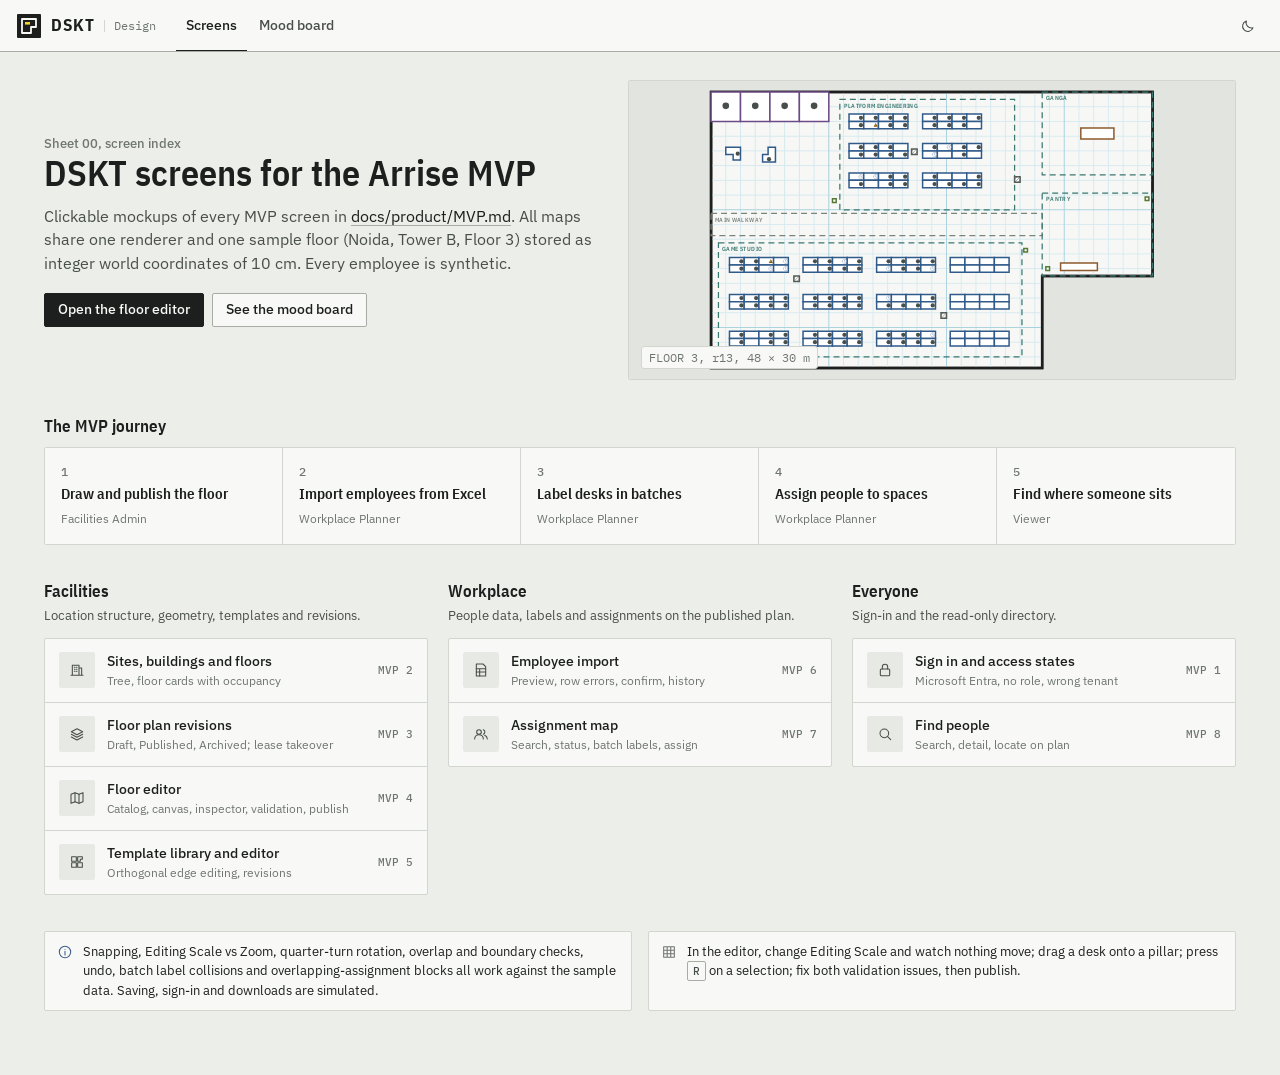
<file: design/index.html>
<!doctype html>
<html lang="en">
<head>
<meta charset="utf-8">
<meta name="viewport" content="width=device-width, initial-scale=1, viewport-fit=cover">
<title>DSKT Screen Atlas</title>
<link rel="stylesheet" href="assets/dskt.css">
<style>
  .hero { display: grid; grid-template-columns: minmax(0, 1fr) minmax(0, 1.1fr); gap: 32px; align-items: center; margin-bottom: 36px; }
  @media (max-width: 900px) { .hero { grid-template-columns: minmax(0, 1fr); } }
  .hero h1 { font-size: 36px; line-height: 1.08; }
  .hero .lede { font-size: 15.5px; color: var(--ink-2); max-width: 56ch; margin-top: 12px; }
  .hero-map { height: 300px; border: 1px solid var(--line); border-radius: var(--r-2); background: var(--canvas); overflow: hidden; position: relative; }
  .hero-map svg { width: 100%; height: 100%; display: block; }
  .hero-map .cap { position: absolute; left: 12px; bottom: 10px; font: 400 11.5px var(--f-mono); color: var(--ink-3); background: var(--surface); padding: 3px 7px; border-radius: 3px; border: 1px solid var(--line); }
  .journey { display: grid; grid-template-columns: repeat(5, minmax(0, 1fr)); gap: 0; border: 1px solid var(--line); border-radius: var(--r-2); background: var(--surface); overflow: hidden; }
  @media (max-width: 900px) { .journey { grid-template-columns: minmax(0, 1fr); } }
  .journey a { padding: 16px; border-right: 1px solid var(--line); text-decoration: none; color: var(--ink); display: flex; flex-direction: column; gap: 6px; }
  .journey a:last-child { border-right: 0; }
  .journey a:hover { background: var(--surface-2); }
  @media (max-width: 900px) { .journey a { border-right: 0; border-bottom: 1px solid var(--line); } .journey a:last-child { border-bottom: 0; } }
  .journey .step { font: 500 12px var(--f-mono); color: var(--ink-3); }
  .journey .who { font-size: 12px; color: var(--ink-3); }
  .journey b { font: 600 15px/1.25 var(--f-cond); }
  .groups { display: grid; grid-template-columns: repeat(3, minmax(0, 1fr)); gap: 20px; margin-top: 36px; }
  @media (max-width: 1000px) { .groups { grid-template-columns: minmax(0, 1fr); } }
  .group h2 { font-size: 17px; display: flex; gap: 8px; align-items: center; margin-bottom: 4px; }
  .group > p { color: var(--ink-2); font-size: 13px; margin-bottom: 12px; }
  .screen { display: grid; grid-template-columns: 36px minmax(0, 1fr) auto; gap: 12px; align-items: center; padding: 12px 14px; border-bottom: 1px solid var(--line); text-decoration: none; color: var(--ink); }
  .screen:last-child { border-bottom: 0; }
  .screen:hover { background: var(--surface-2); }
  .screen .ib { width: 36px; height: 36px; border-radius: var(--r-1); background: var(--surface-2); display: grid; place-items: center; color: var(--ink-2); }
  .screen b { display: block; font-weight: 500; }
  .screen small { display: block; color: var(--ink-3); font-size: 12px; }
  .screen .mvp { font: 500 11px var(--f-mono); color: var(--ink-3); }
  .foot { margin-top: 36px; display: grid; grid-template-columns: repeat(auto-fit, minmax(280px, 1fr)); gap: 16px; }
</style>
</head>
<body>
  <header class="topbar">
    <a class="brand" href="index.html" aria-label="DSKT home">
      <svg class="brand-mark" viewBox="0 0 26 26" aria-hidden="true"><rect class="bm-bg" x="1" y="1" width="24" height="24" rx="1"/><path class="bm-line" d="M6 6h14v8h-5v6H6z"/><rect class="bm-desk" x="9" y="9" width="5" height="2.6"/></svg>
      <span class="brand-name">DSKT</span><span class="brand-org">Design</span>
    </a>
    <nav class="nav" aria-label="Design pages"><div class="nav-group"><a href="index.html" aria-current="page">Screens</a><a href="moodboard.html">Mood board</a></div></nav>
    <div class="topbar-end"><button class="btn btn-ghost btn-icon" data-theme-toggle aria-label="Switch light or dark theme"><svg class="ico"><use href="#i-moon"/></svg></button></div>
  </header>

  <main class="page">
    <div class="hero">
      <div>
        <span class="eyebrow">Sheet 00, screen index</span>
        <h1>DSKT screens for the Arrise MVP</h1>
        <p class="lede">Clickable mockups of every MVP screen in <a href="../docs/product/MVP.md">docs/product/MVP.md</a>. All maps share one renderer and one sample floor (Noida, Tower B, Floor 3) stored as integer world coordinates of 10 cm. Every employee is synthetic.</p>
        <div class="row" style="margin-top:18px"><a class="btn btn-primary" href="editor.html">Open the floor editor</a><a class="btn" href="moodboard.html">See the mood board</a></div>
      </div>
      <div class="hero-map"><svg id="hero" aria-label="Floor 3 published plan" role="img"></svg><span class="cap">FLOOR 3, r13, 48 × 30 m</span></div>
    </div>

    <h2 style="font-size:17px;margin-bottom:10px">The MVP journey</h2>
    <div class="journey">
      <a href="editor.html"><span class="step">1</span><b>Draw and publish the floor</b><span class="who">Facilities Admin</span></a>
      <a href="import.html"><span class="step">2</span><b>Import employees from Excel</b><span class="who">Workplace Planner</span></a>
      <a href="assign.html"><span class="step">3</span><b>Label desks in batches</b><span class="who">Workplace Planner</span></a>
      <a href="assign.html"><span class="step">4</span><b>Assign people to spaces</b><span class="who">Workplace Planner</span></a>
      <a href="people.html"><span class="step">5</span><b>Find where someone sits</b><span class="who">Viewer</span></a>
    </div>

    <div class="groups">
      <section class="group">
        <h2>Facilities</h2><p>Location structure, geometry, templates and revisions.</p>
        <div class="panel">
          <a class="screen" href="locations.html"><span class="ib"><svg class="ico"><use href="#i-building"/></svg></span><span><b>Sites, buildings and floors</b><small>Tree, floor cards with occupancy</small></span><span class="mvp">MVP 2</span></a>
          <a class="screen" href="revisions.html"><span class="ib"><svg class="ico"><use href="#i-layers"/></svg></span><span><b>Floor plan revisions</b><small>Draft, Published, Archived; lease takeover</small></span><span class="mvp">MVP 3</span></a>
          <a class="screen" href="editor.html"><span class="ib"><svg class="ico"><use href="#i-map"/></svg></span><span><b>Floor editor</b><small>Catalog, canvas, inspector, validation, publish</small></span><span class="mvp">MVP 4</span></a>
          <a class="screen" href="templates.html"><span class="ib"><svg class="ico"><use href="#i-template"/></svg></span><span><b>Template library and editor</b><small>Orthogonal edge editing, revisions</small></span><span class="mvp">MVP 5</span></a>
        </div>
      </section>
      <section class="group">
        <h2>Workplace</h2><p>People data, labels and assignments on the published plan.</p>
        <div class="panel">
          <a class="screen" href="import.html"><span class="ib"><svg class="ico"><use href="#i-sheet"/></svg></span><span><b>Employee import</b><small>Preview, row errors, confirm, history</small></span><span class="mvp">MVP 6</span></a>
          <a class="screen" href="assign.html"><span class="ib"><svg class="ico"><use href="#i-users"/></svg></span><span><b>Assignment map</b><small>Search, status, batch labels, assign</small></span><span class="mvp">MVP 7</span></a>
        </div>
      </section>
      <section class="group">
        <h2>Everyone</h2><p>Sign-in and the read-only directory.</p>
        <div class="panel">
          <a class="screen" href="signin.html"><span class="ib"><svg class="ico"><use href="#i-lock"/></svg></span><span><b>Sign in and access states</b><small>Microsoft Entra, no role, wrong tenant</small></span><span class="mvp">MVP 1</span></a>
          <a class="screen" href="people.html"><span class="ib"><svg class="ico"><use href="#i-search"/></svg></span><span><b>Find people</b><small>Search, detail, locate on plan</small></span><span class="mvp">MVP 8</span></a>
        </div>
      </section>
    </div>

    <div class="foot">
      <div class="callout info"><svg class="ico"><use href="#i-info"/></svg><div>Snapping, Editing Scale vs Zoom, quarter-turn rotation, overlap and boundary checks, undo, batch label collisions and overlapping-assignment blocks all work against the sample data. Saving, sign-in and downloads are simulated.</div></div>
      <div class="callout"><svg class="ico"><use href="#i-grid"/></svg><div>In the editor, change Editing Scale and watch nothing move; drag a desk onto a pillar; press <kbd>R</kbd> on a selection; fix both validation issues, then publish.</div></div>
    </div>
  </main>

<script src="assets/dskt.js"></script>
<script>
  const svg = DSKT.setupMap(document.getElementById("hero"));
  const view = DSKT.MapView(svg, { panGate: () => true });
  DSKT.renderFloor(svg, { mode: "workplace", placements: DSKT.PLACEMENTS, status: (p) => DSKT.spaceStatus(p) });
  requestAnimationFrame(() => { view.fit(undefined, 12); DSKT.renderGrid(svg, view, 16); });
</script>
</body>
</html>
</file>
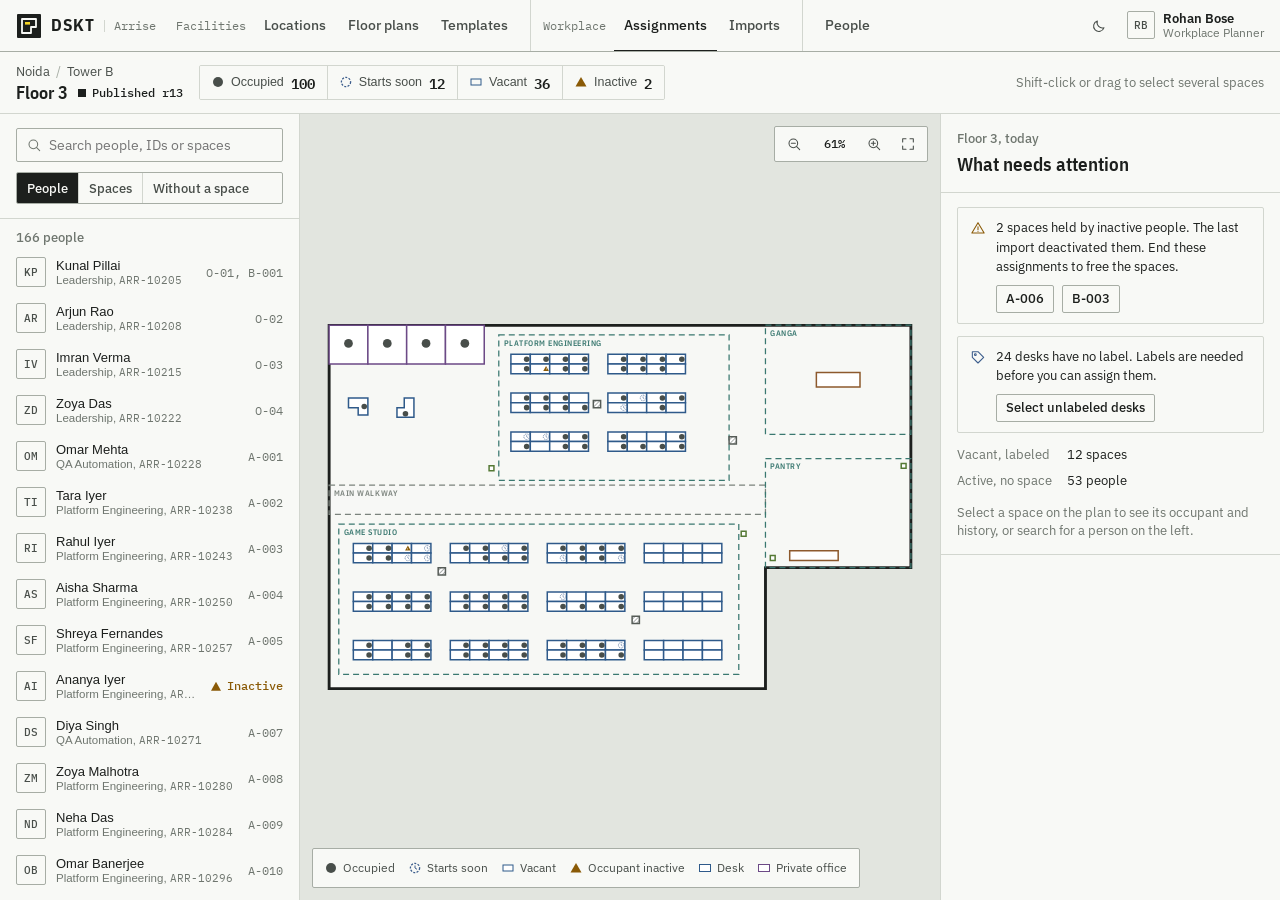
<file: design/assign.html>
<!doctype html>
<html lang="en">
<head>
<meta charset="utf-8">
<meta name="viewport" content="width=device-width, initial-scale=1, viewport-fit=cover">
<title>Floor 3 Assignments</title>
<link rel="stylesheet" href="assets/dskt.css">
<style>
  .floor-bar { display: flex; align-items: center; gap: 16px; flex-wrap: wrap; padding: 10px 16px; background: var(--surface); border-bottom: 1px solid var(--line); }
  .floor-bar h1 { font-size: 18px; display: flex; align-items: center; gap: 10px; }
  .floor-pick { display: flex; align-items: center; gap: 6px; }
  .floor-pick select { height: 30px; }
  .stats { display: flex; gap: 0; border: 1px solid var(--line); border-radius: var(--r-2); overflow: hidden; }
  .stat { display: flex; align-items: center; gap: 7px; padding: 5px 12px; border: 0; border-right: 1px solid var(--line); font-size: 12.5px; color: var(--ink-2); background: var(--surface); cursor: pointer; }
  .stat:last-child { border-right: 0; }
  .stat b { font: 600 14px var(--f-mono); color: var(--ink); }
  .stat[aria-pressed="true"] { background: var(--accent-soft); color: var(--accent); }
  .stat[aria-pressed="true"] b { color: var(--accent); }
  .glyph { width: 12px; height: 12px; flex: none; }

  .workspace { grid-template-columns: 300px minmax(0, 1fr) 340px; }
  .res { display: grid; grid-template-columns: 30px minmax(0, 1fr) auto; gap: 10px; align-items: center; padding: 8px 16px; width: 100%; border: 0; background: none; text-align: left; cursor: pointer; color: var(--ink); }
  .res:hover, .res[aria-selected="true"] { background: var(--surface-2); }
  .res b { display: block; font-weight: 500; font-size: 13px; white-space: nowrap; overflow: hidden; text-overflow: ellipsis; }
  .res small { display: block; font-size: 11.5px; color: var(--ink-3); white-space: nowrap; overflow: hidden; text-overflow: ellipsis; }
  .res .avatar { width: 30px; height: 30px; }
  .space-ico { width: 30px; height: 30px; border-radius: var(--r-1); display: grid; place-items: center; border: 1.5px solid var(--cat-desk); font: 600 9px var(--f-mono); color: var(--ink-2); }
  .res-group { padding: 10px 16px 4px; }

  .drawer-head { padding: 16px; border-bottom: 1px solid var(--line); display: flex; flex-direction: column; gap: 6px; }
  .drawer-head h2 { font: 500 22px var(--f-mono); }
  .occupant { display: grid; grid-template-columns: 40px minmax(0, 1fr); gap: 12px; align-items: center; }
  .occupant .avatar { width: 40px; height: 40px; font-size: 13px; }
  .timeline { list-style: none; margin: 0; padding: 0; display: flex; flex-direction: column; }
  .timeline li { display: grid; grid-template-columns: 14px minmax(0, 1fr); gap: 10px; padding-bottom: 12px; position: relative; font-size: 13px; }
  .timeline li::before { content: ""; position: absolute; left: 6px; top: 14px; bottom: 0; width: 1px; background: var(--line); }
  .timeline li:last-child::before { display: none; }
  .timeline .dot { width: 13px; height: 13px; border-radius: 50%; border: 2px solid var(--ink-3); background: var(--surface); margin-top: 3px; }
  .timeline .dot.now { border-color: var(--ok); background: var(--ok); }
  .timeline .dot.next { border-color: var(--info); border-style: dashed; }
  .combo-list { border: 1px solid var(--line); border-radius: var(--r-1); max-height: 180px; overflow: auto; }
  .combo-list button { display: flex; width: 100%; gap: 8px; align-items: center; padding: 7px 10px; border: 0; border-bottom: 1px solid var(--line); background: var(--surface); text-align: left; cursor: pointer; color: var(--ink); font-size: 13px; }
  .combo-list button:last-child { border-bottom: 0; }
  .combo-list button:hover, .combo-list button[aria-selected="true"] { background: var(--accent-soft); }
  .two { display: grid; grid-template-columns: 1fr 1fr; gap: 10px; }
  .label-preview { max-height: 260px; overflow: auto; border: 1px solid var(--line); border-radius: var(--r-1); }
  .label-preview table.data td, .label-preview table.data th { padding: 6px 10px; }
  .legend-card { left: 12px; bottom: 12px; padding: 10px 12px; }
  .zoom-card { right: 12px; top: 12px; display: flex; padding: 3px; gap: 2px; align-items: center; }
  .zoom-card output { font: 500 12px var(--f-mono); min-width: 44px; text-align: center; }
  .sel-bar { top: 12px; left: 50%; transform: translateX(-50%); padding: 6px 6px 6px 14px; display: flex; gap: 12px; align-items: center; font-size: 13px; white-space: nowrap; }
</style>
</head>
<body>
<div class="app">
  <header class="topbar">
    <a class="brand" href="index.html" aria-label="DSKT home">
      <svg class="brand-mark" viewBox="0 0 26 26" aria-hidden="true"><rect class="bm-bg" x="1" y="1" width="24" height="24" rx="1"/><path class="bm-line" d="M6 6h14v8h-5v6H6z"/><rect class="bm-desk" x="9" y="9" width="5" height="2.6"/></svg>
      <span class="brand-name">DSKT</span><span class="brand-org">Arrise</span>
    </a>
    <nav class="nav" aria-label="Primary">
      <div class="nav-group"><span class="nav-group-label">Facilities</span><a href="locations.html">Locations</a><a href="revisions.html">Floor plans</a><a href="templates.html">Templates</a></div>
      <div class="nav-group"><span class="nav-group-label">Workplace</span><a href="assign.html" aria-current="page">Assignments</a><a href="import.html">Imports</a></div>
      <div class="nav-group"><a href="people.html">People</a></div>
    </nav>
    <div class="topbar-end">
      <button class="btn btn-ghost btn-icon" data-theme-toggle aria-label="Switch light or dark theme"><svg class="ico"><use href="#i-moon"/></svg></button>
      <div class="user"><span class="avatar">RB</span><div class="user-meta"><b>Rohan Bose</b><span>Workplace Planner</span></div></div>
    </div>
  </header>

  <div class="floor-bar desktop-only">
    <div>
      <div class="crumbs" style="margin:0 0 2px"><a href="locations.html">Noida</a><span class="sep">/</span><a href="locations.html">Tower B</a></div>
      <h1>Floor 3 <span class="badge published">Published r13</span></h1>
    </div>
    <div class="stats" role="group" aria-label="Filter spaces by status" id="stats"></div>
    <div class="spacer"></div>
    <span class="subtle" style="font-size:12.5px">Shift-click or drag to select several spaces</span>
  </div>

  <div class="workspace desktop-only">
    <aside class="side" aria-label="Search people and spaces">
      <div class="side-section stack" style="gap:10px">
        <div class="search"><svg class="ico"><use href="#i-search"/></svg><input class="input" id="q" type="search" placeholder="Search people, IDs or spaces" aria-label="Search people, employee IDs or space labels" autocomplete="off"></div>
        <div class="seg" role="group" aria-label="Result type" id="kind">
          <button data-kind="people" aria-pressed="true">People</button><button data-kind="spaces" aria-pressed="false">Spaces</button><button data-kind="unassigned" aria-pressed="false">Without a space</button>
        </div>
      </div>
      <div class="side-scroll" id="results" role="listbox" aria-label="Results"></div>
    </aside>

    <main class="canvas-wrap" aria-label="Floor 3 assignment map. Space details appear in the panel on the right.">
      <svg class="map" id="map" role="img" aria-label="Floor 3 published plan with assignment status"></svg>
      <div class="floating zoom-card">
        <button class="btn btn-ghost btn-icon btn-sm" id="zoom-out" aria-label="Zoom out"><svg class="ico"><use href="#i-zoomOut"/></svg></button>
        <output id="zoom-val">100%</output>
        <button class="btn btn-ghost btn-icon btn-sm" id="zoom-in" aria-label="Zoom in"><svg class="ico"><use href="#i-zoomIn"/></svg></button>
        <button class="btn btn-ghost btn-icon btn-sm" id="zoom-fit" aria-label="Fit floor"><svg class="ico"><use href="#i-fit"/></svg></button>
      </div>
      <div class="floating sel-bar" id="sel-bar" hidden>
        <span><b id="sel-n">0</b> spaces selected</span>
        <button class="btn btn-sm btn-primary" id="open-label"><svg class="ico"><use href="#i-tag"/></svg> Label spaces</button>
        <button class="btn btn-sm btn-ghost" id="clear-sel">Clear</button>
      </div>
      <div class="floating legend-card">
        <div class="legend">
          <span><svg class="glyph" viewBox="0 0 12 12"><circle cx="6" cy="6" r="5" fill="var(--ink-2)"/></svg>Occupied</span>
          <span><svg class="glyph" viewBox="0 0 12 12"><circle cx="6" cy="6" r="4.6" fill="none" stroke="var(--info)" stroke-dasharray="2 1.4" stroke-width="1.3"/><path d="M6 3.5V6l2 1.3" stroke="var(--info)" fill="none"/></svg>Starts soon</span>
          <span><svg class="glyph" viewBox="0 0 12 12"><rect x="1" y="3" width="10" height="6" fill="var(--el-fill)" stroke="var(--cat-desk)"/></svg>Vacant</span>
          <span><svg class="glyph" viewBox="0 0 12 12"><path d="M6 1 11.5 10.5H.5z" fill="var(--warn)"/></svg>Occupant inactive</span>
          <span><span class="swatch" style="color:var(--cat-desk)"></span>Desk</span>
          <span><span class="swatch" style="color:var(--cat-office)"></span>Private office</span>
        </div>
      </div>
      <div class="tip" id="tip" hidden></div>
    </main>

    <aside class="side right" aria-label="Details" id="drawer"></aside>
  </div>

  <div class="desktop-only-msg">
    <div class="stack" style="max-width:420px;text-align:center;align-items:center">
      <h2>Assignments need a larger screen</h2>
      <p class="muted">Assigning and labeling spaces works on desktop and laptop screens. On this device you can <a href="people.html">look someone up</a>.</p>
    </div>
  </div>
</div>

<div class="scrim" id="label-dialog" hidden>
  <div class="dialog" role="dialog" aria-modal="true" aria-labelledby="lbl-title" style="width:min(620px,100%)">
    <div class="dialog-head"><h2 id="lbl-title">Label <span id="lbl-n">0</span> spaces</h2><p class="muted" style="margin-top:4px">Labels apply together or not at all.</p></div>
    <div class="dialog-body">
      <div class="two">
        <div class="field"><label for="lbl-prefix">Prefix</label><input class="input mono" id="lbl-prefix" value="B-"></div>
        <div class="field"><label for="lbl-start">Starting number</label><input class="input mono" id="lbl-start" type="number" min="0" value="73"><span class="hint">B-001 to B-072 already exist</span></div>
        <div class="field"><label for="lbl-width">Digits</label><input class="input mono" id="lbl-width" type="number" min="1" max="6" value="3"><span class="hint">3 digits → 073</span></div>
        <div class="field"><label for="lbl-order">Order</label>
          <select class="input" id="lbl-order">
            <option value="rows">Rows, left to right</option>
            <option value="snake">Rows, alternating direction</option>
            <option value="cols">Columns, top to bottom</option>
          </select></div>
      </div>
      <div id="lbl-status"></div>
      <div class="label-preview"><table class="data"><thead><tr><th>#</th><th>Current</th><th>New label</th><th>Status</th></tr></thead><tbody id="lbl-rows"></tbody></table></div>
    </div>
    <div class="dialog-foot">
      <button class="btn" id="lbl-cancel">Cancel</button>
      <button class="btn btn-primary" id="lbl-apply">Apply labels</button>
    </div>
  </div>
</div>

<script src="assets/dskt.js"></script>
<script>
(function () {
  const D = DSKT, T = D.TEMPLATES;
  const $ = (id) => document.getElementById(id);
  const svg = D.setupMap($("map"));
  const placements = D.PLACEMENTS.map((p) => ({ ...p }));
  let assignments = D.ASSIGNMENTS.map((a) => ({ ...a }));
  const spaces = () => placements.filter((p) => T[p.tpl].assignable);
  const byId = (id) => placements.find((p) => p.id === id);
  const status = (p) => D.spaceStatus(p, assignments);
  const fmt = (d) => new Date(d + "T00:00:00Z").toLocaleDateString("en-GB", { day: "numeric", month: "short", year: "numeric", timeZone: "UTC" });
  const TODAY = "2026-10-06";

  let selected = new Set(), filter = null, kind = "people", focusEmp = null, highlight = new Set();

  const view = D.MapView(svg, { onChange: () => ($("zoom-val").textContent = view.zoomPercent() + "%"), panGate: (e) => !e.target.closest(".hit") && !e.shiftKey });
  function draw() {
    D.renderFloor(svg, {
      mode: "workplace", placements, selected, highlight, status,
      dim: (p) => filter && T[p.tpl].assignable && status(p).state !== filter,
    });
    $("sel-bar").hidden = selected.size < 2;
    $("sel-n").textContent = selected.size;
  }

  /* ---------- stats / filters ---------- */
  const STATES = [
    ["occupied", "Occupied", '<circle cx="6" cy="6" r="5" fill="var(--ink-2)"/>'],
    ["future", "Starts soon", '<circle cx="6" cy="6" r="4.6" fill="none" stroke="var(--info)" stroke-dasharray="2 1.4" stroke-width="1.3"/>'],
    ["vacant", "Vacant", '<rect x="1" y="3" width="10" height="6" fill="none" stroke="var(--cat-desk)"/>'],
    ["inactive", "Inactive", '<path d="M6 1 11.5 10.5H.5z" fill="var(--warn)"/>'],
  ];
  function renderStats() {
    const c = { occupied: 0, future: 0, vacant: 0, inactive: 0 };
    spaces().forEach((p) => c[status(p).state]++);
    $("stats").innerHTML = STATES.map(([k, l, g]) => `<button class="stat" data-f="${k}" aria-pressed="${filter === k}"><svg class="glyph" viewBox="0 0 12 12">${g}</svg>${l} <b>${c[k]}</b></button>`).join("");
  }
  $("stats").addEventListener("click", (e) => {
    const b = e.target.closest("[data-f]"); if (!b) return;
    filter = filter === b.dataset.f ? null : b.dataset.f;
    renderStats(); draw();
    if (filter) { kind = "spaces"; syncKind(); renderResults(); }
  });

  /* ---------- search results ---------- */
  function syncKind() { document.querySelectorAll("#kind button").forEach((b) => b.setAttribute("aria-pressed", b.dataset.kind === kind)); }
  $("kind").addEventListener("click", (e) => { const b = e.target.closest("[data-kind]"); if (!b) return; kind = b.dataset.kind; syncKind(); renderResults(); });
  $("q").addEventListener("input", renderResults);
  function assignmentsOf(empId) { return assignments.filter((a) => a.emp === empId); }
  function renderResults() {
    const q = $("q").value.trim().toLowerCase();
    let html = "";
    if (kind === "spaces") {
      const list = spaces().filter((p) => (!filter || status(p).state === filter) && (!q || (p.label || "unlabeled").toLowerCase().includes(q) || (status(p).emp && status(p).emp.name.toLowerCase().includes(q))));
      html = `<div class="res-group eyebrow">${list.length} spaces</div>` + list.slice(0, 120).map((p) => {
        const s = status(p);
        const sub = s.state === "vacant" ? "Vacant" : s.state === "future" ? `${s.emp.name}, from ${fmt(s.a.start)}` : s.state === "inactive" ? `${s.emp.name}, inactive` : s.emp.name;
        return `<button class="res" role="option" data-space="${p.id}" aria-selected="${selected.has(p.id)}"><span class="space-ico" style="border-color:var(--cat-${T[p.tpl].color})">${p.tpl === "office" ? "OFF" : "DSK"}</span><span><b class="mono">${p.label || "Unlabeled"}</b><small>${D.esc(sub)}</small></span>${s.state === "inactive" ? '<span class="badge warn">Inactive</span>' : ""}</button>`;
      }).join("");
    } else {
      const people = D.PEOPLE.filter((e) => {
        const has = assignmentsOf(e.id).length > 0;
        if (kind === "unassigned" && (has || e.status === "Inactive")) return false;
        return !q || e.name.toLowerCase().includes(q) || e.id.toLowerCase().includes(q) || e.teamName.toLowerCase().includes(q);
      });
      html = `<div class="res-group eyebrow">${people.length} ${kind === "unassigned" ? "active people without a space" : "people"}</div>` + people.slice(0, 120).map((e) => {
        const as = assignmentsOf(e.id);
        const where = as.map((a) => byId(a.pid).label + (a.state === "future" ? " (soon)" : "")).join(", ");
        return `<button class="res" role="option" data-emp="${e.id}" aria-selected="${focusEmp === e.id}"><span class="avatar">${D.initials(e.name)}</span><span><b>${D.esc(e.name)}</b><small>${e.teamName}, <span class="mono">${e.id}</span></small></span>${e.status === "Inactive" ? '<span class="badge warn">Inactive</span>' : `<span class="mono subtle" style="font-size:12px">${where || "None"}</span>`}</button>`;
      }).join("");
    }
    $("results").innerHTML = html;
  }
  $("results").addEventListener("click", (e) => {
    const s = e.target.closest("[data-space]"), p = e.target.closest("[data-emp]");
    if (s) { selected = new Set([s.dataset.space]); focusEmp = null; highlight = new Set(); zoomTo([s.dataset.space]); showSpace(s.dataset.space); }
    if (p) {
      focusEmp = p.dataset.emp; selected = new Set();
      const ids = assignmentsOf(focusEmp).map((a) => a.pid);
      highlight = new Set(ids);
      if (ids.length) zoomTo(ids);
      showEmployee(focusEmp);
    }
    draw(); renderResults();
  });
  function zoomTo(ids) {
    const b = D.bbox(ids.flatMap((id) => D.worldPoly(byId(id))));
    view.fit({ minX: b.minX - 40, maxX: b.maxX + 40, minY: b.minY - 30, maxY: b.maxY + 30 }, 0);
  }

  /* ---------- map interaction ---------- */
  let marquee = null;
  svg.addEventListener("pointerdown", (e) => {
    const hit = e.target.closest(".hit");
    const w = view.toWorld(e);
    if (hit) {
      const id = hit.dataset.id;
      if (e.shiftKey || e.metaKey) { selected.has(id) ? selected.delete(id) : selected.add(id); }
      else selected = new Set([id]);
      focusEmp = null; highlight = new Set();
      selected.size === 1 ? showSpace([...selected][0]) : showMulti();
      draw();
    } else if (e.shiftKey) {
      marquee = { x0: w.x, y0: w.y, x1: w.x, y1: w.y };
      svg.setPointerCapture(e.pointerId);
    }
  });
  svg.addEventListener("pointermove", (e) => {
    const w = view.toWorld(e);
    if (marquee) {
      marquee.x1 = w.x; marquee.y1 = w.y;
      const r = marquee;
      svg.querySelector(".layer-preview").innerHTML = `<rect class="marquee" x="${Math.min(r.x0, r.x1)}" y="${Math.min(r.y0, r.y1)}" width="${Math.abs(r.x1 - r.x0)}" height="${Math.abs(r.y1 - r.y0)}"/>`;
      return;
    }
    const hit = e.target.closest(".hit");
    const tip = $("tip");
    if (!hit || view.panning) { tip.hidden = true; return; }
    const p = byId(hit.dataset.id), s = status(p), t = T[p.tpl];
    const rect = svg.getBoundingClientRect();
    tip.innerHTML = `<h4>${p.label || "Unlabeled"}</h4><div class="subtle" style="margin-bottom:6px">${t.name}</div>` +
      (s.emp ? `<div><b>${D.esc(s.emp.name)}</b></div><div class="subtle">${s.emp.teamName}</div>` : `<div class="subtle">Vacant</div>`) +
      (s.state === "future" ? `<div style="margin-top:4px;color:var(--info)">Starts ${fmt(s.a.start)}</div>` : "") +
      (s.state === "inactive" ? `<div style="margin-top:4px;color:var(--warn)">Occupant is inactive</div>` : "");
    tip.style.left = Math.min(e.clientX - rect.left + 14, rect.width - 270) + "px";
    tip.style.top = e.clientY - rect.top + 14 + "px";
    tip.hidden = false;
  });
  svg.addEventListener("pointerleave", () => ($("tip").hidden = true));
  svg.addEventListener("pointerup", () => {
    if (!marquee) return;
    const r = marquee; marquee = null;
    svg.querySelector(".layer-preview").innerHTML = "";
    const box = { minX: Math.min(r.x0, r.x1), maxX: Math.max(r.x0, r.x1), minY: Math.min(r.y0, r.y1), maxY: Math.max(r.y0, r.y1) };
    spaces().forEach((p) => { const b = D.bbox(D.worldPoly(p)); if (b.minX >= box.minX && b.maxX <= box.maxX && b.minY >= box.minY && b.maxY <= box.maxY) selected.add(p.id); });
    selected.size === 1 ? showSpace([...selected][0]) : selected.size ? showMulti() : showOverview();
    draw();
  });
  $("zoom-in").onclick = () => view.zoomBy(0.8);
  $("zoom-out").onclick = () => view.zoomBy(1.25);
  $("zoom-fit").onclick = () => view.fit();
  $("clear-sel").onclick = () => { selected = new Set(); draw(); showOverview(); };
  document.addEventListener("keydown", (e) => { if (e.key === "Escape" && $("label-dialog").hidden) { selected = new Set(); draw(); showOverview(); } });

  /* ---------- drawer ---------- */
  const drawer = $("drawer");
  function showOverview() {
    const vacantLabeled = spaces().filter((p) => p.label && status(p).state === "vacant").length;
    const unlabeled = spaces().filter((p) => !p.label).length;
    const without = D.PEOPLE.filter((e) => e.status === "Active" && !assignmentsOf(e.id).length).length;
    const inactive = spaces().filter((p) => status(p).state === "inactive");
    drawer.innerHTML = `
      <div class="drawer-head"><span class="eyebrow">Floor 3, today</span><h2 style="font-family:var(--f-cond);font-weight:600;font-size:19px">What needs attention</h2></div>
      <div class="side-scroll"><div class="side-section stack">
        ${inactive.length ? `<div class="callout warn"><svg class="ico"><use href="#i-alert"/></svg><div>${inactive.length} spaces held by inactive people. The last import deactivated them. End these assignments to free the spaces.<div class="row" style="margin-top:8px">${inactive.map((p) => `<button class="btn btn-sm" data-goto="${p.id}">${p.label}</button>`).join("")}</div></div></div>` : ""}
        ${unlabeled ? `<div class="callout info"><svg class="ico"><use href="#i-tag"/></svg><div>${unlabeled} desks have no label. Labels are needed before you can assign them. <button class="btn btn-sm" style="margin-top:8px" id="pick-unlabeled">Select unlabeled desks</button></div></div>` : ""}
        <dl class="kv">
          <dt>Vacant, labeled</dt><dd class="num">${vacantLabeled} spaces</dd>
          <dt>Active, no space</dt><dd class="num">${without} people</dd>
        </dl>
        <p class="subtle" style="font-size:12.5px">Select a space on the plan to see its occupant and history, or search for a person on the left.</p>
      </div></div>`;
  }
  drawer.addEventListener("click", (e) => {
    const g = e.target.closest("[data-goto]");
    if (g) { selected = new Set([g.dataset.goto]); zoomTo([g.dataset.goto]); showSpace(g.dataset.goto); draw(); return; }
    if (e.target.closest("#pick-unlabeled")) { selected = new Set(spaces().filter((p) => !p.label).map((p) => p.id)); zoomTo([...selected]); showMulti(); draw(); return; }
    const end = e.target.closest("[data-end]");
    if (end) { endAssignment(end.dataset.end); return; }
    if (e.target.closest("#start-assign")) { showAssignForm([...selected][0]); return; }
    if (e.target.closest("#open-label-2")) openLabel();
    const empLink = e.target.closest("[data-emp-link]");
    if (empLink) { focusEmp = empLink.dataset.empLink; highlight = new Set(assignmentsOf(focusEmp).map((a) => a.pid)); selected = new Set(); showEmployee(focusEmp); draw(); }
  });

  function historyFor(p) {
    // Illustrative earlier occupant.
    const s = status(p);
    const items = [];
    if (s.next) items.push(`<li><span class="dot next"></span><span><b>${D.esc(D.PEOPLE_BY_ID[s.next.emp].name)}</b><br><span class="subtle">From ${fmt(s.next.start)}</span></span></li>`);
    if (s.state === "future") items.push(`<li><span class="dot next"></span><span><b>${D.esc(s.emp.name)}</b><br><span class="subtle">From ${fmt(s.a.start)}, no end date</span></span></li>`);
    if (s.a && s.state !== "future") items.push(`<li><span class="dot now"></span><span><b>${D.esc(s.emp.name)}</b> <span class="subtle">now</span><br><span class="subtle">Since ${fmt(s.a.start)}, no end date</span></span></li>`);
    items.push(`<li><span class="dot"></span><span>Ishaan Mehta<br><span class="subtle">12 Feb 2024 to 28 Feb 2025</span></span></li>`);
    return `<ol class="timeline">${items.join("")}</ol>`;
  }

  function showSpace(id) {
    const p = byId(id), t = T[p.tpl], s = status(p);
    let occ = "";
    if (s.emp) {
      occ = `<div class="occupant"><span class="avatar">${D.initials(s.emp.name)}</span><div><b><a href="#" data-emp-link="${s.emp.id}">${D.esc(s.emp.name)}</a></b><div class="subtle" style="font-size:12.5px">${s.emp.title}, ${s.emp.teamName}</div><div class="mono subtle" style="font-size:12px">${s.emp.id}</div></div></div>
        ${s.state === "inactive" ? `<div class="callout warn"><svg class="ico"><use href="#i-alert"/></svg><div>${D.esc(s.emp.name)} was marked inactive by the import on 3 Oct 2026. Their assignment stays until you end it.</div></div>` : ""}
        ${s.state === "future" ? `<div class="callout info"><svg class="ico"><use href="#i-clock"/></svg><div>Moves in on ${fmt(s.a.start)}. The space is vacant until then.</div></div>` : ""}
        <div class="row"><button class="btn btn-sm" data-end="${s.a.id}">${s.state === "future" ? "Cancel upcoming assignment" : "End assignment"}</button><button class="btn btn-sm btn-ghost" id="start-assign">Schedule next occupant</button></div>`;
    } else {
      occ = p.label
        ? `<div class="callout ok"><svg class="ico"><use href="#i-check"/></svg><div>Vacant and ready to assign.</div></div><button class="btn btn-primary" id="start-assign"><svg class="ico"><use href="#i-user"/></svg> Assign someone</button>`
        : `<div class="callout info"><svg class="ico"><use href="#i-tag"/></svg><div>This desk needs a label before anyone can be assigned to it.</div></div><button class="btn" id="open-label-2"><svg class="ico"><use href="#i-tag"/></svg> Label this space</button>`;
    }
    drawer.innerHTML = `
      <div class="drawer-head"><span class="eyebrow">${t.category}</span><h2>${p.label || "Unlabeled"}</h2>
        <div class="row"><span class="tag"><span class="swatch" style="color:var(--cat-${t.color})"></span>${t.name}</span></div></div>
      <div class="side-scroll">
        <div class="side-section stack"><h3 class="eyebrow">Occupant</h3>${occ}</div>
        <div class="side-section stack"><h3 class="eyebrow">History</h3>${historyFor(p)}</div>
        <div class="side-section"><dl class="kv"><dt>Zone</dt><dd>${zoneOf(p)}</dd><dt>Space ID</dt><dd class="mono">${p.id}</dd></dl></div>
      </div>`;
  }
  function zoneOf(p) {
    const b = D.bbox(D.worldPoly(p));
    const z = placements.find((q) => T[q.tpl].cls === "zone" && T[q.tpl].color === "zone" && (() => { const zb = D.bbox(D.worldPoly(q)); return b.minX >= zb.minX && b.maxX <= zb.maxX && b.minY >= zb.minY && b.maxY <= zb.maxY; })());
    return z ? z.label : "None";
  }

  function showMulti() {
    const list = [...selected].map(byId);
    const c = { occupied: 0, future: 0, vacant: 0, inactive: 0 };
    list.forEach((p) => c[status(p).state]++);
    drawer.innerHTML = `
      <div class="drawer-head"><span class="eyebrow">Selection</span><h2 style="font-family:var(--f-cond);font-weight:600;font-size:19px">${list.length} spaces</h2></div>
      <div class="side-scroll"><div class="side-section stack">
        <dl class="kv"><dt>Occupied</dt><dd class="num">${c.occupied}</dd><dt>Starts soon</dt><dd class="num">${c.future}</dd><dt>Vacant</dt><dd class="num">${c.vacant}</dd><dt>Inactive occupant</dt><dd class="num">${c.inactive}</dd><dt>Unlabeled</dt><dd class="num">${list.filter((p) => !p.label).length}</dd></dl>
        <button class="btn btn-primary" id="open-label-2"><svg class="ico"><use href="#i-tag"/></svg> Label ${list.length} spaces</button>
        <p class="subtle" style="font-size:12.5px">Shift-click a space to add or remove it. Shift-drag on empty floor to select an area.</p>
      </div></div>`;
  }

  function showEmployee(empId) {
    const e = D.PEOPLE_BY_ID[empId];
    const as = assignmentsOf(empId);
    const mgr = e.manager ? D.PEOPLE_BY_ID[e.manager] : null;
    drawer.innerHTML = `
      <div class="drawer-head"><span class="eyebrow">Person</span>
        <div class="occupant"><span class="avatar">${D.initials(e.name)}</span><div><h2 style="font-family:var(--f-cond);font-weight:600;font-size:19px">${D.esc(e.name)}</h2><div class="subtle" style="font-size:12.5px">${e.title}</div></div></div>
        ${e.status === "Inactive" ? '<span class="badge warn">Inactive</span>' : '<span class="badge ok">Active</span>'}</div>
      <div class="side-scroll">
        <div class="side-section stack"><h3 class="eyebrow">Spaces, ${as.length}</h3>
          ${as.length ? as.map((a) => { const p = byId(a.pid); return `<div class="row" style="justify-content:space-between"><span><b class="mono">${p.label}</b> <span class="subtle">${T[p.tpl].category}</span><br><span class="subtle" style="font-size:12px">${a.state === "future" ? "From" : "Since"} ${fmt(a.start)}</span></span><button class="btn btn-sm" data-end="${a.id}">End</button></div>`; }).join("<hr class='divider'>") : '<p class="subtle">No space yet. Select a vacant space on the plan, then choose Assign someone.</p>'}
          ${as.length > 1 ? '<p class="hint">People can hold more than one space, for example an office and a studio desk.</p>' : ""}
        </div>
        <div class="side-section"><dl class="kv">
          <dt>Employee ID</dt><dd class="mono">${e.id}</dd><dt>Team</dt><dd>${e.teamName}</dd><dt>Department</dt><dd>${e.dept}</dd>
          <dt>Manager</dt><dd>${mgr ? D.esc(mgr.name) : "None"}</dd><dt>Email</dt><dd>${e.email}</dd><dt>Site</dt><dd>${e.site}</dd></dl></div>
      </div>`;
  }

  /* ---------- assign ---------- */
  function showAssignForm(spaceId) {
    const p = byId(spaceId), s = status(p);
    const minStart = s.emp && s.state !== "future" ? "" : TODAY;
    drawer.innerHTML = `
      <div class="drawer-head"><span class="eyebrow">Assign</span><h2>${p.label}</h2></div>
      <form class="side-scroll" id="assign-form" novalidate><div class="side-section stack">
        <div class="field"><label for="emp-q">Person</label>
          <div class="search"><svg class="ico"><use href="#i-search"/></svg><input class="input" id="emp-q" placeholder="Name or employee ID" autocomplete="off" role="combobox" aria-controls="emp-list" aria-expanded="true"></div>
          <div class="combo-list" id="emp-list" role="listbox"></div></div>
        <div id="emp-ctx"></div>
        <div class="two">
          <div class="field"><label for="a-start">Starts</label><input class="input" type="date" id="a-start" value="${s.emp && s.state !== "future" ? "2026-10-12" : TODAY}"></div>
          <div class="field"><label for="a-end">Ends <span class="subtle">(optional)</span></label><input class="input" type="date" id="a-end"></div>
        </div>
        <div id="a-err" role="alert"></div>
        <div class="row"><button class="btn btn-primary" type="submit" id="a-save" disabled>Save assignment</button><button class="btn btn-ghost" type="button" id="a-cancel">Cancel</button></div>
      </div></form>`;
    let chosen = null;
    const list = $("emp-list");
    function renderList() {
      const q = $("emp-q").value.toLowerCase();
      const ppl = D.PEOPLE.filter((e) => e.status === "Active" && (!q || e.name.toLowerCase().includes(q) || e.id.toLowerCase().includes(q)))
        .sort((a, b) => assignmentsOf(a.id).length - assignmentsOf(b.id).length).slice(0, 8);
      list.innerHTML = ppl.map((e) => `<button type="button" role="option" data-pick="${e.id}" aria-selected="${chosen === e.id}"><span class="avatar" style="width:24px;height:24px;font-size:10px">${D.initials(e.name)}</span><span style="flex:1">${D.esc(e.name)} <span class="subtle mono" style="font-size:11.5px">${e.id}</span></span><span class="subtle" style="font-size:12px">${assignmentsOf(e.id).map((a) => byId(a.pid).label).join(", ") || "No space"}</span></button>`).join("");
    }
    renderList();
    $("emp-q").addEventListener("input", renderList);
    list.addEventListener("click", (e) => {
      const b = e.target.closest("[data-pick]"); if (!b) return;
      chosen = b.dataset.pick; renderList();
      const emp = D.PEOPLE_BY_ID[chosen], as = assignmentsOf(chosen);
      $("emp-ctx").innerHTML = `<div class="callout ${as.length ? "info" : "ok"}"><svg class="ico"><use href="#i-${as.length ? "info" : "check"}"/></svg><div><b>${D.esc(emp.name)}</b>, ${emp.teamName}<br>${as.length ? `Already holds ${as.map((a) => byId(a.pid).label).join(", ")}. This adds another space; it doesn’t move them.` : "Has no space today."}</div></div>`;
      check();
    });
    function check() {
      const start = $("a-start").value, end = $("a-end").value;
      let err = "";
      if (end && end < start) err = "The end date is before the start date.";
      else if (s.emp && s.state !== "future" && start <= TODAY) err = `${p.label} is assigned to ${s.emp.name} with no end date. End that assignment first, or pick a start date after it ends.`;
      $("a-err").innerHTML = err ? `<div class="callout crit"><svg class="ico"><use href="#i-alert"/></svg><div>${err}<br><code>ASSIGNMENT_OVERLAP</code></div></div>` : "";
      $("a-save").disabled = !chosen || !!err;
    }
    $("a-start").addEventListener("change", check); $("a-end").addEventListener("change", check);
    check();
    $("a-cancel").onclick = () => showSpace(spaceId);
    $("assign-form").addEventListener("submit", (e) => {
      e.preventDefault();
      if (!chosen) return;
      const start = $("a-start").value;
      if (s.emp && s.state !== "future") { const cur = assignments.find((a) => a.id === s.a.id); cur.end = new Date(new Date(start) - 864e5).toISOString().slice(0, 10); }
      assignments.push({ id: "as_n" + Date.now(), pid: spaceId, emp: chosen, start, end: $("a-end").value || null, state: start > TODAY ? "future" : "current" });
      D.toast(`Assigned ${D.PEOPLE_BY_ID[chosen].name} to ${p.label}`);
      renderStats(); draw(); renderResults(); showSpace(spaceId);
    });
    $("emp-q").focus();
  }
  function endAssignment(aid) {
    const a = assignments.find((x) => x.id === aid);
    const p = byId(a.pid), emp = D.PEOPLE_BY_ID[a.emp];
    assignments = assignments.filter((x) => x.id !== aid);
    D.toast(`${a.state === "future" ? "Cancelled" : "Ended"} ${emp.name}’s assignment to ${p.label}`);
    renderStats(); draw(); renderResults();
    focusEmp ? showEmployee(focusEmp) : showSpace(p.id);
  }

  /* ---------- batch labels ---------- */
  function orderedSelection() {
    const list = [...selected].map(byId).map((p) => ({ p, b: D.bbox(D.worldPoly(p)) }));
    const order = $("lbl-order").value;
    const rowKey = (x) => Math.round(x.b.minY / 4);
    if (order === "cols") list.sort((a, b) => a.b.minX - b.b.minX || a.b.minY - b.b.minY);
    else {
      list.sort((a, b) => rowKey(a) - rowKey(b) || a.b.minX - b.b.minX);
      if (order === "snake") {
        const rows = [...new Set(list.map(rowKey))];
        const out = [];
        rows.forEach((r, i) => { const row = list.filter((x) => rowKey(x) === r); out.push(...(i % 2 ? row.reverse() : row)); });
        return out.map((x) => x.p);
      }
    }
    return list.map((x) => x.p);
  }
  function previewLabels() {
    const prefix = $("lbl-prefix").value, start = +$("lbl-start").value, width = +$("lbl-width").value;
    const list = orderedSelection();
    const others = new Map(placements.filter((p) => p.label && !selected.has(p.id)).map((p) => [p.label, p]));
    let blocked = 0;
    const rows = list.map((p, i) => {
      const lbl = prefix + String(start + i).padStart(width, "0");
      const clash = others.get(lbl);
      if (clash) blocked++;
      return `<tr><td class="num">${i + 1}</td><td class="mono subtle">${p.label || "None"}</td><td class="mono"><b>${lbl}</b></td><td>${clash ? `<span class="badge crit">Already used</span>` : `<span class="badge ok">OK</span>`}</td></tr>`;
    });
    $("lbl-rows").innerHTML = rows.join("");
    $("lbl-status").innerHTML = blocked
      ? `<div class="callout crit"><svg class="ico"><use href="#i-alert"/></svg><div>${blocked} label${blocked > 1 ? "s are" : " is"} already used on this floor. Change the prefix or starting number. <code>LABEL_COLLISION</code></div></div>`
      : `<div class="callout ok"><svg class="ico"><use href="#i-check"/></svg><div>All ${list.length} labels are unique on Floor 3.</div></div>`;
    $("lbl-apply").disabled = !!blocked;
    $("lbl-apply").textContent = `Apply ${list.length} labels`;
  }
  function openLabel() {
    if (!selected.size) return;
    $("lbl-n").textContent = selected.size;
    $("label-dialog").hidden = false;
    previewLabels();
    $("lbl-prefix").focus();
  }
  ["lbl-prefix", "lbl-start", "lbl-width", "lbl-order"].forEach((id) => $(id).addEventListener("input", previewLabels));
  $("open-label").onclick = openLabel;
  $("lbl-cancel").onclick = () => ($("label-dialog").hidden = true);
  $("lbl-apply").onclick = () => {
    const prefix = $("lbl-prefix").value, start = +$("lbl-start").value, width = +$("lbl-width").value;
    orderedSelection().forEach((p, i) => (p.label = prefix + String(start + i).padStart(width, "0")));
    $("label-dialog").hidden = true;
    D.toast(`Labeled ${selected.size} spaces`);
    draw(); renderResults(); renderStats();
    selected.size === 1 ? showSpace([...selected][0]) : showMulti();
  };

  renderStats(); renderResults(); showOverview(); draw();
  requestAnimationFrame(() => view.fit());
})();
</script>
</body>
</html>
</file>
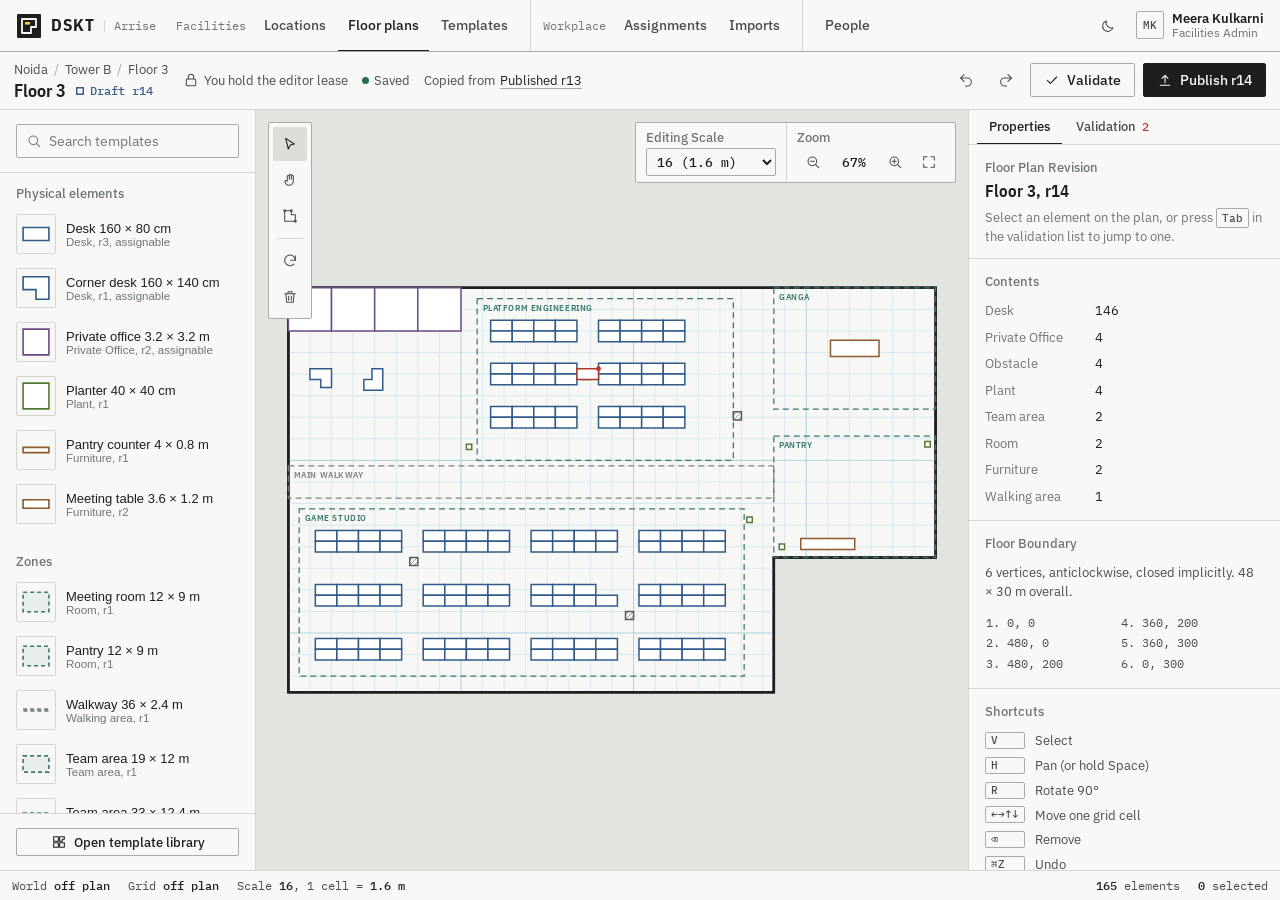
<file: design/editor.html>
<!doctype html>
<html lang="en">
<head>
<meta charset="utf-8">
<meta name="viewport" content="width=device-width, initial-scale=1, viewport-fit=cover">
<title>Floor 3 Editor</title>
<link rel="stylesheet" href="assets/dskt.css">
<style>
  .editor-bar {
    display: flex; align-items: center; gap: 14px; flex-wrap: wrap;
    padding: 8px 14px; background: var(--surface); border-bottom: 1px solid var(--line);
  }
  .editor-bar .title { display: flex; flex-direction: column; gap: 2px; min-width: 0; }
  .editor-bar .title .crumbs { margin: 0; }
  .editor-bar h1 { font-size: 18px; display: flex; align-items: center; gap: 10px; }
  .meta-line { display: flex; gap: 14px; align-items: center; font-size: 12.5px; color: var(--ink-2); flex-wrap: wrap; }
  .meta-line span { display: inline-flex; align-items: center; gap: 5px; }
  .save-dot { width: 7px; height: 7px; border-radius: 50%; background: var(--ok); }
  .save-dot.saving { background: var(--warn); }

  .workspace { grid-template-columns: 256px minmax(0, 1fr) 312px; }

  /* catalog */
  .cat-group { padding: 6px 0 10px; }
  .cat-group h3 { padding: 6px 16px; }
  .cat-item {
    display: grid; grid-template-columns: 40px minmax(0, 1fr); gap: 10px; align-items: center;
    width: 100%; padding: 7px 16px; border: 0; background: none; text-align: left; cursor: pointer; color: var(--ink);
  }
  .cat-item:hover { background: var(--surface-2); }
  .cat-item[aria-pressed="true"] { background: var(--accent-soft); }
  .cat-thumb { width: 40px; height: 40px; display: grid; place-items: center; background: var(--canvas); border: 1px solid var(--line); border-radius: var(--r-1); }
  .cat-item b { display: block; font-weight: 500; font-size: 13px; white-space: nowrap; overflow: hidden; text-overflow: ellipsis; }
  .cat-item small { display: block; font-size: 11.5px; color: var(--ink-3); }

  /* canvas chrome */
  .toolbar { top: 12px; left: 12px; display: flex; flex-direction: column; padding: 4px; gap: 2px; }
  .tool { width: 34px; height: 34px; display: grid; place-items: center; border: 0; background: none; border-radius: var(--r-1); color: var(--ink-2); cursor: pointer; }
  .tool:hover { background: var(--surface-2); color: var(--ink); }
  .tool[aria-pressed="true"] { background: var(--accent-soft); color: var(--accent); }
  .tool-sep { height: 1px; background: var(--line); margin: 3px 4px; }
  .scalebox { top: 12px; right: 12px; display: flex; align-items: center; gap: 0; }
  .scalebox > div { padding: 6px 10px; display: flex; flex-direction: column; gap: 3px; }
  .scalebox > div + div { border-left: 1px solid var(--line); }
  .scalebox select { height: 28px; font: 500 12.5px var(--f-mono); border: 1px solid var(--line-strong); border-radius: var(--r-1); background: var(--surface); color: var(--ink); padding: 0 6px; }
  .zoomctl { display: flex; align-items: center; gap: 2px; }
  .zoomctl output { font: 500 12.5px var(--f-mono); min-width: 46px; text-align: center; }
  .armed-hint { bottom: 14px; left: 50%; transform: translateX(-50%); padding: 8px 12px; font-size: 12.5px; display: flex; gap: 10px; align-items: center; white-space: nowrap; }
  .readonly-banner { top: 12px; left: 50%; transform: translateX(-50%); padding: 8px 12px; display: flex; align-items: center; gap: 10px; font-size: 13px; background: var(--surface-2); border-color: color-mix(in srgb, var(--ok) 30%, transparent); }

  /* inspector */
  .insp-head { padding: 14px 16px 12px; border-bottom: 1px solid var(--line); display: flex; flex-direction: column; gap: 6px; }
  .insp-head h2 { font-family: var(--f-mono); font-weight: 500; font-size: 17px; }
  .coord { display: grid; grid-template-columns: 1fr 1fr; gap: 8px; }
  .coord .box { border: 1px solid var(--line); border-radius: var(--r-1); padding: 7px 9px; }
  .coord .box b { display: block; font: 500 14px var(--f-mono); }
  .coord .box small { font-size: 11px; color: var(--ink-3); font-family: var(--f-mono); }
  .note { font-size: 12px; color: var(--ink-3); display: flex; gap: 6px; }
  .note .ico { width: 14px; height: 14px; margin-top: 2px; }
  .issue {
    display: grid; grid-template-columns: 18px minmax(0, 1fr); gap: 8px; padding: 10px 16px; border-bottom: 1px solid var(--line);
    background: none; border-left: 0; border-right: 0; border-top: 0; width: 100%; text-align: left; cursor: pointer; color: var(--ink); font-size: 13px;
  }
  .issue:hover { background: var(--surface-2); }
  .issue .ico { margin-top: 2px; }
  .issue.crit .ico { color: var(--crit); }
  .issue.warn .ico { color: var(--warn); }
  .issue code { font-size: 11px; color: var(--ink-3); }
  .vert-list { font: 400 12px/1.7 var(--f-mono); color: var(--ink-2); columns: 2; margin: 0; padding-left: 22px; }
  .kshort { display: grid; grid-template-columns: max-content minmax(0, 1fr); gap: 6px 10px; font-size: 12.5px; color: var(--ink-2); align-items: center; }
</style>
</head>
<body>
<div class="app">
  <header class="topbar">
    <a class="brand" href="index.html" aria-label="DSKT home">
      <svg class="brand-mark" viewBox="0 0 26 26" aria-hidden="true"><rect class="bm-bg" x="1" y="1" width="24" height="24" rx="1"/><path class="bm-line" d="M6 6h14v8h-5v6H6z"/><rect class="bm-desk" x="9" y="9" width="5" height="2.6"/></svg>
      <span class="brand-name">DSKT</span><span class="brand-org">Arrise</span>
    </a>
    <nav class="nav" aria-label="Primary">
      <div class="nav-group"><span class="nav-group-label">Facilities</span><a href="locations.html">Locations</a><a href="revisions.html" aria-current="page">Floor plans</a><a href="templates.html">Templates</a></div>
      <div class="nav-group"><span class="nav-group-label">Workplace</span><a href="assign.html">Assignments</a><a href="import.html">Imports</a></div>
      <div class="nav-group"><a href="people.html">People</a></div>
    </nav>
    <div class="topbar-end">
      <button class="btn btn-ghost btn-icon" data-theme-toggle aria-label="Switch light or dark theme"><svg class="ico"><use href="#i-moon"/></svg></button>
      <div class="user"><span class="avatar">MK</span><div class="user-meta"><b>Meera Kulkarni</b><span>Facilities Admin</span></div></div>
    </div>
  </header>

  <div class="editor-bar desktop-only">
    <div class="title">
      <div class="crumbs"><a href="locations.html">Noida</a><span class="sep">/</span><a href="locations.html">Tower B</a><span class="sep">/</span><a href="revisions.html">Floor 3</a></div>
      <h1>Floor 3 <span class="badge draft" id="rev-badge">Draft r14</span></h1>
    </div>
    <div class="meta-line">
      <span title="Only one person can edit a Draft at a time"><svg class="ico"><use href="#i-lock"/></svg> You hold the editor lease</span>
      <span id="save-state" aria-live="polite"><i class="save-dot"></i> Saved</span>
      <span>Copied from <a href="revisions.html">Published r13</a></span>
    </div>
    <div class="spacer"></div>
    <div class="row">
      <button class="btn btn-icon btn-ghost" id="undo" aria-label="Undo (Ctrl+Z)" title="Undo  ⌘Z"><svg class="ico"><use href="#i-undo"/></svg></button>
      <button class="btn btn-icon btn-ghost" id="redo" aria-label="Redo (Shift+Ctrl+Z)" title="Redo  ⇧⌘Z"><svg class="ico"><use href="#i-redo"/></svg></button>
      <button class="btn" id="validate"><svg class="ico"><use href="#i-check"/></svg> Validate</button>
      <button class="btn btn-primary" id="publish"><svg class="ico"><use href="#i-publish"/></svg> Publish r14</button>
    </div>
  </div>

  <div class="workspace desktop-only">
    <!-- Template catalog -->
    <aside class="side" aria-label="Template catalog">
      <div class="side-section">
        <div class="search"><svg class="ico"><use href="#i-search"/></svg><input class="input" id="cat-search" type="search" placeholder="Search templates" aria-label="Search templates"></div>
      </div>
      <div class="side-scroll" id="catalog"></div>
      <div class="side-section" style="border-top:1px solid var(--line);border-bottom:0">
        <a class="btn btn-sm" href="templates.html" style="width:100%"><svg class="ico"><use href="#i-template"/></svg> Open template library</a>
      </div>
    </aside>

    <!-- Canvas -->
    <main class="canvas-wrap" aria-label="Floor plan canvas. Selected elements are described in the inspector panel.">
      <svg class="map" id="map" role="img" aria-label="Floor 3 plan"></svg>

      <div class="floating toolbar" role="toolbar" aria-label="Tools">
        <button class="tool" data-tool="select" aria-pressed="true" title="Select  V" aria-label="Select tool (V)"><svg class="ico"><use href="#i-cursor"/></svg></button>
        <button class="tool" data-tool="pan" aria-pressed="false" title="Pan  H or hold Space" aria-label="Pan tool (H)"><svg class="ico"><use href="#i-hand"/></svg></button>
        <button class="tool" data-tool="boundary" aria-pressed="false" title="Edit Floor Boundary  B" aria-label="Edit Floor Boundary (B)"><svg class="ico"><use href="#i-boundary"/></svg></button>
        <div class="tool-sep"></div>
        <button class="tool" id="rotate" title="Rotate 90°  R" aria-label="Rotate selection 90 degrees (R)"><svg class="ico"><use href="#i-rotate"/></svg></button>
        <button class="tool" id="delete" title="Remove  Delete" aria-label="Remove selection (Delete)"><svg class="ico"><use href="#i-trash"/></svg></button>
      </div>

      <div class="floating scalebox">
        <div>
          <label class="eyebrow" for="scale">Editing Scale</label>
          <select id="scale" title="Grid interval used for snapping. Changing it never moves or resizes anything."></select>
        </div>
        <div>
          <span class="eyebrow">Zoom</span>
          <div class="zoomctl">
            <button class="btn btn-ghost btn-icon btn-sm" id="zoom-out" aria-label="Zoom out (−)"><svg class="ico"><use href="#i-zoomOut"/></svg></button>
            <output id="zoom-val">100%</output>
            <button class="btn btn-ghost btn-icon btn-sm" id="zoom-in" aria-label="Zoom in (+)"><svg class="ico"><use href="#i-zoomIn"/></svg></button>
            <button class="btn btn-ghost btn-icon btn-sm" id="zoom-fit" aria-label="Fit floor (0)"><svg class="ico"><use href="#i-fit"/></svg></button>
          </div>
        </div>
      </div>

      <div class="floating armed-hint" id="armed-hint" hidden>
        <span id="armed-text">Placing</span><span class="subtle">Click to place, <kbd>R</kbd> rotate, <kbd>Esc</kbd> cancel</span>
      </div>
      <div class="floating readonly-banner" id="readonly-banner" hidden>
        <svg class="ico" style="color:var(--ok)"><use href="#i-check"/></svg>
        <span>r14 is Published. It is read-only now. Editing creates Draft r15.</span>
      </div>
    </main>

    <!-- Inspector -->
    <aside class="side right" aria-label="Inspector">
      <div class="tabs" role="tablist" style="padding-inline:8px">
        <button role="tab" id="tab-props" aria-selected="true" aria-controls="panel-props">Properties</button>
        <button role="tab" id="tab-issues" aria-selected="false" aria-controls="panel-issues">Validation <span class="count crit" id="issue-count">0</span></button>
      </div>
      <div class="side-scroll" id="panel-props" role="tabpanel" aria-labelledby="tab-props"></div>
      <div class="side-scroll" id="panel-issues" role="tabpanel" aria-labelledby="tab-issues" hidden></div>
    </aside>
  </div>

  <footer class="statusbar desktop-only" aria-label="Editor status">
    <span>World <b id="st-world">off plan</b></span>
    <span>Grid <b id="st-grid">off plan</b></span>
    <span>Scale <b id="st-scale">16</b>, 1 cell = <b id="st-cell">1.6 m</b></span>
    <span id="st-thin" hidden>grid thinned for this Zoom</span>
    <span class="spacer"></span>
    <span><b id="st-count">0</b> elements</span>
    <span><b id="st-sel">0</b> selected</span>
  </footer>

  <div class="desktop-only-msg">
    <div class="stack" style="max-width:420px;text-align:center;align-items:center">
      <svg class="ico" style="width:28px;height:28px;color:var(--ink-3)"><use href="#i-map"/></svg>
      <h2>Floor editing needs a larger screen</h2>
      <p class="muted">The Facilities editor is built for desktop and large laptop screens. Open Floor 3 on a computer to edit it. You can still <a href="people.html">find people</a> and view published floors here.</p>
    </div>
  </div>
</div>

<div class="scrim" id="publish-dialog" hidden>
  <div class="dialog" role="dialog" aria-modal="true" aria-labelledby="pub-title">
    <div class="dialog-head"><h2 id="pub-title">Publish Floor 3 r14</h2></div>
    <div class="dialog-body" id="pub-body"></div>
    <div class="dialog-foot">
      <button class="btn" id="pub-cancel">Cancel</button>
      <button class="btn btn-primary" id="pub-confirm">Publish</button>
    </div>
  </div>
</div>

<script src="assets/dskt.js"></script>
<script>
(function () {
  const D = DSKT, T = D.TEMPLATES;
  const svg = D.setupMap(document.getElementById("map"));
  const $ = (id) => document.getElementById(id);

  // Draft r14 = published r13 + one new desk that overlaps a pillar, minus B-044 (which is assigned).
  let placements = D.PLACEMENTS.map((p) => ({ ...p })).filter((p) => p.label !== "B-044");
  const removedAssigned = [{ label: "B-044", who: assignedTo("B-044") }];
  placements.push({ id: "pl_new1", tpl: "desk", x: 214, y: 60, rot: 0, label: "" });
  function assignedTo(label) {
    const p = D.PLACEMENTS.find((q) => q.label === label);
    const s = p && D.spaceStatus(p);
    return s && s.emp ? s.emp.name : "an employee";
  }

  let scale = 16, tool = "select", selected = new Set(), armed = null, armedRot = 0, ghost = null;
  let published = false, issues = [], invalid = new Set();
  const undoStack = [], redoStack = [];
  const byId = (id) => placements.find((p) => p.id === id);
  const snap = (v) => Math.round(v / scale) * scale;
  const m = (u) => (u / 10).toLocaleString(undefined, { maximumFractionDigits: 1 }) + " m";

  /* ---------- validation (advisory; the backend repeats it authoritatively) ---------- */
  function validate(list = placements) {
    const found = [], bad = new Set();
    const solid = list.filter((p) => T[p.tpl].cls !== "zone").map((p) => ({ p, b: D.bbox(D.worldPoly(p)) }));
    for (const p of list) {
      const b = D.bbox(D.worldPoly(p));
      if (!D.insideBoundary(b)) { bad.add(p.id); found.push({ sev: "crit", code: "PLACEMENT_OUTSIDE_BOUNDARY", ids: [p.id], msg: `${name(p)} extends outside the Floor Boundary.` }); }
    }
    for (let i = 0; i < solid.length; i++)
      for (let j = i + 1; j < solid.length; j++)
        if (D.overlaps(solid[i].b, solid[j].b)) {
          bad.add(solid[i].p.id); bad.add(solid[j].p.id);
          found.push({ sev: "crit", code: "PLACEMENT_OVERLAP", ids: [solid[i].p.id, solid[j].p.id], msg: `${name(solid[i].p)} overlaps ${name(solid[j].p)}. Touching edges is fine; overlapping is not.` });
        }
    return { found, bad };
  }
  function name(p) { return p.label ? `${p.label} (${T[p.tpl].category})` : T[p.tpl].name; }
  function revalidate() {
    const r = validate();
    invalid = r.bad;
    issues = r.found.concat(removedAssigned.map((x) => ({ sev: "warn", code: "ASSIGNED_PLACEMENT_REMOVED", ids: [], msg: `${x.label} was removed but is assigned to ${x.who}. A Workplace Planner must end or move that assignment before you can publish.`, blocking: true })));
    const blocking = issues.filter((i) => i.sev === "crit" || i.blocking).length;
    $("issue-count").textContent = issues.length;
    $("issue-count").className = "count " + (blocking ? "crit" : "");
  }

  /* ---------- rendering ---------- */
  const view = D.MapView(svg, {
    onChange: () => { drawGrid(); $("zoom-val").textContent = view.zoomPercent() + "%"; },
    panGate: (e) => tool === "pan" || spaceDown,
  });
  function drawGrid() {
    const thin = D.renderGrid(svg, view, scale);
    $("st-thin").hidden = thin === 1;
  }
  function draw() {
    const shown = ghost && ghost.moving ? placements.map((p) => ghost.moving[p.id] ? { ...p, ...ghost.moving[p.id] } : p) : placements;
    const bad = ghost && ghost.moving ? validate(shown).bad : invalid;
    D.renderFloor(svg, { mode: "facilities", placements: shown, selected, invalid: bad });
    const pv = svg.querySelector(".layer-preview");
    pv.innerHTML = "";
    if (ghost && ghost.place) {
      const poly = D.worldPoly(ghost.place);
      pv.innerHTML = `<polygon class="${ghost.ok ? "ghost" : "invalid"}" points="${poly.map((v) => v.join(",")).join(" ")}"/>`;
    }
    if (ghost && ghost.marquee) {
      const q = ghost.marquee;
      pv.innerHTML = `<rect class="marquee" x="${Math.min(q.x0, q.x1)}" y="${Math.min(q.y0, q.y1)}" width="${Math.abs(q.x1 - q.x0)}" height="${Math.abs(q.y1 - q.y0)}"/>`;
    }
    $("st-count").textContent = placements.length;
    $("st-sel").textContent = selected.size;
  }
  function refresh() { revalidate(); draw(); renderInspector(); renderIssues(); }

  /* ---------- history & autosave ---------- */
  function commit(next, label) {
    undoStack.push(placements); redoStack.length = 0;
    placements = next;
    autosave(label);
    refresh();
  }
  function autosave() {
    const el = $("save-state");
    el.innerHTML = '<i class="save-dot saving"></i> Saving…';
    clearTimeout(autosave.t);
    autosave.t = setTimeout(() => (el.innerHTML = '<i class="save-dot"></i> Saved just now'), 700);
  }
  function undo() { if (!undoStack.length || published) return; redoStack.push(placements); placements = undoStack.pop(); selected = new Set([...selected].filter(byId)); autosave(); refresh(); }
  function redo() { if (!redoStack.length || published) return; undoStack.push(placements); placements = redoStack.pop(); autosave(); refresh(); }

  /* ---------- catalog ---------- */
  function renderCatalog(q = "") {
    const groups = { physical: "Physical elements", zone: "Zones", obstacle: "Obstacles" };
    let html = "";
    for (const [cls, title] of Object.entries(groups)) {
      const items = Object.entries(T).filter(([, t]) => t.cls === cls && (t.name + t.category).toLowerCase().includes(q.toLowerCase()));
      if (!items.length) continue;
      html += `<div class="cat-group"><h3 class="eyebrow">${title}</h3>`;
      for (const [k, t] of items)
        html += `<button class="cat-item" data-tpl="${k}" aria-pressed="${armed === k}"><span class="cat-thumb">${D.templateThumb(k, 32)}</span><span><b>${t.name}</b><small>${t.category}, r${t.rev}${t.assignable ? ", assignable" : ""}</small></span></button>`;
      html += `</div>`;
    }
    $("catalog").innerHTML = html || `<p class="subtle" style="padding:16px">No templates match “${D.esc(q)}”.</p>`;
  }
  $("cat-search").addEventListener("input", (e) => renderCatalog(e.target.value));
  $("catalog").addEventListener("click", (e) => {
    const b = e.target.closest(".cat-item"); if (!b || published) return;
    armed = armed === b.dataset.tpl ? null : b.dataset.tpl; armedRot = 0;
    $("armed-hint").hidden = !armed;
    if (armed) $("armed-text").innerHTML = `Placing <b>${T[armed].name}</b>`;
    renderCatalog($("cat-search").value);
  });

  /* ---------- pointer interaction ---------- */
  let drag = null, spaceDown = false;
  svg.addEventListener("pointermove", (e) => {
    const w = view.toWorld(e);
    const wx = Math.round(w.x), wy = Math.round(w.y);
    $("st-world").textContent = `${wx}, ${wy}`;
    const gx = wx / scale, gy = wy / scale;
    $("st-grid").textContent = `${+gx.toFixed(2)}, ${+gy.toFixed(2)}`;
    if (view.panning) return;
    if (armed) {
      const t = D.translationFor(armed, snap(w.x), snap(w.y), armedRot);
      const cand = { id: "ghost", tpl: armed, x: t.x, y: t.y, rot: armedRot };
      ghost = { place: cand, ok: !validate(placements.concat(cand)).bad.has("ghost") };
      draw();
      return;
    }
    if (!drag) return;
    if (drag.kind === "move") {
      const dx = snap(w.x - drag.x0), dy = snap(w.y - drag.y0);
      const moving = {};
      for (const id of selected) { const p = byId(id); moving[id] = { x: p.x + dx, y: p.y + dy }; }
      drag.dx = dx; drag.dy = dy;
      ghost = { moving };
      draw();
    } else if (drag.kind === "marquee") {
      ghost = { marquee: { x0: drag.x0, y0: drag.y0, x1: w.x, y1: w.y } };
      draw();
    }
  });
  svg.addEventListener("pointerdown", (e) => {
    if (e.button !== 0 || tool === "pan" || spaceDown) return;
    const w = view.toWorld(e);
    if (armed) {
      if (ghost && ghost.place && ghost.ok) {
        const np = { ...ghost.place, id: "pl_n" + Date.now().toString(36), label: "" };
        selected = new Set([np.id]);
        commit(placements.concat(np));
        D.toast(`Placed ${T[armed].name}`);
      } else D.toast("That position overlaps another element or leaves the boundary.", "crit");
      armed = null; ghost = null; $("armed-hint").hidden = true; renderCatalog($("cat-search").value); draw();
      return;
    }
    if (published) { const hit = e.target.closest(".hit"); selected = hit ? new Set([hit.dataset.id]) : new Set(); draw(); renderInspector(); return; }
    const hit = e.target.closest(".hit");
    if (hit) {
      const id = hit.dataset.id;
      if (e.shiftKey) { selected.has(id) ? selected.delete(id) : selected.add(id); }
      else if (!selected.has(id)) selected = new Set([id]);
      drag = { kind: "move", x0: w.x, y0: w.y, dx: 0, dy: 0 };
    } else {
      if (!e.shiftKey) selected = new Set();
      drag = { kind: "marquee", x0: w.x, y0: w.y };
    }
    svg.setPointerCapture(e.pointerId);
    draw(); renderInspector();
  });
  svg.addEventListener("pointerup", (e) => {
    if (!drag) return;
    if (drag.kind === "move" && (drag.dx || drag.dy)) {
      const next = placements.map((p) => selected.has(p.id) ? { ...p, x: p.x + drag.dx, y: p.y + drag.dy } : p);
      const bad = validate(next).bad;
      const newlyBad = [...selected].filter((id) => bad.has(id) && !invalid.has(id));
      if (newlyBad.length) D.toast("Not moved: the new position overlaps another element or leaves the boundary.", "crit");
      else commit(next);
    } else if (drag.kind === "marquee" && ghost && ghost.marquee) {
      const q = ghost.marquee;
      const box = { minX: Math.min(q.x0, q.x1), maxX: Math.max(q.x0, q.x1), minY: Math.min(q.y0, q.y1), maxY: Math.max(q.y0, q.y1) };
      if (box.maxX - box.minX > 2)
        placements.forEach((p) => {
          if (T[p.tpl].cls === "zone") return;
          const b = D.bbox(D.worldPoly(p));
          if (b.minX >= box.minX && b.maxX <= box.maxX && b.minY >= box.minY && b.maxY <= box.maxY) selected.add(p.id);
        });
    }
    drag = null; ghost = null;
    draw(); renderInspector();
  });

  /* ---------- commands ---------- */
  function rotateSelection(to) {
    if (published || !selected.size) return;
    const next = placements.map((p) => {
      if (!selected.has(p.id)) return p;
      const rot = to != null ? to : (p.rot + 90) % 360;
      const b = D.bbox(D.worldPoly(p));
      const nb = D.bbox(T[p.tpl].poly.map((v) => D.rotatePoint(v, rot)));
      const t = D.translationFor(p.tpl, Math.round(b.cx - nb.w / 2), Math.round(b.cy - nb.h / 2), rot);
      return { ...p, rot, x: t.x, y: t.y };
    });
    const bad = validate(next).bad;
    if ([...selected].some((id) => bad.has(id) && !invalid.has(id))) return D.toast("Not rotated: the turned element would overlap another element.", "crit");
    commit(next);
  }
  function deleteSelection() {
    if (published || !selected.size) return;
    const gone = placements.filter((p) => selected.has(p.id));
    for (const p of gone) {
      const orig = D.PLACEMENTS.find((q) => q.id === p.id);
      const s = orig && T[p.tpl].assignable ? D.spaceStatus(orig) : null;
      if (s && s.emp) removedAssigned.push({ label: p.label, who: s.emp.name });
    }
    selected = new Set();
    commit(placements.filter((p) => !gone.includes(p)));
    D.toast(`Removed ${gone.length} element${gone.length > 1 ? "s" : ""}`);
  }
  function nudge(dx, dy) {
    if (published || !selected.size) return;
    const next = placements.map((p) => selected.has(p.id) ? { ...p, x: p.x + dx, y: p.y + dy } : p);
    const bad = validate(next).bad;
    if ([...selected].some((id) => bad.has(id) && !invalid.has(id))) return D.toast("Blocked: that would overlap or leave the boundary.", "crit");
    commit(next);
  }
  $("rotate").onclick = () => rotateSelection();
  $("delete").onclick = deleteSelection;
  $("undo").onclick = undo; $("redo").onclick = redo;

  /* ---------- tools, scale, zoom ---------- */
  function setTool(t) {
    if (t === "boundary") { D.toast("Boundary editing: drag an edge to move it in or out. Not wired in this mockup."); return; }
    tool = t;
    document.querySelectorAll("[data-tool]").forEach((b) => b.setAttribute("aria-pressed", b.dataset.tool === t));
    svg.style.cursor = t === "pan" ? "grab" : "";
  }
  document.querySelectorAll("[data-tool]").forEach((b) => (b.onclick = () => setTool(b.dataset.tool)));
  const sel = $("scale");
  for (let n = 0; n <= 8; n++) {
    const f = 2 ** n;
    sel.insertAdjacentHTML("beforeend", `<option value="${f}" ${f === 16 ? "selected" : ""}>${f} (${m(f)})</option>`);
  }
  sel.onchange = () => {
    scale = +sel.value;
    $("st-scale").textContent = scale; $("st-cell").textContent = m(scale);
    drawGrid(); renderInspector();
    D.toast(`Editing Scale ${scale}: grid is ${m(scale)}. Nothing moved or resized.`);
  };
  $("zoom-in").onclick = () => view.zoomBy(0.8);
  $("zoom-out").onclick = () => view.zoomBy(1.25);
  $("zoom-fit").onclick = () => view.fit();

  document.addEventListener("keydown", (e) => {
    if (e.target.matches("input, select, textarea")) return;
    const mod = e.metaKey || e.ctrlKey;
    if (mod && e.key.toLowerCase() === "z") { e.preventDefault(); e.shiftKey ? redo() : undo(); return; }
    if (e.key === " ") { spaceDown = true; svg.style.cursor = "grab"; e.preventDefault(); return; }
    const step = e.shiftKey ? scale * 8 : scale;
    switch (e.key) {
      case "v": case "V": setTool("select"); break;
      case "h": case "H": setTool("pan"); break;
      case "b": case "B": setTool("boundary"); break;
      case "r": case "R": if (armed) { armedRot = (armedRot + 90) % 360; D.toast(`Rotation ${armedRot}°`); } else rotateSelection(); break;
      case "Delete": case "Backspace": deleteSelection(); break;
      case "Escape": armed = null; ghost = null; $("armed-hint").hidden = true; selected = new Set(); renderCatalog($("cat-search").value); draw(); renderInspector(); break;
      case "ArrowLeft": e.preventDefault(); nudge(-step, 0); break;
      case "ArrowRight": e.preventDefault(); nudge(step, 0); break;
      case "ArrowUp": e.preventDefault(); nudge(0, -step); break;
      case "ArrowDown": e.preventDefault(); nudge(0, step); break;
      case "+": case "=": view.zoomBy(0.8); break;
      case "-": view.zoomBy(1.25); break;
      case "0": view.fit(); break;
    }
  });
  document.addEventListener("keyup", (e) => { if (e.key === " ") { spaceDown = false; svg.style.cursor = tool === "pan" ? "grab" : ""; } });

  /* ---------- inspector ---------- */
  function renderInspector() {
    const el = $("panel-props");
    if (selected.size === 0) { el.innerHTML = summaryPanel(); return; }
    if (selected.size > 1) {
      const counts = {};
      for (const id of selected) { const c = T[byId(id).tpl].category; counts[c] = (counts[c] || 0) + 1; }
      el.innerHTML = `<div class="insp-head"><span class="eyebrow">Selection</span><h2>${selected.size} elements</h2></div>
        <div class="side-section stack">
          <dl class="kv">${Object.entries(counts).map(([k, v]) => `<dt>${k}</dt><dd class="num">${v}</dd>`).join("")}</dl>
          <div class="row"><button class="btn btn-sm" data-act="rotate"><svg class="ico"><use href="#i-rotate"/></svg> Rotate each 90°</button><button class="btn btn-sm btn-danger" data-act="delete"><svg class="ico"><use href="#i-trash"/></svg> Remove</button></div>
          <p class="note"><svg class="ico"><use href="#i-info"/></svg>Arrow keys move the selection by one grid cell (${m(scale)}). Hold Shift for 8 cells.</p>
        </div>`;
      return;
    }
    const p = byId([...selected][0]);
    const t = T[p.tpl];
    const b = D.bbox(D.worldPoly(p));
    const gx = b.minX / scale, gy = b.minY / scale;
    const onGrid = Number.isInteger(gx) && Number.isInteger(gy);
    const orig = D.PLACEMENTS.find((q) => q.id === p.id);
    const st = orig && t.assignable ? D.spaceStatus(orig) : null;
    const pIssues = issues.filter((i) => i.ids.includes(p.id));
    el.innerHTML = `
      <div class="insp-head">
        <span class="eyebrow">${t.cls === "zone" ? "Zone" : t.cls === "obstacle" ? "Obstacle" : "Physical element"}</span>
        <h2>${D.esc(p.label || "Unlabeled")}</h2>
        <div class="row"><span class="tag"><span class="swatch" style="color:var(--cat-${t.color})"></span>${t.category}</span>${t.assignable ? '<span class="tag">Assignable</span>' : ""}${orig ? "" : '<span class="badge draft">New in r14</span>'}</div>
      </div>
      ${pIssues.map((i) => `<div style="padding:12px 16px 0"><div class="callout crit"><svg class="ico"><use href="#i-alert"/></svg><div>${i.msg}<br><code>${i.code}</code></div></div></div>`).join("")}
      <div class="side-section stack">
        <div class="field"><span class="label">Position (bounding box corner)</span>
          <div class="coord">
            <div class="box"><small>X world</small><b>${b.minX}</b><small>${m(b.minX)}, grid ${+gx.toFixed(3)}</small></div>
            <div class="box"><small>Y world</small><b>${b.minY}</b><small>${m(b.minY)}, grid ${+gy.toFixed(3)}</small></div>
          </div>
          ${onGrid ? "" : `<span class="hint">Off the ${scale}-unit grid. Moving it snaps to ${m(scale)} steps; its current position is kept until then.</span>`}
        </div>
        <div class="field"><span class="label">Rotation</span>
          <div class="seg" role="group" aria-label="Rotation">${[0, 90, 180, 270].map((r) => `<button data-rot="${r}" aria-pressed="${p.rot === r}" ${published ? "disabled" : ""}>${r}°</button>`).join("")}</div>
        </div>
        <div class="field"><span class="label">Size</span>
          <div class="mono">${m(b.w)} × ${m(b.h)} <span class="subtle">(${b.w} × ${b.h} units)</span></div>
          <p class="note"><svg class="ico"><use href="#i-lock"/></svg>Placements can’t be resized. Change the template to create a new revision.</p>
        </div>
      </div>
      <div class="side-section">
        <dl class="kv">
          <dt>Template</dt><dd>${t.name}</dd>
          <dt>Revision</dt><dd>r${t.rev} <span class="subtle">· pinned</span></dd>
          <dt>Placement ID</dt><dd class="mono">${p.id}</dd>
          <dt>Label</dt><dd>${p.label ? `<span class="mono">${D.esc(p.label)}</span>` : '<span class="subtle">None</span>'}${t.assignable ? '<br><span class="hint">Set by Workplace Planners</span>' : ""}</dd>
          ${t.assignable ? `<dt>Assignment</dt><dd>${st && st.emp ? `${D.esc(st.emp.name)} <span class="subtle">in r13</span>` : '<span class="subtle">Vacant</span>'}</dd>` : ""}
        </dl>
      </div>
      <div class="side-section"><button class="btn btn-sm btn-danger" data-act="delete" ${published ? "disabled" : ""}><svg class="ico"><use href="#i-trash"/></svg> Remove from draft</button></div>`;
  }
  function summaryPanel() {
    const counts = {};
    placements.forEach((p) => { const c = T[p.tpl].category; counts[c] = (counts[c] || 0) + 1; });
    return `<div class="insp-head"><span class="eyebrow">Floor Plan Revision</span><h2 style="font-family:var(--f-cond);font-weight:600">Floor 3, r14</h2>
        <span class="subtle" style="font-size:12.5px">Select an element on the plan, or press <kbd>Tab</kbd> in the validation list to jump to one.</span></div>
      <div class="side-section stack">
        <h3 class="eyebrow">Contents</h3>
        <dl class="kv">${Object.entries(counts).sort((a, b) => b[1] - a[1]).map(([k, v]) => `<dt>${k}</dt><dd class="num">${v}</dd>`).join("")}</dl>
      </div>
      <div class="side-section stack">
        <h3 class="eyebrow">Floor Boundary</h3>
        <p class="muted" style="font-size:12.5px">6 vertices, anticlockwise, closed implicitly. 48 × 30 m overall.</p>
        <ol class="vert-list">${D.BOUNDARY.map((v) => `<li>${v[0]}, ${v[1]}</li>`).join("")}</ol>
      </div>
      <div class="side-section stack">
        <h3 class="eyebrow">Shortcuts</h3>
        <div class="kshort">
          <kbd>V</kbd><span>Select</span><kbd>H</kbd><span>Pan (or hold Space)</span><kbd>R</kbd><span>Rotate 90°</span>
          <kbd>←→↑↓</kbd><span>Move one grid cell</span><kbd>⌫</kbd><span>Remove</span><kbd>⌘Z</kbd><span>Undo</span><kbd>0</kbd><span>Fit floor</span>
        </div>
      </div>`;
  }
  $("panel-props").addEventListener("click", (e) => {
    const r = e.target.closest("[data-rot]"); if (r) return rotateSelection(+r.dataset.rot);
    const a = e.target.closest("[data-act]"); if (!a) return;
    a.dataset.act === "delete" ? deleteSelection() : rotateSelection();
  });

  function renderIssues() {
    const el = $("panel-issues");
    if (!issues.length) { el.innerHTML = `<div style="padding:16px"><div class="callout ok"><svg class="ico"><use href="#i-check"/></svg>No problems found. This draft can be published.</div></div>`; return; }
    const crit = issues.filter((i) => i.sev === "crit"), warn = issues.filter((i) => i.sev === "warn");
    el.innerHTML = `<div style="padding:12px 16px" class="subtle">${crit.length} error${crit.length === 1 ? "" : "s"}, ${warn.length} blocking warning${warn.length === 1 ? "" : "s"}. Fix all of them to publish.</div>` +
      issues.map((i, n) => `<button class="issue ${i.sev}" data-n="${n}"><svg class="ico"><use href="#i-${i.sev === "crit" ? "alert" : "info"}"/></svg><span>${i.msg}<br><code>${i.code}</code> <span class="subtle">· ${i.ids.length ? "Show on plan" : "Restore placement"}</span></span></button>`).join("");
  }
  $("panel-issues").addEventListener("click", (e) => {
    const b = e.target.closest(".issue"); if (!b) return;
    const i = issues[+b.dataset.n];
    if (!i.ids.length) {
      const label = i.msg.split(" ")[0];
      const orig = D.PLACEMENTS.find((q) => q.label === label);
      const k = removedAssigned.findIndex((x) => x.label === label);
      if (k >= 0) removedAssigned.splice(k, 1);
      if (orig && !byId(orig.id)) { selected = new Set([orig.id]); commit(placements.concat({ ...orig })); }
      else refresh();
      return D.toast(`Restored ${label}. Its assignment stays in place.`);
    }
    selected = new Set(i.ids);
    const bb = D.bbox(i.ids.flatMap((id) => D.worldPoly(byId(id))));
    view.fit(bb, 30);
    draw(); renderInspector();
  });
  function showTab(which) {
    $("tab-props").setAttribute("aria-selected", which === "props");
    $("tab-issues").setAttribute("aria-selected", which === "issues");
    $("panel-props").hidden = which !== "props";
    $("panel-issues").hidden = which !== "issues";
  }
  $("tab-props").onclick = () => showTab("props");
  $("tab-issues").onclick = () => showTab("issues");
  $("validate").onclick = () => { refresh(); showTab("issues"); D.toast(issues.length ? `${issues.length} problems found` : "No problems found"); };

  /* ---------- publish ---------- */
  $("publish").onclick = () => {
    revalidate();
    const blocking = issues.filter((i) => i.sev === "crit" || i.blocking);
    $("pub-body").innerHTML = blocking.length
      ? `<div class="callout crit"><svg class="ico"><use href="#i-alert"/></svg><div>${blocking.length} problem${blocking.length > 1 ? "s" : ""} must be fixed first. Floors are never published with invalid geometry or orphaned assignments.</div></div>
         <ul style="margin:0;padding-left:18px;display:flex;flex-direction:column;gap:6px;font-size:13px">${blocking.map((i) => `<li>${i.msg}</li>`).join("")}</ul>`
      : `<p>Publishing makes r14 the current plan for Floor 3. In one step:</p>
         <ul style="margin:0;padding-left:18px;display:flex;flex-direction:column;gap:6px">
           <li>r13 becomes Archived and read-only.</li>
           <li>Workplace Planners and Viewers see r14 immediately.</li>
           <li>Existing assignments follow their placements into r14.</li>
         </ul>
         <div class="callout info"><svg class="ico"><use href="#i-info"/></svg>This action is recorded in the audit log with your name.</div>`;
    $("pub-confirm").disabled = !!blocking.length;
    $("pub-confirm").textContent = blocking.length ? "Publish" : "Publish r14";
    $("publish-dialog").hidden = false;
    (blocking.length ? $("pub-cancel") : $("pub-confirm")).focus();
  };
  $("pub-cancel").onclick = () => { $("publish-dialog").hidden = true; $("publish").focus(); };
  $("pub-confirm").onclick = () => {
    $("publish-dialog").hidden = true;
    published = true;
    $("rev-badge").className = "badge published"; $("rev-badge").textContent = "Published r14";
    $("readonly-banner").hidden = false;
    document.querySelectorAll("#publish, #validate, #undo, #redo, #rotate, #delete").forEach((b) => (b.disabled = true));
    D.toast("Published r14. r13 is archived.");
    renderInspector();
  };

  renderCatalog();
  refresh();
  requestAnimationFrame(() => view.fit());
})();
</script>
</body>
</html>
</file>
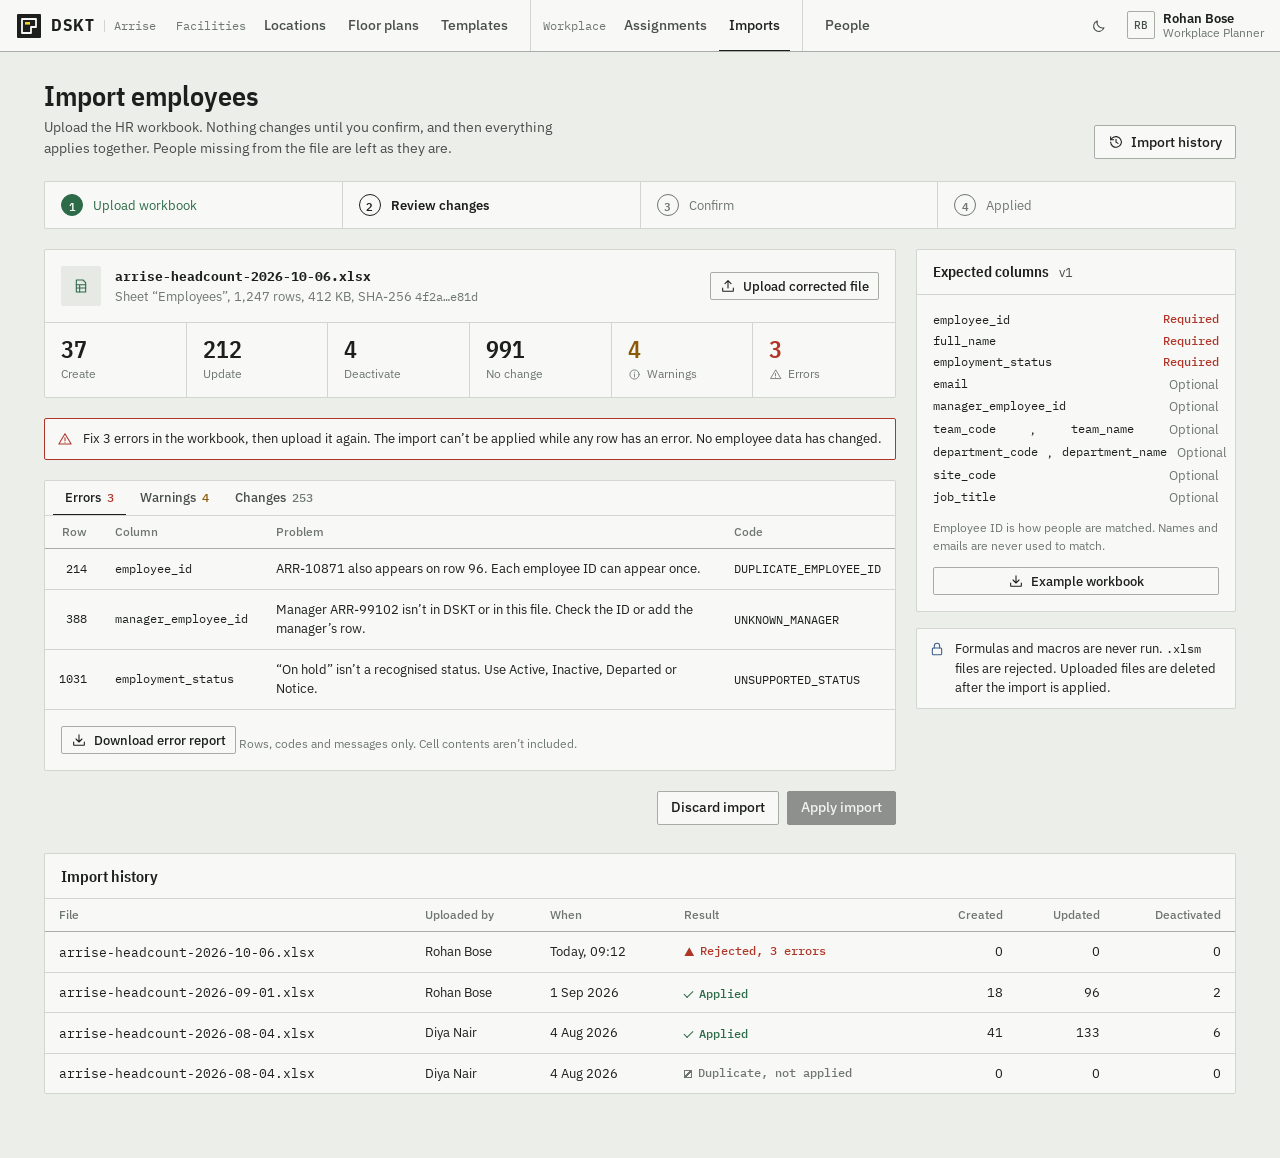
<file: design/import.html>
<!doctype html>
<html lang="en">
<head>
<meta charset="utf-8">
<meta name="viewport" content="width=device-width, initial-scale=1, viewport-fit=cover">
<title>Employee Import</title>
<link rel="stylesheet" href="assets/dskt.css">
<style>
  .steps { display: flex; gap: 0; list-style: none; margin: 0 0 20px; padding: 0; border: 1px solid var(--line); border-radius: var(--r-2); background: var(--surface); overflow-x: auto; }
  .steps li { flex: 1; min-width: 150px; padding: 12px 16px; display: flex; gap: 10px; align-items: center; border-right: 1px solid var(--line); font-size: 13px; color: var(--ink-3); }
  .steps li:last-child { border-right: 0; }
  .steps .n { width: 22px; height: 22px; border-radius: 50%; display: grid; place-items: center; border: 1.5px solid currentColor; font: 600 11px var(--f-mono); flex: none; }
  .steps li.done { color: var(--ok); }
  .steps li.done .n { background: var(--ok); border-color: var(--ok); color: var(--surface); }
  .steps li.now { color: var(--ink); font-weight: 600; }
  .steps li.now .n { border-color: var(--accent); color: var(--accent); }
  .file { display: grid; grid-template-columns: 40px minmax(0, 1fr) auto; gap: 14px; align-items: center; }
  .file .ico-box { width: 40px; height: 40px; border-radius: var(--r-1); background: var(--surface-2); color: var(--ok); display: grid; place-items: center; }
  .tally { display: grid; grid-template-columns: repeat(6, minmax(0, 1fr)); border-top: 1px solid var(--line); }
  @media (max-width: 860px) { .tally { grid-template-columns: repeat(3, minmax(0, 1fr)); } }
  .tally > div { padding: 14px 16px; border-right: 1px solid var(--line); display: flex; flex-direction: column; gap: 4px; }
  .tally > div:last-child { border-right: 0; }
  .tally b { font: 600 24px/1 var(--f-cond); font-variant-numeric: tabular-nums; }
  .tally span { font-size: 12px; color: var(--ink-3); display: flex; gap: 6px; align-items: center; }
  .tally .crit b { color: var(--crit); } .tally .warn b { color: var(--warn); }
  .grid2 { display: grid; grid-template-columns: minmax(0, 1fr) 320px; gap: 20px; align-items: start; }
  @media (max-width: 1000px) { .grid2 { grid-template-columns: minmax(0, 1fr); } }
  .drop { border: 1.5px dashed var(--line-strong); border-radius: var(--r-2); padding: 22px; text-align: center; display: flex; flex-direction: column; align-items: center; gap: 8px; background: var(--surface); }
  .cols { list-style: none; margin: 0; padding: 0; font-size: 12.5px; display: flex; flex-direction: column; gap: 4px; }
  .cols li { display: flex; justify-content: space-between; gap: 10px; }
  .cols code { color: var(--ink); }
  td .diff { font-family: var(--f-mono); font-size: 12px; }
  td .diff del { color: var(--ink-3); }
  td .diff ins { text-decoration: none; color: var(--ok); }
</style>
</head>
<body>
  <header class="topbar">
    <a class="brand" href="index.html" aria-label="DSKT home">
      <svg class="brand-mark" viewBox="0 0 26 26" aria-hidden="true"><rect class="bm-bg" x="1" y="1" width="24" height="24" rx="1"/><path class="bm-line" d="M6 6h14v8h-5v6H6z"/><rect class="bm-desk" x="9" y="9" width="5" height="2.6"/></svg>
      <span class="brand-name">DSKT</span><span class="brand-org">Arrise</span>
    </a>
    <nav class="nav" aria-label="Primary">
      <div class="nav-group"><span class="nav-group-label">Facilities</span><a href="locations.html">Locations</a><a href="revisions.html">Floor plans</a><a href="templates.html">Templates</a></div>
      <div class="nav-group"><span class="nav-group-label">Workplace</span><a href="assign.html">Assignments</a><a href="import.html" aria-current="page">Imports</a></div>
      <div class="nav-group"><a href="people.html">People</a></div>
    </nav>
    <div class="topbar-end">
      <button class="btn btn-ghost btn-icon" data-theme-toggle aria-label="Switch light or dark theme"><svg class="ico"><use href="#i-moon"/></svg></button>
      <div class="user"><span class="avatar">RB</span><div class="user-meta"><b>Rohan Bose</b><span>Workplace Planner</span></div></div>
    </div>
  </header>

  <main class="page">
    <div class="page-head">
      <div>
        <h1>Import employees</h1>
        <p class="lede">Upload the HR workbook. Nothing changes until you confirm, and then everything applies together. People missing from the file are left as they are.</p>
      </div>
      <a class="btn" href="#history"><svg class="ico"><use href="#i-history"/></svg> Import history</a>
    </div>

    <ol class="steps" id="steps">
      <li class="done"><span class="n">1</span>Upload workbook</li>
      <li class="now"><span class="n">2</span>Review changes</li>
      <li><span class="n">3</span>Confirm</li>
      <li><span class="n">4</span>Applied</li>
    </ol>

    <div class="grid2">
      <div class="stack" style="gap:20px" id="main"></div>

      <aside class="stack" style="gap:16px">
        <div class="panel">
          <div class="panel-head"><h3>Expected columns</h3><span class="tag mono">v1</span></div>
          <div class="panel-body stack">
            <ul class="cols">
              <li><code>employee_id</code><span class="badge plain crit">Required</span></li>
              <li><code>full_name</code><span class="badge plain crit">Required</span></li>
              <li><code>employment_status</code><span class="badge plain crit">Required</span></li>
              <li><code>email</code><span class="subtle">Optional</span></li>
              <li><code>manager_employee_id</code><span class="subtle">Optional</span></li>
              <li><code>team_code</code>, <code>team_name</code><span class="subtle">Optional</span></li>
              <li><code>department_code</code>, <code>department_name</code><span class="subtle">Optional</span></li>
              <li><code>site_code</code><span class="subtle">Optional</span></li>
              <li><code>job_title</code><span class="subtle">Optional</span></li>
            </ul>
            <p class="hint">Employee ID is how people are matched. Names and emails are never used to match.</p>
            <button class="btn btn-sm" type="button" onclick="DSKT.toast('The example workbook downloads from the real app.')"><svg class="ico"><use href="#i-download"/></svg> Example workbook</button>
          </div>
        </div>
        <div class="callout info"><svg class="ico"><use href="#i-lock"/></svg><div>Formulas and macros are never run. <code>.xlsm</code> files are rejected. Uploaded files are deleted after the import is applied.</div></div>
      </aside>
    </div>

    <section class="panel" id="history" style="margin-top:28px" aria-labelledby="hist-title">
      <div class="panel-head"><h2 id="hist-title" style="font-size:16px">Import history</h2></div>
      <div class="table-wrap"><table class="data"><thead><tr><th>File</th><th>Uploaded by</th><th>When</th><th>Result</th><th class="num">Created</th><th class="num">Updated</th><th class="num">Deactivated</th></tr></thead>
        <tbody id="hist"></tbody></table></div>
    </section>
  </main>

<script src="assets/dskt.js"></script>
<script>
(function () {
  const D = DSKT;
  const $ = (id) => document.getElementById(id);
  let fixed = false, applied = false, tab = "errors";

  const ERRORS = [
    { row: 214, col: "employee_id", code: "DUPLICATE_EMPLOYEE_ID", msg: "ARR-10871 also appears on row 96. Each employee ID can appear once." },
    { row: 388, col: "manager_employee_id", code: "UNKNOWN_MANAGER", msg: "Manager ARR-99102 isn’t in DSKT or in this file. Check the ID or add the manager’s row." },
    { row: 1031, col: "employment_status", code: "UNSUPPORTED_STATUS", msg: "“On hold” isn’t a recognised status. Use Active, Inactive, Departed or Notice." },
  ];
  // The two people this import deactivates while they still hold spaces (same synthetic data as the Assignments page).
  const held = D.ASSIGNMENTS.filter((a) => D.PEOPLE_BY_ID[a.emp].status === "Inactive").map((a) => ({ e: D.PEOPLE_BY_ID[a.emp], p: D.PLACEMENTS.find((p) => p.id === a.pid) }));
  const WARNINGS = [
    ...held.map((h, i) => ({ row: [52, 618][i] || 700, code: "DEACTIVATES_ASSIGNED_EMPLOYEE", msg: `${h.e.name} (${h.e.id}) will be deactivated but holds ${h.p.label}. The assignment stays until a planner ends it.` })),
    { row: 77, code: "EMAIL_MISSING", msg: "No email for ARR-10988. The import continues without it." },
    { row: 903, code: "TEAM_DEPARTMENT_MISMATCH", msg: "Team QA Automation is listed under Studios here but Engineering elsewhere in the file." },
  ];
  const CHANGES = [
    ["ARR-10422", "Update", "job_title", "Game Developer", "Senior Game Developer"],
    ["ARR-10507", "Update", "team", "Game Studio", "Data & Analytics"],
    ["ARR-11804", "Create", "new record", "", "Tanvi Hegde, QA Engineer"],
    ["ARR-10261", "Deactivate", "employment_status", "Active", "Departed"],
    ["ARR-10338", "Update", "manager", "ARR-10203", "ARR-10217"],
    ["ARR-11805", "Create", "new record", "", "Farhan Sethi, Data Engineer"],
  ];

  function render() {
    const errs = fixed ? [] : ERRORS;
    const steps = $("steps").children;
    [...steps].forEach((li, i) => (li.className = i < (applied ? 4 : 1) ? "done" : i === (applied ? 3 : 1) ? (applied ? "done" : "now") : ""));
    if (applied) {
      $("main").innerHTML = `
        <div class="panel"><div class="panel-body stack">
          <div class="callout ok"><svg class="ico"><use href="#i-check"/></svg><div>Import applied. 37 people created, 212 updated, 4 deactivated. 991 rows had no changes. Recorded in the audit log as IMP-0419.</div></div>
          <p class="muted">2 deactivated people still hold spaces. <a href="assign.html">Review them on Floor 3</a>.</p>
          <div class="row"><button class="btn" id="again"><svg class="ico"><use href="#i-upload"/></svg> Import another workbook</button></div>
        </div></div>`;
      $("again").onclick = () => { applied = false; fixed = false; render(); };
      renderHistory();
      return;
    }
    $("main").innerHTML = `
      <section class="panel" aria-label="Uploaded workbook">
        <div class="panel-body">
          <div class="file">
            <span class="ico-box"><svg class="ico"><use href="#i-sheet"/></svg></span>
            <div style="min-width:0"><b class="mono" style="overflow-wrap:anywhere">${fixed ? "arrise-headcount-2026-10-06-v2.xlsx" : "arrise-headcount-2026-10-06.xlsx"}</b>
              <div class="subtle" style="font-size:12.5px">Sheet “Employees”, 1,247 rows, 412 KB, SHA-256 <span class="mono">${fixed ? "9c1e…a07b" : "4f2a…e81d"}</span></div></div>
            <button class="btn btn-sm" id="replace"><svg class="ico"><use href="#i-upload"/></svg> ${fixed ? "Replace" : "Upload corrected file"}</button>
          </div>
        </div>
        <div class="tally">
          <div><b>37</b><span>Create</span></div>
          <div><b>212</b><span>Update</span></div>
          <div><b>4</b><span>Deactivate</span></div>
          <div><b>991</b><span>No change</span></div>
          <div class="warn"><b>${WARNINGS.length}</b><span><svg class="ico" style="width:13px;height:13px"><use href="#i-info"/></svg>Warnings</span></div>
          <div class="${errs.length ? "crit" : ""}"><b>${errs.length}</b><span><svg class="ico" style="width:13px;height:13px"><use href="#i-alert"/></svg>Errors</span></div>
        </div>
      </section>

      ${errs.length
        ? `<div class="callout crit"><svg class="ico"><use href="#i-alert"/></svg><div>Fix ${errs.length} errors in the workbook, then upload it again. The import can’t be applied while any row has an error. No employee data has changed.</div></div>`
        : `<div class="callout ok"><svg class="ico"><use href="#i-check"/></svg><div>Ready to apply. Review the warnings, then confirm.</div></div>`}

      <section class="panel" aria-label="Rows">
        <div class="tabs" role="tablist" style="padding-inline:8px">
          <button role="tab" data-tab="errors" aria-selected="${tab === "errors"}">Errors <span class="count ${errs.length ? "crit" : ""}">${errs.length}</span></button>
          <button role="tab" data-tab="warnings" aria-selected="${tab === "warnings"}">Warnings <span class="count warn">${WARNINGS.length}</span></button>
          <button role="tab" data-tab="changes" aria-selected="${tab === "changes"}">Changes <span class="count">253</span></button>
        </div>
        <div class="table-wrap">${table(errs)}</div>
        ${tab === "errors" && errs.length ? `<div class="panel-body" style="border-top:1px solid var(--line)"><button class="btn btn-sm" type="button" onclick="DSKT.toast('The error report downloads from the real app.')"><svg class="ico"><use href="#i-download"/></svg> Download error report</button> <span class="hint">Rows, codes and messages only. Cell contents aren’t included.</span></div>` : ""}
      </section>

      <div class="row" style="justify-content:flex-end">
        <button class="btn" id="cancel">Discard import</button>
        <button class="btn btn-primary" id="confirm" ${errs.length ? "disabled" : ""}>Apply import</button>
      </div>`;
    document.querySelectorAll("[data-tab]").forEach((b) => (b.onclick = () => { tab = b.dataset.tab; render(); }));
    $("replace").onclick = () => { fixed = true; tab = "warnings"; D.toast("Corrected workbook checked: 0 errors"); render(); };
    $("cancel").onclick = () => D.toast("Import discarded. Nothing changed.");
    $("confirm").onclick = confirm;
    renderHistory();
  }
  function table(errs) {
    if (tab === "errors") {
      if (!errs.length) return `<div class="panel-body subtle">No errors.</div>`;
      return `<table class="data"><thead><tr><th class="num">Row</th><th>Column</th><th>Problem</th><th>Code</th></tr></thead><tbody>${errs.map((e) => `<tr><td class="num mono">${e.row}</td><td class="mono">${e.col}</td><td>${e.msg}</td><td><code>${e.code}</code></td></tr>`).join("")}</tbody></table>`;
    }
    if (tab === "warnings") return `<table class="data"><thead><tr><th class="num">Row</th><th>Warning</th><th>Code</th></tr></thead><tbody>${WARNINGS.map((e) => `<tr><td class="num mono">${e.row}</td><td>${e.msg}</td><td><code>${e.code}</code></td></tr>`).join("")}</tbody></table>`;
    return `<table class="data"><thead><tr><th>Employee ID</th><th>Change</th><th>Field</th><th>Before → after</th></tr></thead><tbody>${CHANGES.map(([id, k, f, a, b]) => `<tr><td class="mono">${id}</td><td><span class="badge ${k === "Create" ? "ok" : k === "Deactivate" ? "warn" : "draft"}">${k}</span></td><td class="mono">${f}</td><td><span class="diff">${a ? `<del>${a}</del> → ` : ""}<ins>${b}</ins></span></td></tr>`).join("")}<tr><td colspan="4" class="subtle">Showing 6 of 253 changes</td></tr></tbody></table>`;
  }
  function confirm() {
    const s = document.createElement("div");
    s.className = "scrim";
    s.innerHTML = `<div class="dialog" role="dialog" aria-modal="true" aria-labelledby="c-t"><div class="dialog-head"><h2 id="c-t">Apply this import?</h2></div>
      <div class="dialog-body"><p>This updates DSKT’s employee directory in one step:</p>
        <ul style="margin:0;padding-left:18px"><li>Create 37 people</li><li>Update 212 people</li><li>Deactivate 4 people (2 still hold spaces)</li></ul>
        <p class="muted">People not in this workbook stay as they are.</p></div>
      <div class="dialog-foot"><button class="btn" data-x>Cancel</button><button class="btn btn-primary" data-ok>Apply import</button></div></div>`;
    document.body.appendChild(s);
    s.querySelector("[data-ok]").focus();
    s.querySelector("[data-x]").onclick = () => s.remove();
    s.querySelector("[data-ok]").onclick = () => { s.remove(); applied = true; D.toast("Import applied"); render(); };
  }
  function renderHistory() {
    const rows = [
      ...(applied ? [["arrise-headcount-2026-10-06-v2.xlsx", "Rohan Bose", "Today, " + new Date().toTimeString().slice(0, 5), "ok:Applied", 37, 212, 4]] : []),
      ["arrise-headcount-2026-10-06.xlsx", "Rohan Bose", "Today, 09:12", "crit:Rejected, 3 errors", 0, 0, 0],
      ["arrise-headcount-2026-09-01.xlsx", "Rohan Bose", "1 Sep 2026", "ok:Applied", 18, 96, 2],
      ["arrise-headcount-2026-08-04.xlsx", "Diya Nair", "4 Aug 2026", "ok:Applied", 41, 133, 6],
      ["arrise-headcount-2026-08-04.xlsx", "Diya Nair", "4 Aug 2026", "archived:Duplicate, not applied", 0, 0, 0],
    ];
    $("hist").innerHTML = rows.map(([f, who, when, res, c, u, d]) => { const [k, l] = res.split(":"); return `<tr><td class="mono" style="font-size:12.5px">${f}</td><td>${who}</td><td>${when}</td><td><span class="badge ${k}">${l}</span></td><td class="num">${c}</td><td class="num">${u}</td><td class="num">${d}</td></tr>`; }).join("");
  }
  render();
})();
</script>
</body>
</html>
</file>
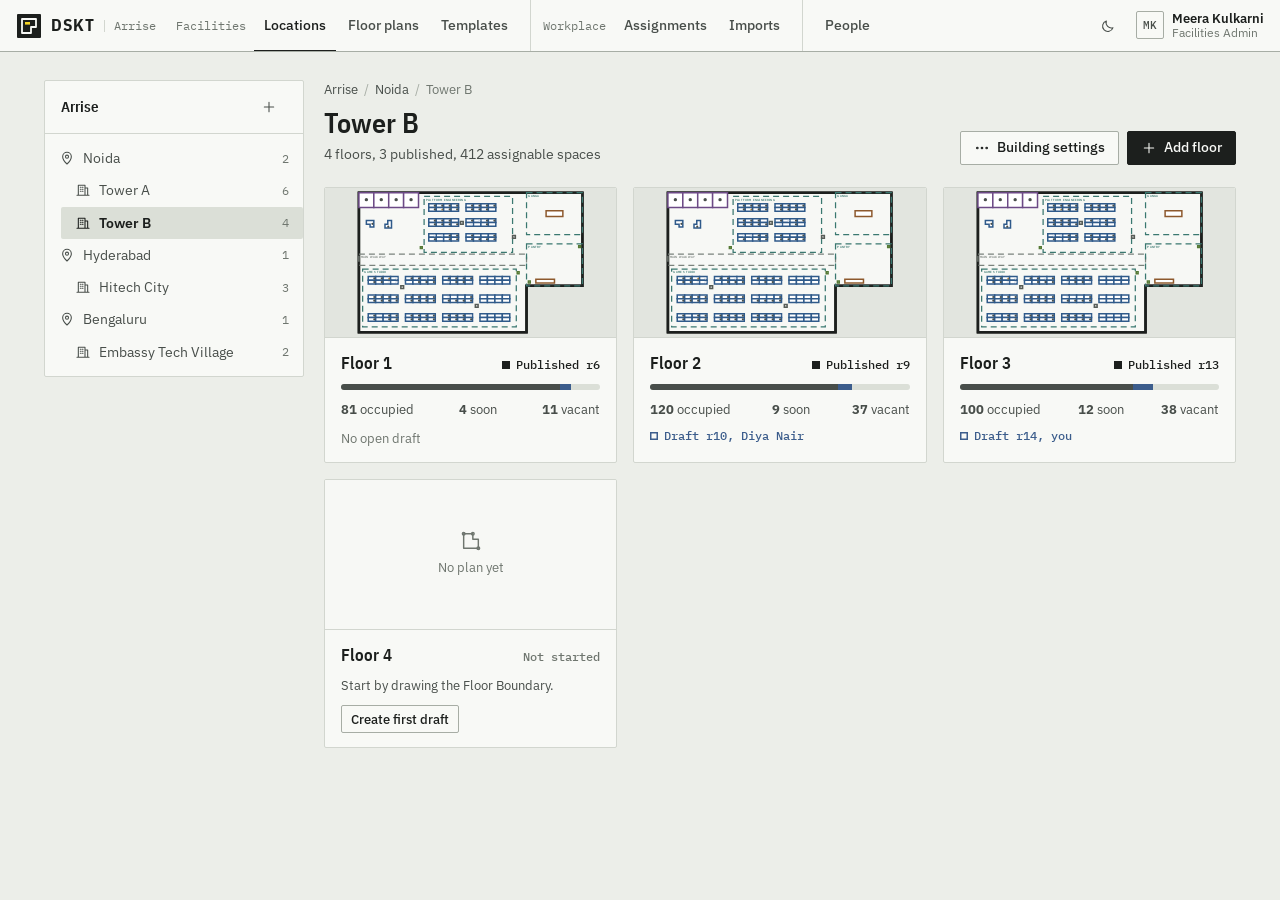
<file: design/locations.html>
<!doctype html>
<html lang="en">
<head>
<meta charset="utf-8">
<meta name="viewport" content="width=device-width, initial-scale=1, viewport-fit=cover">
<title>Arrise Locations</title>
<link rel="stylesheet" href="assets/dskt.css">
<style>
  .loc { display: grid; grid-template-columns: 260px minmax(0, 1fr); gap: 20px; align-items: start; }
  @media (max-width: 860px) { .loc { grid-template-columns: minmax(0, 1fr); } }
  .tree { list-style: none; margin: 0; padding: 8px 0; font-size: 13.5px; }
  .tree ul { list-style: none; margin: 0; padding: 0 0 0 16px; }
  .tree a { display: flex; align-items: center; gap: 8px; padding: 6px 14px; color: var(--ink-2); text-decoration: none; border-radius: var(--r-1); }
  .tree a:hover { background: var(--surface-2); color: var(--ink); }
  .tree a[aria-current="true"] { background: var(--accent-soft); color: var(--accent); font-weight: 600; }
  .tree .n { margin-left: auto; font: 400 11.5px var(--f-mono); color: var(--ink-3); }
  .floors { display: grid; grid-template-columns: repeat(auto-fill, minmax(260px, 1fr)); gap: 16px; }
  .floor { display: flex; flex-direction: column; background: var(--surface); border: 1px solid var(--line); border-radius: var(--r-2); overflow: hidden; color: var(--ink); text-decoration: none; }
  .floor:hover { border-color: var(--line-strong);  }
  .floor .thumb { height: 150px; background: var(--canvas); border-bottom: 1px solid var(--line); }
  .floor .thumb svg { width: 100%; height: 100%; display: block; }
  .floor .body { padding: 14px 16px; display: flex; flex-direction: column; gap: 10px; }
  .floor .title { display: flex; align-items: baseline; justify-content: space-between; gap: 8px; }
  .floor h3 { font-size: 17px; }
  .bar { height: 6px; border-radius: 3px; background: var(--surface-3); overflow: hidden; display: flex; }
  .bar i { display: block; height: 100%; }
  .floor .facts { display: flex; justify-content: space-between; gap: 8px; font-size: 12.5px; color: var(--ink-2); }
  .empty-floor .thumb { display: grid; place-items: center; color: var(--ink-3); font-size: 13px; }
</style>
</head>
<body>
  <header class="topbar">
    <a class="brand" href="index.html" aria-label="DSKT home">
      <svg class="brand-mark" viewBox="0 0 26 26" aria-hidden="true"><rect class="bm-bg" x="1" y="1" width="24" height="24" rx="1"/><path class="bm-line" d="M6 6h14v8h-5v6H6z"/><rect class="bm-desk" x="9" y="9" width="5" height="2.6"/></svg>
      <span class="brand-name">DSKT</span><span class="brand-org">Arrise</span>
    </a>
    <nav class="nav" aria-label="Primary">
      <div class="nav-group"><span class="nav-group-label">Facilities</span><a href="locations.html" aria-current="page">Locations</a><a href="revisions.html">Floor plans</a><a href="templates.html">Templates</a></div>
      <div class="nav-group"><span class="nav-group-label">Workplace</span><a href="assign.html">Assignments</a><a href="import.html">Imports</a></div>
      <div class="nav-group"><a href="people.html">People</a></div>
    </nav>
    <div class="topbar-end">
      <button class="btn btn-ghost btn-icon" data-theme-toggle aria-label="Switch light or dark theme"><svg class="ico"><use href="#i-moon"/></svg></button>
      <div class="user"><span class="avatar">MK</span><div class="user-meta"><b>Meera Kulkarni</b><span>Facilities Admin</span></div></div>
    </div>
  </header>

  <main class="page">
    <div class="loc">
      <nav class="panel" aria-label="Sites and buildings">
        <div class="panel-head"><h3>Arrise</h3><span class="spacer"></span><button class="btn btn-sm btn-ghost" aria-label="Add site"><svg class="ico"><use href="#i-plus"/></svg></button></div>
        <ul class="tree">
          <li><a href="#"><svg class="ico"><use href="#i-pin"/></svg>Noida<span class="n">2</span></a>
            <ul>
              <li><a href="#"><svg class="ico"><use href="#i-building"/></svg>Tower A<span class="n">6</span></a></li>
              <li><a href="#" aria-current="true"><svg class="ico"><use href="#i-building"/></svg>Tower B<span class="n">4</span></a></li>
            </ul></li>
          <li><a href="#"><svg class="ico"><use href="#i-pin"/></svg>Hyderabad<span class="n">1</span></a>
            <ul><li><a href="#"><svg class="ico"><use href="#i-building"/></svg>Hitech City<span class="n">3</span></a></li></ul></li>
          <li><a href="#"><svg class="ico"><use href="#i-pin"/></svg>Bengaluru<span class="n">1</span></a>
            <ul><li><a href="#"><svg class="ico"><use href="#i-building"/></svg>Embassy Tech Village<span class="n">2</span></a></li></ul></li>
        </ul>
      </nav>

      <section>
        <div class="page-head">
          <div>
            <div class="crumbs"><a href="#">Arrise</a><span class="sep">/</span><a href="#">Noida</a><span class="sep">/</span><span>Tower B</span></div>
            <h1>Tower B</h1>
            <p class="lede">4 floors, 3 published, 412 assignable spaces</p>
          </div>
          <div class="row"><button class="btn"><svg class="ico"><use href="#i-dots"/></svg> Building settings</button><button class="btn btn-primary"><svg class="ico"><use href="#i-plus"/></svg> Add floor</button></div>
        </div>
        <div class="floors" id="floors"></div>
      </section>
    </div>
  </main>

<script src="assets/dskt.js"></script>
<script>
(function () {
  const D = DSKT;
  const floors = [
    { n: "Floor 1", pub: "r6", draft: null, spaces: 96, occ: 81, fut: 4, href: "revisions.html" },
    { n: "Floor 2", pub: "r9", draft: "r10, Diya Nair", spaces: 166, occ: 120, fut: 9, href: "revisions.html" },
    { n: "Floor 3", pub: "r13", draft: "r14, you", spaces: 150, occ: 100, fut: 12, href: "revisions.html", live: true },
    { n: "Floor 4", pub: null, draft: null, spaces: 0, occ: 0, fut: 0, href: "editor.html" },
  ];
  document.getElementById("floors").innerHTML = floors.map((f, i) => {
    if (!f.pub) return `<a class="floor empty-floor" href="${f.href}"><div class="thumb"><span class="stack" style="align-items:center;gap:6px"><svg class="ico" style="width:22px;height:22px"><use href="#i-boundary"/></svg>No plan yet</span></div>
      <div class="body"><div class="title"><h3>${f.n}</h3><span class="badge plain archived">Not started</span></div><p class="muted" style="font-size:13px">Start by drawing the Floor Boundary.</p><span class="btn btn-sm" style="align-self:flex-start">Create first draft</span></div></a>`;
    const pct = (x) => (x / f.spaces) * 100;
    return `<a class="floor" href="${f.href}">
      <div class="thumb"><svg data-thumb="${i}" aria-hidden="true"></svg></div>
      <div class="body">
        <div class="title"><h3>${f.n}</h3><span class="badge published">Published ${f.pub}</span></div>
        <div class="bar" role="img" aria-label="${f.occ} occupied, ${f.fut} starting soon, ${f.spaces - f.occ - f.fut} vacant"><i style="width:${pct(f.occ)}%;background:var(--ink-2)"></i><i style="width:${pct(f.fut)}%;background:var(--info)"></i></div>
        <div class="facts"><span><b class="num">${f.occ}</b> occupied</span><span><b class="num">${f.fut}</b> soon</span><span><b class="num">${f.spaces - f.occ - f.fut}</b> vacant</span></div>
        ${f.draft ? `<span class="badge draft" style="align-self:flex-start">Draft ${f.draft}</span>` : `<span class="subtle" style="font-size:12.5px">No open draft</span>`}
      </div></a>`;
  }).join("");
  // Thumbnails use the same renderer as the editor and assignment map.
  document.querySelectorAll("[data-thumb]").forEach((svg) => {
    D.setupMap(svg);
    svg.setAttribute("viewBox", "-10 -10 500 320");
    svg.classList.add("lod-low");
    D.renderFloor(svg, { mode: "workplace", placements: D.PLACEMENTS, status: (p) => D.spaceStatus(p) });
  });
})();
</script>
</body>
</html>
</file>
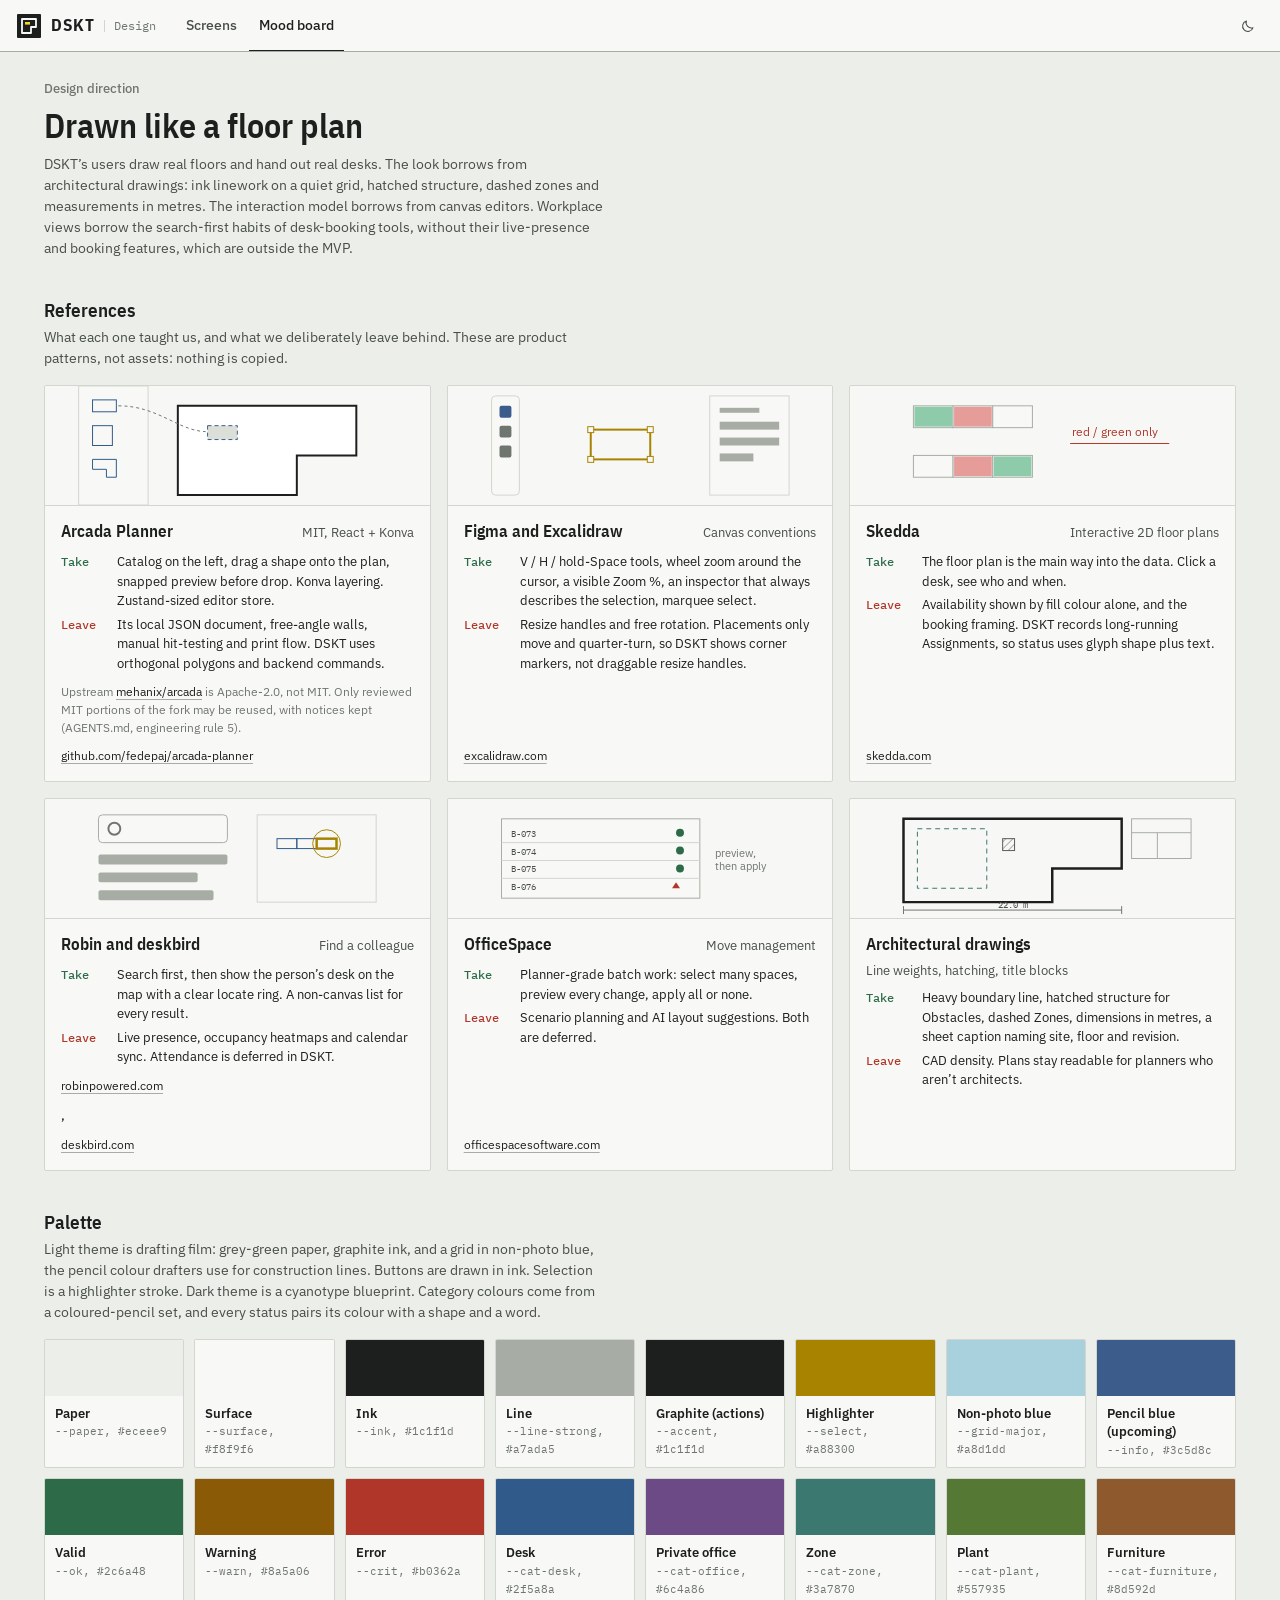
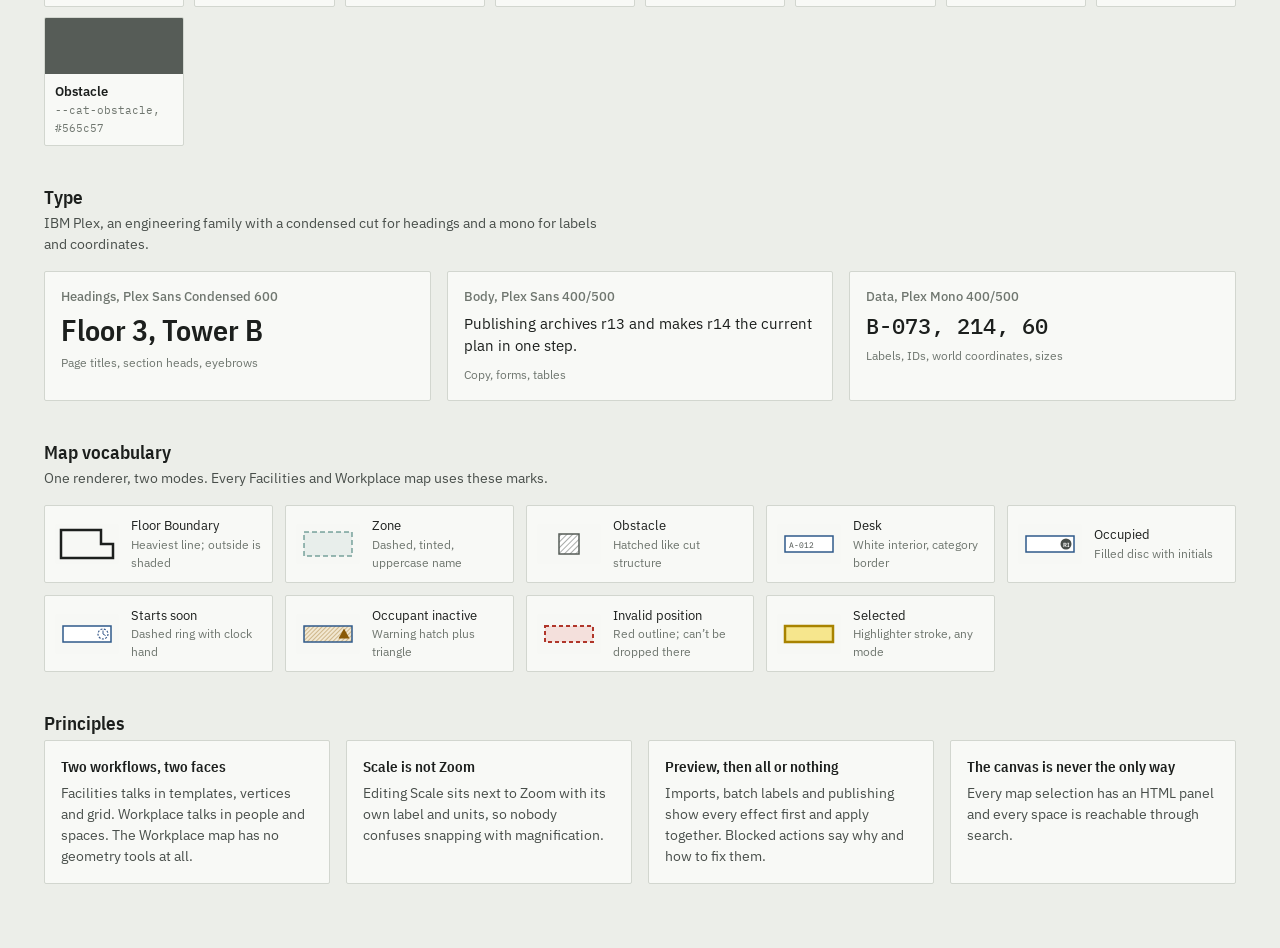
<file: design/moodboard.html>
<!doctype html>
<html lang="en">
<head>
<meta charset="utf-8">
<meta name="viewport" content="width=device-width, initial-scale=1, viewport-fit=cover">
<title>DSKT Mood Board</title>
<link rel="stylesheet" href="assets/dskt.css">
<style>
  .intro { max-width: 70ch; display: flex; flex-direction: column; gap: 10px; margin-bottom: 28px; }
  .intro h1 { font-size: 34px; }
  section.block { margin-top: 40px; }
  section.block > h2 { margin-bottom: 4px; }
  section.block > p { color: var(--ink-2); max-width: 70ch; margin-bottom: 16px; }
  .refs { display: grid; grid-template-columns: repeat(auto-fill, minmax(320px, 1fr)); gap: 16px; }
  .ref { display: flex; flex-direction: column; }
  .ref .sketch { height: 120px; background: var(--canvas); border-bottom: 1px solid var(--line); border-radius: var(--r-2) var(--r-2) 0 0; }
  .ref .sketch svg { width: 100%; height: 100%; display: block; }
  .ref .body { padding: 14px 16px 16px; display: flex; flex-direction: column; gap: 10px; flex: 1; }
  .ref .head { display: flex; justify-content: space-between; align-items: baseline; gap: 8px; flex-wrap: wrap; }
  .ref h3 { font-size: 17px; }
  .tl { display: grid; grid-template-columns: 46px minmax(0, 1fr); gap: 4px 10px; font-size: 13px; margin: 0; }
  .tl dt { font: 500 12px/1.7 var(--f-mono); }
  .tl dt.take { color: var(--ok); } .tl dt.leave { color: var(--crit); }
  .tl dd { margin: 0; }
  .ref .src { margin-top: auto; font-size: 12px; }
  .palette { display: grid; grid-template-columns: repeat(auto-fill, minmax(140px, 1fr)); gap: 10px; }
  .sw { border: 1px solid var(--line); border-radius: var(--r-2); overflow: hidden; background: var(--surface); }
  .sw i { display: block; height: 56px; }
  .sw div { padding: 8px 10px; font-size: 12px; }
  .sw b { display: block; font-weight: 600; font-size: 12.5px; }
  .sw code { color: var(--ink-3); font-size: 11px; }
  .type { display: grid; grid-template-columns: repeat(auto-fit, minmax(260px, 1fr)); gap: 16px; }
  .type .panel-body { display: flex; flex-direction: column; gap: 8px; }
  .vocab { display: grid; grid-template-columns: repeat(auto-fill, minmax(200px, 1fr)); gap: 12px; }
  .vocab .item { display: grid; grid-template-columns: 64px minmax(0, 1fr); gap: 12px; align-items: center; padding: 10px; border: 1px solid var(--line); border-radius: var(--r-2); background: var(--surface); font-size: 13px; }
  .vocab svg { width: 64px; height: 40px; background: var(--canvas); border-radius: var(--r-1); }
  .vocab small { display: block; color: var(--ink-3); font-size: 12px; }
  .principles { display: grid; grid-template-columns: repeat(auto-fit, minmax(260px, 1fr)); gap: 16px; }
  .principles .panel-body { display: flex; flex-direction: column; gap: 6px; }
</style>
</head>
<body>
  <header class="topbar">
    <a class="brand" href="index.html" aria-label="DSKT home">
      <svg class="brand-mark" viewBox="0 0 26 26" aria-hidden="true"><rect class="bm-bg" x="1" y="1" width="24" height="24" rx="1"/><path class="bm-line" d="M6 6h14v8h-5v6H6z"/><rect class="bm-desk" x="9" y="9" width="5" height="2.6"/></svg>
      <span class="brand-name">DSKT</span><span class="brand-org">Design</span>
    </a>
    <nav class="nav" aria-label="Design pages"><div class="nav-group"><a href="index.html">Screens</a><a href="moodboard.html" aria-current="page">Mood board</a></div></nav>
    <div class="topbar-end"><button class="btn btn-ghost btn-icon" data-theme-toggle aria-label="Switch light or dark theme"><svg class="ico"><use href="#i-moon"/></svg></button></div>
  </header>

  <main class="page">
    <div class="intro">
      <span class="eyebrow">Design direction</span>
      <h1>Drawn like a floor plan</h1>
      <p class="muted">DSKT’s users draw real floors and hand out real desks. The look borrows from architectural drawings: ink linework on a quiet grid, hatched structure, dashed zones and measurements in metres. The interaction model borrows from canvas editors. Workplace views borrow the search-first habits of desk-booking tools, without their live-presence and booking features, which are outside the MVP.</p>
    </div>

    <section class="block" aria-labelledby="h-refs">
      <h2 id="h-refs">References</h2>
      <p>What each one taught us, and what we deliberately leave behind. These are product patterns, not assets: nothing is copied.</p>
      <div class="refs">

        <article class="panel ref">
          <div class="sketch"><svg viewBox="0 0 320 120" aria-hidden="true"><rect x="0" y="0" width="70" height="120" fill="var(--surface)" stroke="var(--line)"/><g fill="none" stroke="var(--cat-desk)"><rect x="14" y="14" width="24" height="12"/><rect x="14" y="40" width="20" height="20"/><path d="M14 74h24v18h-10v-8H14z"/></g><path d="M100 20h180v50h-60v40H100z" fill="var(--el-fill)" stroke="var(--boundary)" stroke-width="2"/><rect x="130" y="40" width="30" height="14" fill="var(--accent-soft)" stroke="var(--info)" stroke-dasharray="4 3"/><path d="M40 20 C80 20 100 45 128 46" fill="none" stroke="var(--ink-3)" stroke-dasharray="3 3"/></svg></div>
          <div class="body">
            <div class="head"><h3>Arcada Planner</h3><span class="tag">MIT, React + Konva</span></div>
            <dl class="tl">
              <dt class="take">Take</dt><dd>Catalog on the left, drag a shape onto the plan, snapped preview before drop. Konva layering. Zustand-sized editor store.</dd>
              <dt class="leave">Leave</dt><dd>Its local JSON document, free-angle walls, manual hit-testing and print flow. DSKT uses orthogonal polygons and backend commands.</dd>
            </dl>
            <p class="hint">Upstream <a href="https://github.com/mehanix/arcada">mehanix/arcada</a> is Apache-2.0, not MIT. Only reviewed MIT portions of the fork may be reused, with notices kept (AGENTS.md, engineering rule 5).</p>
            <a class="src" href="https://github.com/fedepaj/arcada-planner">github.com/fedepaj/arcada-planner</a>
          </div>
        </article>

        <article class="panel ref">
          <div class="sketch"><svg viewBox="0 0 320 120" aria-hidden="true"><rect x="10" y="10" width="28" height="100" rx="4" fill="var(--surface)" stroke="var(--line)"/><g fill="var(--ink-3)"><rect x="18" y="20" width="12" height="12" rx="2" fill="var(--info)"/><rect x="18" y="40" width="12" height="12" rx="2"/><rect x="18" y="60" width="12" height="12" rx="2"/></g><rect x="230" y="10" width="80" height="100" fill="var(--surface)" stroke="var(--line)"/><g fill="var(--line-strong)"><rect x="240" y="22" width="40" height="5"/><rect x="240" y="36" width="60" height="8"/><rect x="240" y="52" width="60" height="8"/><rect x="240" y="68" width="34" height="8"/></g><rect x="110" y="44" width="60" height="30" fill="none" stroke="var(--select)" stroke-width="2"/><g fill="var(--surface)" stroke="var(--select)"><rect x="107" y="41" width="6" height="6"/><rect x="167" y="41" width="6" height="6"/><rect x="107" y="71" width="6" height="6"/><rect x="167" y="71" width="6" height="6"/></g></svg></div>
          <div class="body">
            <div class="head"><h3>Figma and Excalidraw</h3><span class="tag">Canvas conventions</span></div>
            <dl class="tl">
              <dt class="take">Take</dt><dd>V / H / hold-Space tools, wheel zoom around the cursor, a visible Zoom %, an inspector that always describes the selection, marquee select.</dd>
              <dt class="leave">Leave</dt><dd>Resize handles and free rotation. Placements only move and quarter-turn, so DSKT shows corner markers, not draggable resize handles.</dd>
            </dl>
            <a class="src" href="https://excalidraw.com">excalidraw.com</a>
          </div>
        </article>

        <article class="panel ref">
          <div class="sketch"><svg viewBox="0 0 320 120" aria-hidden="true"><g stroke="var(--line-strong)" fill="var(--surface)"><rect x="30" y="20" width="40" height="22"/><rect x="70" y="20" width="40" height="22"/><rect x="110" y="20" width="40" height="22"/><rect x="30" y="70" width="40" height="22"/><rect x="70" y="70" width="40" height="22"/><rect x="110" y="70" width="40" height="22"/></g><g><rect x="31" y="21" width="38" height="20" fill="#3aa76d" opacity=".55"/><rect x="71" y="21" width="38" height="20" fill="#d9534f" opacity=".55"/><rect x="111" y="71" width="38" height="20" fill="#3aa76d" opacity=".55"/><rect x="71" y="71" width="38" height="20" fill="#d9534f" opacity=".55"/></g><text x="190" y="50" font-size="12" fill="var(--crit)" font-family="IBM Plex Sans">red / green only</text><path d="M188 58h100" stroke="var(--crit)"/></svg></div>
          <div class="body">
            <div class="head"><h3>Skedda</h3><span class="tag">Interactive 2D floor plans</span></div>
            <dl class="tl">
              <dt class="take">Take</dt><dd>The floor plan is the main way into the data. Click a desk, see who and when.</dd>
              <dt class="leave">Leave</dt><dd>Availability shown by fill colour alone, and the booking framing. DSKT records long-running Assignments, so status uses glyph shape plus text.</dd>
            </dl>
            <a class="src" href="https://www.skedda.com">skedda.com</a>
          </div>
        </article>

        <article class="panel ref">
          <div class="sketch"><svg viewBox="0 0 320 120" aria-hidden="true"><rect x="20" y="16" width="130" height="28" rx="4" fill="var(--surface)" stroke="var(--line-strong)"/><circle cx="36" cy="30" r="6" fill="none" stroke="var(--ink-3)" stroke-width="2"/><g fill="var(--line-strong)"><rect x="20" y="56" width="130" height="10" rx="2"/><rect x="20" y="74" width="100" height="10" rx="2"/><rect x="20" y="92" width="116" height="10" rx="2"/></g><rect x="180" y="16" width="120" height="88" fill="var(--canvas)" stroke="var(--line)"/><g fill="none" stroke="var(--cat-desk)"><rect x="200" y="40" width="20" height="10"/><rect x="220" y="40" width="20" height="10"/><rect x="240" y="40" width="20" height="10" stroke="var(--select)" stroke-width="2.5"/></g><circle cx="250" cy="45" r="14" fill="none" stroke="var(--select)"/></svg></div>
          <div class="body">
            <div class="head"><h3>Robin and deskbird</h3><span class="tag">Find a colleague</span></div>
            <dl class="tl">
              <dt class="take">Take</dt><dd>Search first, then show the person’s desk on the map with a clear locate ring. A non-canvas list for every result.</dd>
              <dt class="leave">Leave</dt><dd>Live presence, occupancy heatmaps and calendar sync. Attendance is deferred in DSKT.</dd>
            </dl>
            <a class="src" href="https://robinpowered.com">robinpowered.com</a>, <a class="src" href="https://www.deskbird.com">deskbird.com</a>
          </div>
        </article>

        <article class="panel ref">
          <div class="sketch"><svg viewBox="0 0 320 120" aria-hidden="true"><g fill="var(--surface)" stroke="var(--line-strong)"><rect x="20" y="20" width="200" height="80"/></g><g font-family="IBM Plex Mono" font-size="9" fill="var(--ink-2)"><text x="30" y="38">B-073</text><text x="30" y="56">B-074</text><text x="30" y="74">B-075</text><text x="30" y="92">B-076</text></g><g stroke="var(--line)"><path d="M20 44h200M20 62h200M20 80h200"/></g><g fill="var(--ok)"><circle cx="200" cy="34" r="4"/><circle cx="200" cy="52" r="4"/><circle cx="200" cy="70" r="4"/></g><path d="M196 84l4 6h-8z" fill="var(--crit)"/><text x="235" y="58" font-size="11" fill="var(--ink-3)" font-family="IBM Plex Sans">preview,</text><text x="235" y="72" font-size="11" fill="var(--ink-3)" font-family="IBM Plex Sans">then apply</text></svg></div>
          <div class="body">
            <div class="head"><h3>OfficeSpace</h3><span class="tag">Move management</span></div>
            <dl class="tl">
              <dt class="take">Take</dt><dd>Planner-grade batch work: select many spaces, preview every change, apply all or none.</dd>
              <dt class="leave">Leave</dt><dd>Scenario planning and AI layout suggestions. Both are deferred.</dd>
            </dl>
            <a class="src" href="https://www.officespacesoftware.com">officespacesoftware.com</a>
          </div>
        </article>

        <article class="panel ref">
          <div class="sketch"><svg viewBox="0 0 320 120" aria-hidden="true"><defs><pattern id="mb-h" width="5" height="5" patternUnits="userSpaceOnUse" patternTransform="rotate(45)"><line x1="0" y1="0" x2="0" y2="5" stroke="var(--cat-obstacle)"/></pattern></defs><path d="M20 20h220v50h-70v34H20z" fill="none" stroke="var(--boundary)" stroke-width="2.5"/><rect x="120" y="40" width="12" height="12" fill="url(#mb-h)" stroke="var(--cat-obstacle)"/><rect x="34" y="30" width="70" height="60" fill="none" stroke="var(--cat-zone)" stroke-dasharray="5 4"/><path d="M20 112h220" stroke="var(--ink-3)"/><path d="M20 108v8M240 108v8" stroke="var(--ink-3)"/><text x="130" y="110" text-anchor="middle" font-size="9" font-family="IBM Plex Mono" fill="var(--ink-2)">22.0 m</text><rect x="250" y="20" width="60" height="40" fill="none" stroke="var(--line-strong)"/><path d="M250 34h60M276 34v26" stroke="var(--line-strong)"/></svg></div>
          <div class="body">
            <div class="head"><h3>Architectural drawings</h3><span class="tag">Line weights, hatching, title blocks</span></div>
            <dl class="tl">
              <dt class="take">Take</dt><dd>Heavy boundary line, hatched structure for Obstacles, dashed Zones, dimensions in metres, a sheet caption naming site, floor and revision.</dd>
              <dt class="leave">Leave</dt><dd>CAD density. Plans stay readable for planners who aren’t architects.</dd>
            </dl>
          </div>
        </article>
      </div>
    </section>

    <section class="block" aria-labelledby="h-pal">
      <h2 id="h-pal">Palette</h2>
      <p>Light theme is drafting film: grey-green paper, graphite ink, and a grid in non-photo blue, the pencil colour drafters use for construction lines. Buttons are drawn in ink. Selection is a highlighter stroke. Dark theme is a cyanotype blueprint. Category colours come from a coloured-pencil set, and every status pairs its colour with a shape and a word.</p>
      <div class="palette" id="palette"></div>
    </section>

    <section class="block" aria-labelledby="h-type">
      <h2 id="h-type">Type</h2>
      <p>IBM Plex, an engineering family with a condensed cut for headings and a mono for labels and coordinates.</p>
      <div class="type">
        <div class="panel"><div class="panel-body"><span class="eyebrow">Headings, Plex Sans Condensed 600</span><span style="font:600 30px/1.1 var(--f-cond)">Floor 3, Tower B</span><span class="hint">Page titles, section heads, eyebrows</span></div></div>
        <div class="panel"><div class="panel-body"><span class="eyebrow">Body, Plex Sans 400/500</span><span style="font:400 15px/1.5 var(--f-sans)">Publishing archives r13 and makes r14 the current plan in one step.</span><span class="hint">Copy, forms, tables</span></div></div>
        <div class="panel"><div class="panel-body"><span class="eyebrow">Data, Plex Mono 400/500</span><span style="font:500 22px/1.2 var(--f-mono)">B-073, 214, 60</span><span class="hint">Labels, IDs, world coordinates, sizes</span></div></div>
      </div>
    </section>

    <section class="block" aria-labelledby="h-voc">
      <h2 id="h-voc">Map vocabulary</h2>
      <p>One renderer, two modes. Every Facilities and Workplace map uses these marks.</p>
      <div class="vocab">
        <div class="item"><svg viewBox="0 0 64 40"><path d="M6 6h40v14h12v14H6z" fill="var(--canvas)" stroke="var(--boundary)" stroke-width="2.5"/></svg><span>Floor Boundary<small>Heaviest line; outside is shaded</small></span></div>
        <div class="item"><svg viewBox="0 0 64 40"><rect x="8" y="8" width="48" height="24" fill="var(--cat-zone)" fill-opacity=".08" stroke="var(--cat-zone)" stroke-dasharray="5 3"/></svg><span>Zone<small>Dashed, tinted, uppercase name</small></span></div>
        <div class="item"><svg viewBox="0 0 64 40"><defs><pattern id="v-h" width="4" height="4" patternUnits="userSpaceOnUse" patternTransform="rotate(45)"><rect width="4" height="4" fill="var(--el-fill)"/><line x1="0" y1="0" x2="0" y2="4" stroke="var(--cat-obstacle)"/></pattern></defs><rect x="22" y="10" width="20" height="20" fill="url(#v-h)" stroke="var(--cat-obstacle)" stroke-width="1.5"/></svg><span>Obstacle<small>Hatched like cut structure</small></span></div>
        <div class="item"><svg viewBox="0 0 64 40"><rect x="8" y="12" width="48" height="16" fill="var(--el-fill)" stroke="var(--cat-desk)" stroke-width="1.5"/><text x="12" y="23.5" font-size="8" font-family="IBM Plex Mono" fill="var(--ink-2)">A-012</text></svg><span>Desk<small>White interior, category border</small></span></div>
        <div class="item"><svg viewBox="0 0 64 40"><rect x="8" y="12" width="48" height="16" fill="var(--el-fill)" stroke="var(--cat-desk)" stroke-width="1.5"/><circle cx="48" cy="20" r="5.5" fill="var(--ink-2)"/><text x="48" y="22.6" font-size="5.5" text-anchor="middle" font-family="IBM Plex Sans" font-weight="600" fill="var(--el-fill)">RI</text></svg><span>Occupied<small>Filled disc with initials</small></span></div>
        <div class="item"><svg viewBox="0 0 64 40"><rect x="8" y="12" width="48" height="16" fill="var(--el-fill)" stroke="var(--cat-desk)" stroke-width="1.5"/><circle cx="48" cy="20" r="5" fill="none" stroke="var(--info)" stroke-dasharray="2 1.4" stroke-width="1.2"/><path d="M48 16.5V20l2.6 1.6" fill="none" stroke="var(--info)"/></svg><span>Starts soon<small>Dashed ring with clock hand</small></span></div>
        <div class="item"><svg viewBox="0 0 64 40"><defs><pattern id="v-w" width="3" height="3" patternUnits="userSpaceOnUse" patternTransform="rotate(45)"><rect width="3" height="3" fill="var(--warn-soft)"/><line x1="0" y1="0" x2="0" y2="3" stroke="var(--warn)" stroke-width=".7"/></pattern></defs><rect x="8" y="12" width="48" height="16" fill="url(#v-w)" stroke="var(--cat-desk)" stroke-width="1.5"/><path d="M48 14.5l5.5 10h-11z" fill="var(--warn)"/></svg><span>Occupant inactive<small>Warning hatch plus triangle</small></span></div>
        <div class="item"><svg viewBox="0 0 64 40"><rect x="8" y="12" width="48" height="16" fill="var(--crit-soft)" stroke="var(--crit)" stroke-width="2" stroke-dasharray="4 3"/></svg><span>Invalid position<small>Red outline; can’t be dropped there</small></span></div>
        <div class="item"><svg viewBox="0 0 64 40"><rect x="8" y="12" width="48" height="16" fill="var(--select-soft)" stroke="var(--select)" stroke-width="2.5"/></svg><span>Selected<small>Highlighter stroke, any mode</small></span></div>
      </div>
    </section>

    <section class="block" aria-labelledby="h-pr">
      <h2 id="h-pr">Principles</h2>
      <div class="principles">
        <div class="panel"><div class="panel-body"><h3>Two workflows, two faces</h3><p class="muted">Facilities talks in templates, vertices and grid. Workplace talks in people and spaces. The Workplace map has no geometry tools at all.</p></div></div>
        <div class="panel"><div class="panel-body"><h3>Scale is not Zoom</h3><p class="muted">Editing Scale sits next to Zoom with its own label and units, so nobody confuses snapping with magnification.</p></div></div>
        <div class="panel"><div class="panel-body"><h3>Preview, then all or nothing</h3><p class="muted">Imports, batch labels and publishing show every effect first and apply together. Blocked actions say why and how to fix them.</p></div></div>
        <div class="panel"><div class="panel-body"><h3>The canvas is never the only way</h3><p class="muted">Every map selection has an HTML panel and every space is reachable through search.</p></div></div>
      </div>
    </section>
  </main>

<script src="assets/dskt.js"></script>
<script>
  const SW = [
    ["Paper", "--paper"], ["Surface", "--surface"], ["Ink", "--ink"], ["Line", "--line-strong"],
    ["Graphite (actions)", "--accent"], ["Highlighter", "--select"], ["Non-photo blue", "--grid-major"], ["Pencil blue (upcoming)", "--info"], ["Valid", "--ok"], ["Warning", "--warn"], ["Error", "--crit"],
    ["Desk", "--cat-desk"], ["Private office", "--cat-office"], ["Zone", "--cat-zone"], ["Plant", "--cat-plant"], ["Furniture", "--cat-furniture"], ["Obstacle", "--cat-obstacle"],
  ];
  function paint() {
    const cs = getComputedStyle(document.documentElement);
    document.getElementById("palette").innerHTML = SW.map(([n, v]) => `<div class="sw"><i style="background:var(${v})"></i><div><b>${n}</b><code>${v}, ${cs.getPropertyValue(v).trim()}</code></div></div>`).join("");
  }
  paint();
  new MutationObserver(paint).observe(document.documentElement, { attributes: true, attributeFilter: ["data-theme"] });
</script>
</body>
</html>
</file>
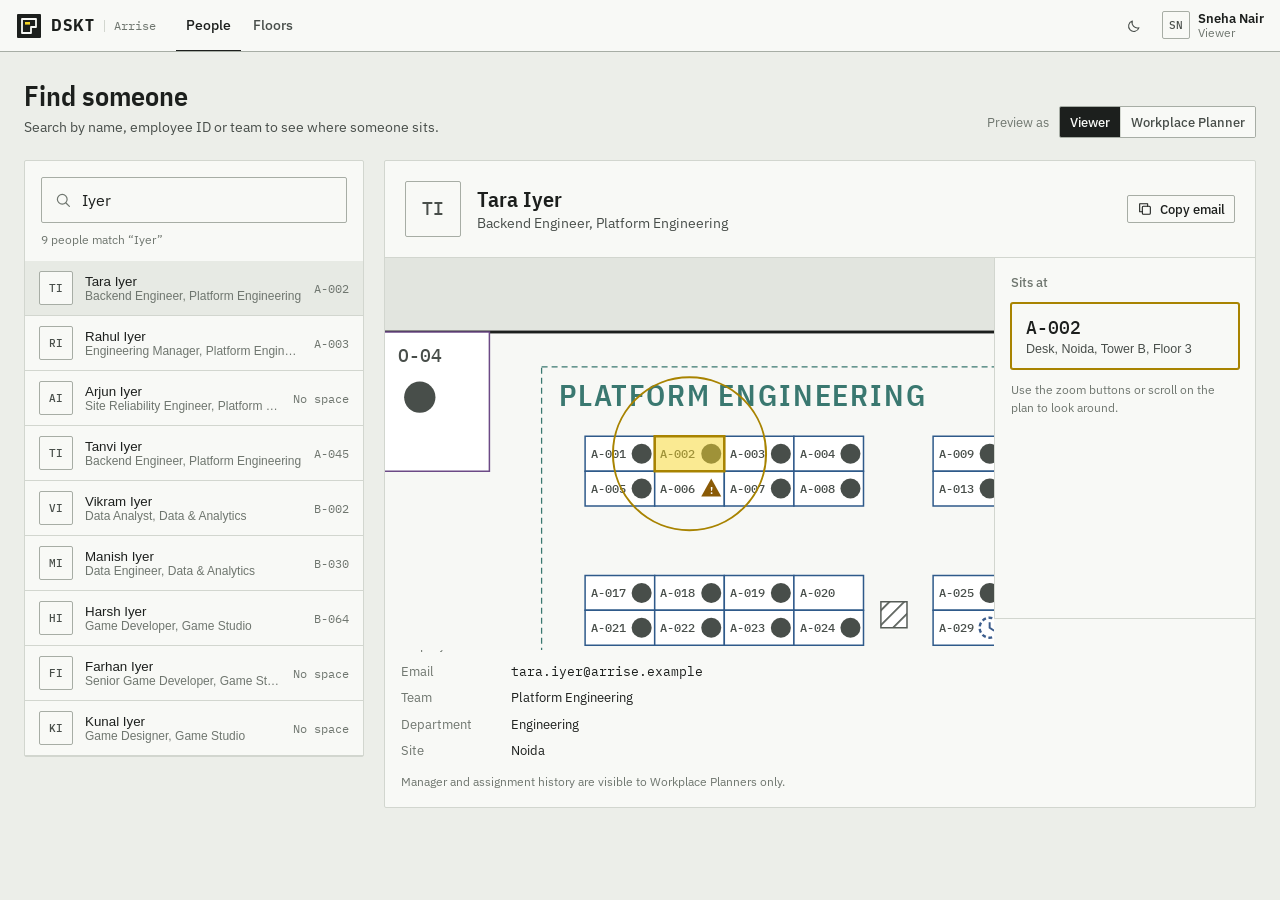
<file: design/people.html>
<!doctype html>
<html lang="en">
<head>
<meta charset="utf-8">
<meta name="viewport" content="width=device-width, initial-scale=1, viewport-fit=cover">
<title>Find People</title>
<link rel="stylesheet" href="assets/dskt.css">
<style>
  .finder { display: grid; grid-template-columns: 340px minmax(0, 1fr); gap: 20px; align-items: start; }
  @media (max-width: 900px) { .finder { grid-template-columns: minmax(0, 1fr); } }
  .big-search .input { height: 46px; font-size: 16px; padding-left: 40px; }
  .big-search .ico { left: 13px; width: 18px; height: 18px; }
  .results { max-height: 640px; overflow: auto; }
  .person { display: grid; grid-template-columns: 34px minmax(0, 1fr) auto; gap: 12px; align-items: center; padding: 10px 14px; width: 100%; border: 0; border-bottom: 1px solid var(--line); background: none; text-align: left; cursor: pointer; color: var(--ink); }
  .person:hover, .person[aria-selected="true"] { background: var(--surface-2); }
  .person[aria-selected="true"] { }
  .person .avatar { width: 34px; height: 34px; }
  .person b { display: block; font-weight: 500; }
  .person small { display: block; color: var(--ink-3); font-size: 12px; white-space: nowrap; overflow: hidden; text-overflow: ellipsis; }
  .detail-head { display: grid; grid-template-columns: 56px minmax(0, 1fr) auto; gap: 16px; align-items: center; padding: 20px; border-bottom: 1px solid var(--line); }
  .detail-head .avatar { width: 56px; height: 56px; font-size: 18px; }
  @media (max-width: 600px) { .detail-head { grid-template-columns: 48px minmax(0, 1fr); } .detail-head .avatar { width: 48px; height: 48px; } .detail-head > :last-child { grid-column: 1 / -1; } }
  .where { display: grid; grid-template-columns: minmax(0, 1fr) 260px; }
  @media (max-width: 1100px) { .where { grid-template-columns: minmax(0, 1fr); } }
  .mini { height: 360px; position: relative; background: var(--canvas); border-right: 1px solid var(--line); }
  @media (max-width: 1100px) { .mini { border-right: 0; border-bottom: 1px solid var(--line); height: 300px; } }
  .space-card { display: flex; flex-direction: column; gap: 3px; padding: 12px 14px; border: 1px solid var(--line); border-radius: var(--r-1); background: var(--surface); cursor: pointer; text-align: left; color: var(--ink); width: 100%; }
  .space-card[aria-pressed="true"] { border-color: var(--select); box-shadow: 0 0 0 1px var(--select); }
  .space-card b { font: 500 18px var(--f-mono); }
  .role-switch { display: flex; align-items: center; gap: 10px; font-size: 12.5px; color: var(--ink-3); }
  .pulse { fill: none; stroke: var(--select); stroke-width: 2; vector-effect: non-scaling-stroke; }
</style>
</head>
<body>
  <header class="topbar">
    <a class="brand" href="index.html" aria-label="DSKT home">
      <svg class="brand-mark" viewBox="0 0 26 26" aria-hidden="true"><rect class="bm-bg" x="1" y="1" width="24" height="24" rx="1"/><path class="bm-line" d="M6 6h14v8h-5v6H6z"/><rect class="bm-desk" x="9" y="9" width="5" height="2.6"/></svg>
      <span class="brand-name">DSKT</span><span class="brand-org">Arrise</span>
    </a>
    <nav class="nav" aria-label="Primary">
      <div class="nav-group"><a href="people.html" aria-current="page">People</a><a href="locations.html">Floors</a></div>
    </nav>
    <div class="topbar-end">
      <button class="btn btn-ghost btn-icon" data-theme-toggle aria-label="Switch light or dark theme"><svg class="ico"><use href="#i-moon"/></svg></button>
      <div class="user"><span class="avatar">SN</span><div class="user-meta"><b>Sneha Nair</b><span id="role-name">Viewer</span></div></div>
    </div>
  </header>

  <main class="page" style="max-width:1320px">
    <div class="page-head">
      <div>
        <h1>Find someone</h1>
        <p class="lede">Search by name, employee ID or team to see where someone sits.</p>
      </div>
      <div class="role-switch"><span>Preview as</span>
        <div class="seg" role="group" aria-label="Preview role" id="role">
          <button data-r="viewer" aria-pressed="true">Viewer</button><button data-r="planner" aria-pressed="false">Workplace Planner</button>
        </div>
      </div>
    </div>

    <div class="finder">
      <section class="panel" aria-label="Search">
        <div class="panel-body" style="padding-bottom:12px">
          <div class="search big-search"><svg class="ico"><use href="#i-search"/></svg><input class="input" id="q" type="search" placeholder="Name, ID or team" aria-label="Search people" autocomplete="off" value="Iyer"></div>
          <p class="hint" id="count" style="margin-top:8px" aria-live="polite"></p>
        </div>
        <div class="results" id="results" role="listbox" aria-label="People"></div>
      </section>

      <section class="panel" id="detail" aria-live="polite"></section>
    </div>
  </main>

<script src="assets/dskt.js"></script>
<script>
(function () {
  const D = DSKT, T = D.TEMPLATES;
  const $ = (id) => document.getElementById(id);
  let role = "viewer", current = null, focusSpace = null, view = null;
  const fmt = (d) => new Date(d + "T00:00:00Z").toLocaleDateString("en-GB", { day: "numeric", month: "short", year: "numeric", timeZone: "UTC" });
  const spacesOf = (id) => D.ASSIGNMENTS.filter((a) => a.emp === id).map((a) => ({ a, p: D.PLACEMENTS.find((p) => p.id === a.pid) }));
  // Viewers see active people only; inactive records need elevated permission.
  const visible = () => D.PEOPLE.filter((e) => role === "planner" || e.status === "Active");

  function renderResults() {
    const q = $("q").value.trim().toLowerCase();
    const list = visible().filter((e) => !q || e.name.toLowerCase().includes(q) || e.id.toLowerCase().includes(q) || e.teamName.toLowerCase().includes(q));
    $("count").textContent = q ? `${list.length} ${list.length === 1 ? "person" : "people"} match “${$("q").value.trim()}”` : `${list.length} people`;
    $("results").innerHTML = list.slice(0, 80).map((e) => {
      const sp = spacesOf(e.id).filter((x) => x.a.state === "current");
      return `<button class="person" role="option" data-id="${e.id}" aria-selected="${current === e.id}"><span class="avatar">${D.initials(e.name)}</span><span style="min-width:0"><b>${D.esc(e.name)}</b><small>${e.title}, ${e.teamName}</small></span><span class="mono subtle" style="font-size:12px">${sp.map((x) => x.p.label).join(", ") || "No space"}</span></button>`;
    }).join("") || `<div class="panel-body"><p class="muted">No one matches “${D.esc($("q").value)}”. Try a surname, an employee ID like <span class="mono">ARR-10241</span>, or a team.</p></div>`;
  }
  $("q").addEventListener("input", renderResults);
  $("results").addEventListener("click", (e) => { const b = e.target.closest(".person"); if (b) { current = b.dataset.id; focusSpace = null; renderResults(); renderDetail(); } });
  $("role").addEventListener("click", (e) => {
    const b = e.target.closest("[data-r]"); if (!b) return;
    role = b.dataset.r;
    document.querySelectorAll("#role button").forEach((x) => x.setAttribute("aria-pressed", x === b));
    $("role-name").textContent = role === "viewer" ? "Viewer" : "Workplace Planner";
    if (role === "viewer" && current && D.PEOPLE_BY_ID[current].status !== "Active") current = null;
    renderResults(); renderDetail();
  });

  function renderDetail() {
    const el = $("detail");
    if (!current) { el.innerHTML = `<div class="panel-body" style="padding:48px 24px;text-align:center"><svg class="ico" style="width:28px;height:28px;color:var(--ink-3)"><use href="#i-user"/></svg><h2 style="margin-top:10px">Pick a person</h2><p class="muted" style="margin-top:6px">Their spaces appear here on the floor plan.</p></div>`; return; }
    const e = D.PEOPLE_BY_ID[current];
    const sp = spacesOf(e.id).filter((x) => role === "planner" || x.a.state === "current");
    if (!focusSpace && sp.length) focusSpace = sp[0].p.id;
    const mgr = e.manager ? D.PEOPLE_BY_ID[e.manager] : null;
    const f = sp.find((x) => x.p.id === focusSpace);
    el.innerHTML = `
      <div class="detail-head">
        <span class="avatar">${D.initials(e.name)}</span>
        <div style="min-width:0"><h2 style="font-size:22px">${D.esc(e.name)}</h2><div class="muted">${e.title}, ${e.teamName}</div></div>
        <div class="row">${e.status === "Active" ? "" : '<span class="badge warn">Inactive</span>'}<button class="btn btn-sm" id="copy-email"><svg class="ico"><use href="#i-copy"/></svg> Copy email</button></div>
      </div>
      ${sp.length ? `<div class="where">
        <div class="mini"><svg class="map" id="mini" role="img" aria-label="${f ? `Floor 3 plan with ${f.p.label} highlighted` : "Floor 3 plan"}"></svg></div>
        <div class="panel-body stack">
          <h3 class="eyebrow">Sits at</h3>
          ${sp.map((x) => `<button class="space-card" data-space="${x.p.id}" aria-pressed="${x.p.id === focusSpace}"><b>${x.p.label}</b><span class="muted" style="font-size:12.5px">${T[x.p.tpl].category}, Noida, Tower B, Floor 3</span>${x.a.state === "future" ? `<span class="badge draft" style="align-self:flex-start">From ${fmt(x.a.start)}</span>` : ""}</button>`).join("")}
          <p class="hint">Use the zoom buttons or scroll on the plan to look around.</p>
        </div></div>`
      : `<div class="panel-body"><div class="callout info"><svg class="ico"><use href="#i-info"/></svg><div>${D.esc(e.name.split(" ")[0])} doesn’t have an assigned space yet.</div></div></div>`}
      <div class="panel-body" style="border-top:1px solid var(--line)">
        <dl class="kv">
          <dt>Employee ID</dt><dd class="mono">${e.id}</dd>
          <dt>Email</dt><dd><span class="mono" id="email" style="font-size:12.5px">${e.email}</span></dd>
          <dt>Team</dt><dd>${e.teamName}</dd>
          <dt>Department</dt><dd>${e.dept}</dd>
          <dt>Site</dt><dd>${e.site}</dd>
          ${role === "planner" ? `<dt>Manager</dt><dd>${mgr ? D.esc(mgr.name) : "None"}</dd><dt>History</dt><dd>${sp.map((x) => `${x.p.label} since ${fmt(x.a.start)}`).join("<br>")}${sp.length ? "<br>" : ""}<span class="subtle">D-112, Floor 2, 4 Jan 2024 to ${sp[0] ? fmt(sp[0].a.start) : "None"}</span></dd>` : ""}
        </dl>
        ${role === "viewer" ? `<p class="hint" style="margin-top:12px">Manager and assignment history are visible to Workplace Planners only.</p>` : ""}
      </div>`;
    $("copy-email").onclick = () => {
      navigator.clipboard.writeText(e.email).then(() => D.toast("Email copied"), () => { const r = document.createRange(); r.selectNodeContents($("email")); getSelection().removeAllRanges(); getSelection().addRange(r); D.toast("Press ⌘C to copy the selected email"); });
    };
    el.querySelectorAll("[data-space]").forEach((b) => (b.onclick = () => { focusSpace = b.dataset.space; renderDetail(); }));
    if (sp.length) drawMini(sp.map((x) => x.p.id));
  }

  function drawMini(ids) {
    const svg = D.setupMap($("mini"));
    view = D.MapView(svg, { panGate: () => true });
    D.renderFloor(svg, { mode: "workplace", placements: D.PLACEMENTS, selected: new Set([focusSpace]), highlight: new Set(ids), status: (p) => D.spaceStatus(p) });
    const p = D.PLACEMENTS.find((q) => q.id === focusSpace);
    const b = D.bbox(D.worldPoly(p));
    svg.querySelector(".layer-preview").innerHTML = `<circle class="pulse" cx="${b.cx}" cy="${b.cy}" r="${Math.max(b.w, b.h) * 1.1}"/>`;
    requestAnimationFrame(() => view.fit({ minX: b.cx - 70, maxX: b.cx + 70, minY: b.cy - 45, maxY: b.cy + 45 }, 0));
  }

  renderResults();
  const first = visible().find((e) => e.name.includes("Iyer") && spacesOf(e.id).length);
  current = first ? first.id : null;
  renderResults(); renderDetail();
})();
</script>
</body>
</html>
</file>
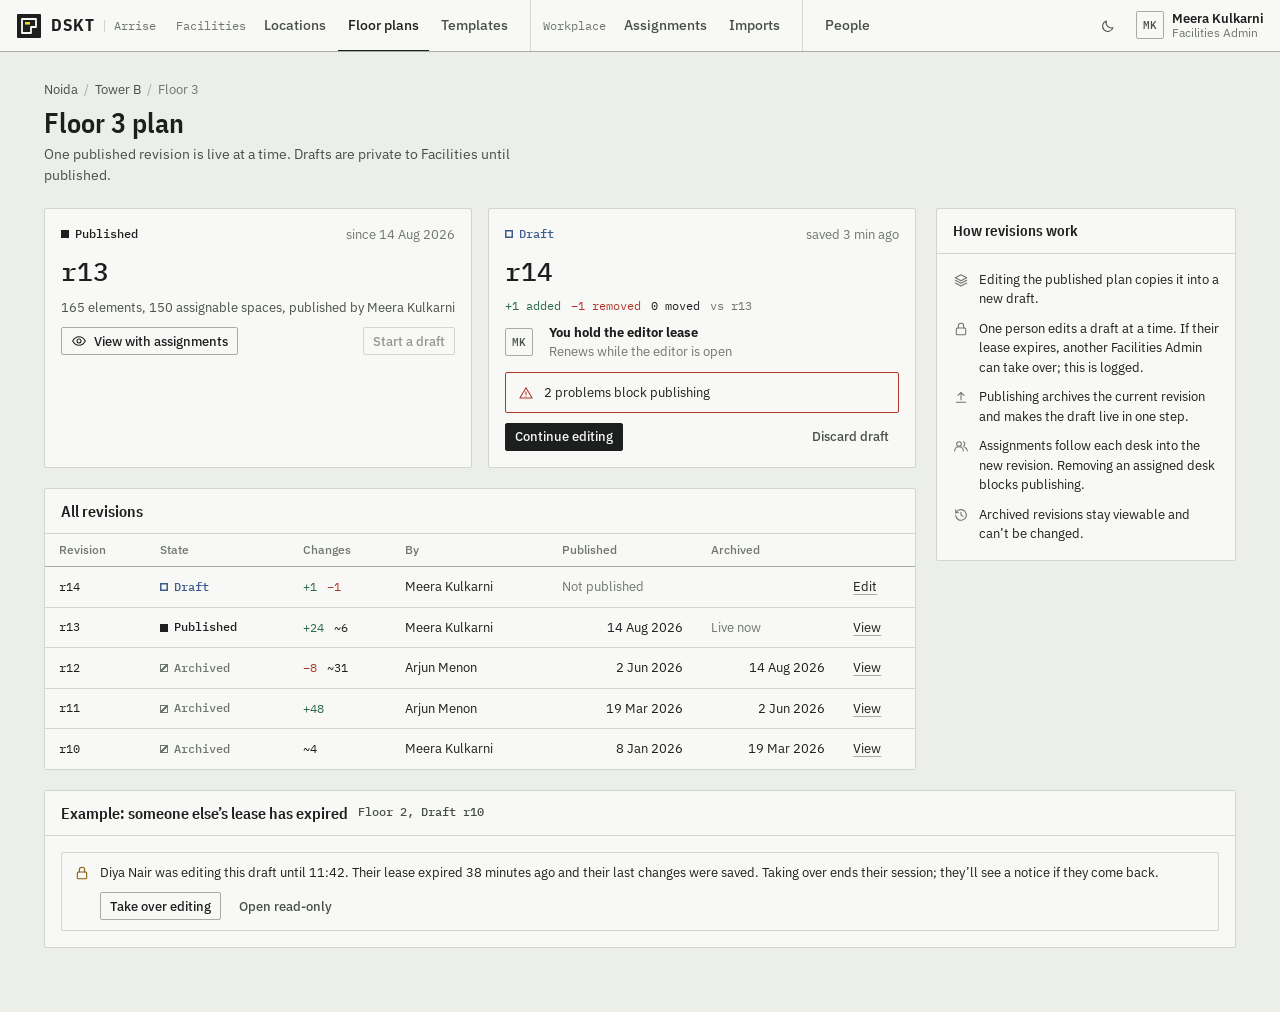
<file: design/revisions.html>
<!doctype html>
<html lang="en">
<head>
<meta charset="utf-8">
<meta name="viewport" content="width=device-width, initial-scale=1, viewport-fit=cover">
<title>Floor 3 Revisions</title>
<link rel="stylesheet" href="assets/dskt.css">
<style>
  .lane { display: grid; grid-template-columns: minmax(0, 1fr) 300px; gap: 20px; align-items: start; }
  @media (max-width: 960px) { .lane { grid-template-columns: minmax(0, 1fr); } }
  .current { display: grid; grid-template-columns: repeat(2, minmax(0, 1fr)); gap: 16px; margin-bottom: 20px; }
  @media (max-width: 700px) { .current { grid-template-columns: minmax(0, 1fr); } }
  .rev-card { padding: 16px; display: flex; flex-direction: column; gap: 10px; }
  .rev-card h2 { font: 500 26px var(--f-mono); }
  .rev-card .row { justify-content: space-between; }
  .lease { display: grid; grid-template-columns: 34px minmax(0, 1fr); gap: 10px; align-items: center; }
  .diff { display: flex; gap: 10px; font: 400 12px var(--f-mono); flex-wrap: wrap; }
  .diff .add { color: var(--ok); } .diff .rem { color: var(--crit); } .diff .mov { color: var(--accent); }
  .rule { list-style: none; margin: 0; padding: 0; display: flex; flex-direction: column; gap: 10px; font-size: 13px; }
  .rule li { display: grid; grid-template-columns: 18px minmax(0, 1fr); gap: 8px; }
  .rule .ico { color: var(--ink-3); margin-top: 2px; }
</style>
</head>
<body>
  <header class="topbar">
    <a class="brand" href="index.html" aria-label="DSKT home">
      <svg class="brand-mark" viewBox="0 0 26 26" aria-hidden="true"><rect class="bm-bg" x="1" y="1" width="24" height="24" rx="1"/><path class="bm-line" d="M6 6h14v8h-5v6H6z"/><rect class="bm-desk" x="9" y="9" width="5" height="2.6"/></svg>
      <span class="brand-name">DSKT</span><span class="brand-org">Arrise</span>
    </a>
    <nav class="nav" aria-label="Primary">
      <div class="nav-group"><span class="nav-group-label">Facilities</span><a href="locations.html">Locations</a><a href="revisions.html" aria-current="page">Floor plans</a><a href="templates.html">Templates</a></div>
      <div class="nav-group"><span class="nav-group-label">Workplace</span><a href="assign.html">Assignments</a><a href="import.html">Imports</a></div>
      <div class="nav-group"><a href="people.html">People</a></div>
    </nav>
    <div class="topbar-end">
      <button class="btn btn-ghost btn-icon" data-theme-toggle aria-label="Switch light or dark theme"><svg class="ico"><use href="#i-moon"/></svg></button>
      <div class="user"><span class="avatar">MK</span><div class="user-meta"><b>Meera Kulkarni</b><span>Facilities Admin</span></div></div>
    </div>
  </header>

  <main class="page">
    <div class="page-head">
      <div>
        <div class="crumbs"><a href="locations.html">Noida</a><span class="sep">/</span><a href="locations.html">Tower B</a><span class="sep">/</span><span>Floor 3</span></div>
        <h1>Floor 3 plan</h1>
        <p class="lede">One published revision is live at a time. Drafts are private to Facilities until published.</p>
      </div>
    </div>

    <div class="lane">
      <div>
        <div class="current">
          <section class="panel rev-card" aria-label="Published revision">
            <div class="row"><span class="badge published">Published</span><span class="subtle" style="font-size:12.5px">since 14 Aug 2026</span></div>
            <h2>r13</h2>
            <p class="muted" style="font-size:13px">165 elements, 150 assignable spaces, published by Meera Kulkarni</p>
            <div class="row"><a class="btn btn-sm" href="assign.html"><svg class="ico"><use href="#i-eye"/></svg> View with assignments</a><button class="btn btn-sm" disabled title="A draft already exists">Start a draft</button></div>
          </section>
          <section class="panel rev-card" aria-label="Draft revision">
            <div class="row"><span class="badge draft">Draft</span><span class="subtle" style="font-size:12.5px">saved 3 min ago</span></div>
            <h2>r14</h2>
            <div class="diff"><span class="add">+1 added</span><span class="rem">−1 removed</span><span class="mov">0 moved</span><span class="subtle">vs r13</span></div>
            <div class="lease"><span class="avatar">MK</span><div style="font-size:13px"><b>You hold the editor lease</b><br><span class="subtle">Renews while the editor is open</span></div></div>
            <div class="callout crit" style="font-size:12.5px"><svg class="ico"><use href="#i-alert"/></svg><div>2 problems block publishing</div></div>
            <div class="row"><a class="btn btn-sm btn-primary" href="editor.html">Continue editing</a><button class="btn btn-sm btn-ghost">Discard draft</button></div>
          </section>
        </div>

        <section class="panel" aria-labelledby="h-all">
          <div class="panel-head"><h2 id="h-all" style="font-size:16px">All revisions</h2></div>
          <div class="table-wrap">
            <table class="data">
              <thead><tr><th>Revision</th><th>State</th><th>Changes</th><th>By</th><th>Published</th><th>Archived</th><th></th></tr></thead>
              <tbody>
                <tr><td class="mono">r14</td><td><span class="badge draft">Draft</span></td><td><span class="diff"><span class="add">+1</span><span class="rem">−1</span></span></td><td>Meera Kulkarni</td><td class="subtle">Not published</td><td></td><td><a href="editor.html">Edit</a></td></tr>
                <tr><td class="mono">r13</td><td><span class="badge published">Published</span></td><td><span class="diff"><span class="add">+24</span><span class="mov">~6</span></span></td><td>Meera Kulkarni</td><td class="num">14 Aug 2026</td><td class="subtle">Live now</td><td><a href="assign.html">View</a></td></tr>
                <tr><td class="mono">r12</td><td><span class="badge archived">Archived</span></td><td><span class="diff"><span class="rem">−8</span><span class="mov">~31</span></span></td><td>Arjun Menon</td><td class="num">2 Jun 2026</td><td class="num">14 Aug 2026</td><td><a href="#">View</a></td></tr>
                <tr><td class="mono">r11</td><td><span class="badge archived">Archived</span></td><td><span class="diff"><span class="add">+48</span></span></td><td>Arjun Menon</td><td class="num">19 Mar 2026</td><td class="num">2 Jun 2026</td><td><a href="#">View</a></td></tr>
                <tr><td class="mono">r10</td><td><span class="badge archived">Archived</span></td><td><span class="diff"><span class="mov">~4</span></span></td><td>Meera Kulkarni</td><td class="num">8 Jan 2026</td><td class="num">19 Mar 2026</td><td><a href="#">View</a></td></tr>
              </tbody>
            </table>
          </div>
        </section>
      </div>

      <aside class="panel" aria-labelledby="h-rules">
        <div class="panel-head"><h3 id="h-rules">How revisions work</h3></div>
        <div class="panel-body">
          <ul class="rule">
            <li><svg class="ico"><use href="#i-layers"/></svg><span>Editing the published plan copies it into a new draft.</span></li>
            <li><svg class="ico"><use href="#i-lock"/></svg><span>One person edits a draft at a time. If their lease expires, another Facilities Admin can take over; this is logged.</span></li>
            <li><svg class="ico"><use href="#i-publish"/></svg><span>Publishing archives the current revision and makes the draft live in one step.</span></li>
            <li><svg class="ico"><use href="#i-users"/></svg><span>Assignments follow each desk into the new revision. Removing an assigned desk blocks publishing.</span></li>
            <li><svg class="ico"><use href="#i-history"/></svg><span>Archived revisions stay viewable and can’t be changed.</span></li>
          </ul>
        </div>
      </aside>
    </div>

    <section class="panel" style="margin-top:20px" aria-labelledby="h-takeover">
      <div class="panel-head"><h2 id="h-takeover" style="font-size:16px">Example: someone else’s lease has expired</h2><span class="badge plain">Floor 2, Draft r10</span></div>
      <div class="panel-body">
        <div class="callout warn"><svg class="ico"><use href="#i-lock"/></svg>
          <div style="flex:1">Diya Nair was editing this draft until 11:42. Their lease expired 38 minutes ago and their last changes were saved. Taking over ends their session; they’ll see a notice if they come back.
            <div class="row" style="margin-top:10px"><button class="btn btn-sm" onclick="DSKT.toast('Took over Draft r10. Recorded in the audit log.')">Take over editing</button><button class="btn btn-sm btn-ghost">Open read-only</button></div></div>
        </div>
      </div>
    </section>
  </main>
<script src="assets/dskt.js"></script>
</body>
</html>
</file>
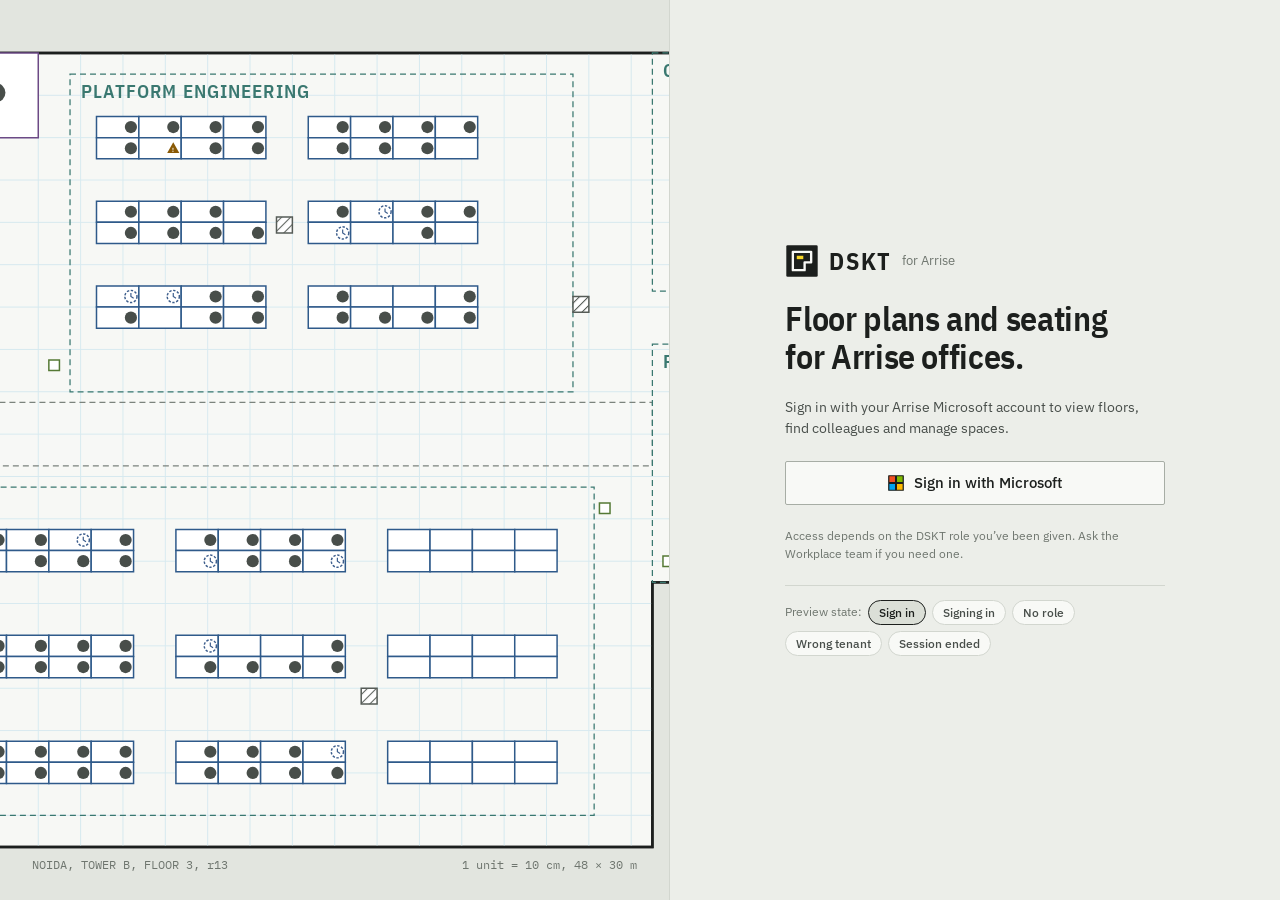
<file: design/signin.html>
<!doctype html>
<html lang="en">
<head>
<meta charset="utf-8">
<meta name="viewport" content="width=device-width, initial-scale=1, viewport-fit=cover">
<title>DSKT Sign In</title>
<link rel="stylesheet" href="assets/dskt.css">
<style>
  body { min-height: 100%; }
  .split { min-height: 100vh; display: grid; grid-template-columns: minmax(0, 1.1fr) minmax(0, 1fr); }
  @media (max-width: 860px) { .split { grid-template-columns: minmax(0, 1fr); } .art { display: none; } }
  .art { position: relative; background: var(--canvas); border-right: 1px solid var(--line); overflow: hidden; }
  .art svg { position: absolute; inset: 0; width: 100%; height: 100%; }
  .art .cap { position: absolute; left: 32px; bottom: 28px; right: 32px; display: flex; justify-content: space-between; gap: 16px; font: 400 12px var(--f-mono); color: var(--ink-3); flex-wrap: wrap; }
  .side-in { display: flex; flex-direction: column; padding: 32px 16px; }
  .side-in .inner { margin: auto; width: min(380px, 100%); display: flex; flex-direction: column; gap: 22px; }
  .wordmark { display: flex; align-items: center; gap: 10px; }
  .wordmark .brand-mark { width: 34px; height: 34px; }
  .wordmark b { font: 700 24px/1 var(--f-cond); letter-spacing: 0.08em; }
  .hero { font: 600 34px/1.1 var(--f-cond); letter-spacing: -0.01em; text-wrap: balance; }
  .ms { height: 44px; font-size: 15px; width: 100%; gap: 10px; }
  .states { display: flex; gap: 6px; flex-wrap: wrap; font-size: 12px; color: var(--ink-3); align-items: center; border-top: 1px solid var(--line); padding-top: 14px; }
  .states button { border: 1px solid var(--line); background: var(--surface); color: var(--ink-2); border-radius: 999px; padding: 4px 10px; font: 500 12px var(--f-sans); cursor: pointer; }
  .states button[aria-pressed="true"] { border-color: var(--accent); color: var(--accent); background: var(--accent-soft); }
  .spinner { width: 16px; height: 16px; border: 2px solid currentColor; border-right-color: transparent; border-radius: 50%; animation: spin 0.8s linear infinite; }
  @keyframes spin { to { transform: rotate(360deg); } }
</style>
</head>
<body>
<div class="split">
  <div class="art" aria-hidden="true">
    <svg id="art"></svg>
    <div class="cap"><span>NOIDA, TOWER B, FLOOR 3, r13</span><span>1 unit = 10 cm, 48 × 30 m</span></div>
  </div>
  <main class="side-in">
    <div class="inner" id="panel"></div>
  </main>
</div>
<script src="assets/dskt.js"></script>
<script>
(function () {
  const D = DSKT;
  const svg = D.setupMap(document.getElementById("art"));
  svg.setAttribute("viewBox", "-20 -20 520 340");
  svg.setAttribute("preserveAspectRatio", "xMidYMid slice");
  svg.classList.add("lod-low");
  D.renderFloor(svg, { mode: "workplace", placements: D.PLACEMENTS, status: (p) => D.spaceStatus(p) });
  let g = ""; for (let x = 0; x <= 480; x += 16) g += `M${x} 0V300`; for (let y = 0; y <= 300; y += 16) g += `M0 ${y}H480`;
  svg.querySelector(".layer-grid").innerHTML = `<path class="grid-minor" d="${g}"/>`;

  const mark = `<svg class="brand-mark" viewBox="0 0 26 26" aria-hidden="true"><rect class="bm-bg" x="1" y="1" width="24" height="24" rx="1"/><path class="bm-line" d="M6 6h14v8h-5v6H6z"/><rect class="bm-desk" x="9" y="9" width="5" height="2.6"/></svg>`;
  const msLogo = `<svg width="18" height="18" viewBox="0 0 21 21" aria-hidden="true"><rect x="1" y="1" width="9" height="9" fill="#f25022"/><rect x="11" y="1" width="9" height="9" fill="#7fba00"/><rect x="1" y="11" width="9" height="9" fill="#00a4ef"/><rect x="11" y="11" width="9" height="9" fill="#ffb900"/></svg>`;
  const STATES = {
    signin: () => `
      <p class="hero">Floor plans and seating for Arrise offices.</p>
      <p class="muted">Sign in with your Arrise Microsoft account to view floors, find colleagues and manage spaces.</p>
      <button class="btn ms" id="go">${msLogo} Sign in with Microsoft</button>
      <p class="hint">Access depends on the DSKT role you’ve been given. Ask the Workplace team if you need one.</p>`,
    loading: () => `
      <p class="hero">Signing you in…</p>
      <button class="btn ms" disabled><span class="spinner"></span> Waiting for Microsoft</button>
      <p class="hint">Finish signing in in the Microsoft window. This page continues by itself.</p>`,
    denied: () => `
      <div class="callout warn"><svg class="ico"><use href="#i-lock"/></svg><div>You’re signed in, but you don’t have a DSKT role yet.</div></div>
      <p class="muted">Signed in as <span class="mono">priya.menon@arrise.example</span>. Roles are granted by the DSKT system administrators, not through Microsoft groups.</p>
      <dl class="kv"><dt>Request access</dt><dd><span class="mono">workplace-help@arrise.example</span></dd><dt>Include</dt><dd>Your name and which role you need: Viewer, Workplace Planner or Facilities Admin</dd></dl>
      <div class="row"><button class="btn" id="back"><svg class="ico"><use href="#i-logout"/></svg> Sign out</button></div>`,
    tenant: () => `
      <div class="callout crit"><svg class="ico"><use href="#i-alert"/></svg><div>This account isn’t part of Arrise.</div></div>
      <p class="muted">DSKT accepts Arrise Microsoft accounts only. You signed in with <span class="mono">priya@outlook.com</span>.</p>
      <div class="row"><button class="btn btn-primary" id="back">${msLogo} Use a different account</button></div>`,
    expired: () => `
      <div class="callout info"><svg class="ico"><use href="#i-clock"/></svg><div>Your session ended. Sign in again to continue. Draft changes were saved before it ended.</div></div>
      <button class="btn ms" id="go">${msLogo} Sign in again</button>`,
  };
  const LABELS = { signin: "Sign in", loading: "Signing in", denied: "No role", tenant: "Wrong tenant", expired: "Session ended" };
  let state = "signin";
  function render() {
    document.getElementById("panel").innerHTML = `<div class="wordmark">${mark}<b>DSKT</b><span class="subtle" style="font-size:13px">for Arrise</span></div>${STATES[state]()}
      <div class="states" role="group" aria-label="Preview screen state"><span>Preview state:</span>${Object.keys(STATES).map((k) => `<button data-s="${k}" aria-pressed="${k === state}">${LABELS[k]}</button>`).join("")}</div>`;
    document.querySelectorAll("[data-s]").forEach((b) => (b.onclick = () => { state = b.dataset.s; render(); }));
    const go = document.getElementById("go"); if (go) go.onclick = () => { state = "loading"; render(); setTimeout(() => { location.href = "locations.html"; }, 1400); };
    const back = document.getElementById("back"); if (back) back.onclick = () => { state = "signin"; render(); };
  }
  render();
})();
</script>
</body>
</html>
</file>
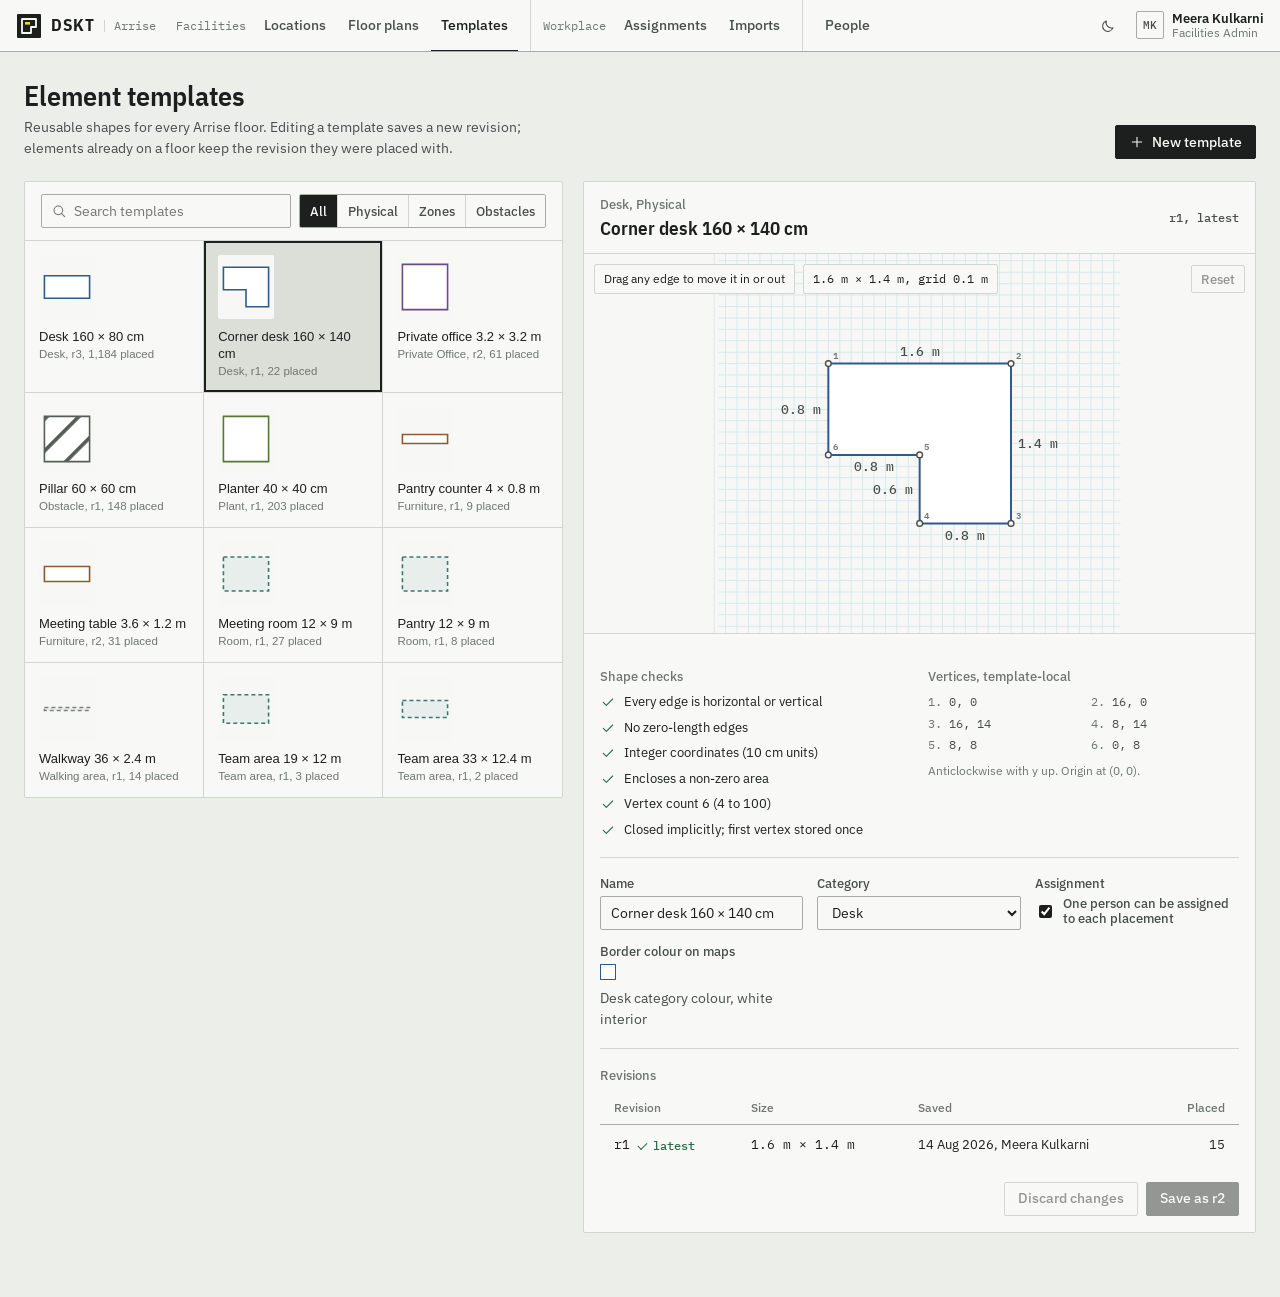
<file: design/templates.html>
<!doctype html>
<html lang="en">
<head>
<meta charset="utf-8">
<meta name="viewport" content="width=device-width, initial-scale=1, viewport-fit=cover">
<title>Template Library</title>
<link rel="stylesheet" href="assets/dskt.css">
<style>
  .lib { display: grid; grid-template-columns: minmax(0, 1fr) minmax(0, 1.25fr); gap: 20px; align-items: start; }
  @media (max-width: 1000px) { .lib { grid-template-columns: minmax(0, 1fr); } }
  .filters { display: flex; gap: 8px; flex-wrap: wrap; padding: 12px 16px; border-bottom: 1px solid var(--line); }
  .tpl-grid { display: grid; grid-template-columns: repeat(auto-fill, minmax(150px, 1fr)); gap: 1px; background: var(--line); }
  .tpl {
    background: var(--surface); padding: 14px; display: flex; flex-direction: column; gap: 10px; border: 0; text-align: left; cursor: pointer; color: var(--ink); min-width: 0;
  }
  .tpl:hover { background: var(--surface-2); }
  .tpl[aria-pressed="true"] { background: var(--accent-soft); box-shadow: inset 0 0 0 2px var(--accent); }
  .tpl .thumb { height: 64px; display: grid; place-items: center; background: var(--canvas); border-radius: var(--r-1); }
  .tpl b { font-weight: 500; font-size: 13px; line-height: 1.3; }
  .tpl small { color: var(--ink-3); font-size: 11.5px; }

  .ed-canvas { position: relative; background: var(--canvas); border-bottom: 1px solid var(--line); height: 380px; }
  .ed-canvas svg { width: 100%; height: 100%; display: block; touch-action: none; }
  .ed-canvas .edge { stroke: transparent; stroke-width: 14; vector-effect: non-scaling-stroke; cursor: grab; }
  .ed-canvas .edge.h { cursor: ns-resize; } .ed-canvas .edge.v { cursor: ew-resize; }
  .ed-canvas .edge:hover + .edge-vis, .ed-canvas .edge-vis.active { stroke: var(--select); stroke-width: 3; }
  .ed-canvas .edge-vis { stroke: var(--cat-desk); stroke-width: 2; vector-effect: non-scaling-stroke; pointer-events: none; }
  .ed-canvas .vtx { fill: var(--surface); stroke: var(--ink-2); stroke-width: 1.4; vector-effect: non-scaling-stroke; }
  .ed-canvas .dim { font: 500 1.6px var(--f-mono); fill: var(--ink-2); }
  .ed-canvas .vnum { font: 600 1.3px var(--f-mono); fill: var(--ink-3); }
  .ed-tools { position: absolute; top: 10px; left: 10px; right: 10px; display: flex; gap: 8px; align-items: center; flex-wrap: wrap; pointer-events: none; }
  .ed-tools > * { pointer-events: auto; }
  .chip { background: var(--surface); border: 1px solid var(--line); border-radius: var(--r-1); padding: 5px 9px; font-size: 12px;  }
  .vtable { font: 400 12px/1.6 var(--f-mono); display: grid; grid-template-columns: repeat(auto-fill, minmax(110px, 1fr)); gap: 2px 14px; margin: 0; padding: 0; list-style: none; counter-reset: v; }
  .vtable li { counter-increment: v; color: var(--ink-2); }
  .vtable li::before { content: counter(v) ". "; color: var(--ink-3); }
  .checks { list-style: none; margin: 0; padding: 0; display: flex; flex-direction: column; gap: 6px; font-size: 13px; }
  .checks li { display: flex; gap: 8px; align-items: center; }
  .checks .ok { color: var(--ok); } .checks .bad { color: var(--crit); }
  .revs td { font-size: 12.5px; }
</style>
</head>
<body>
  <header class="topbar">
    <a class="brand" href="index.html" aria-label="DSKT home">
      <svg class="brand-mark" viewBox="0 0 26 26" aria-hidden="true"><rect class="bm-bg" x="1" y="1" width="24" height="24" rx="1"/><path class="bm-line" d="M6 6h14v8h-5v6H6z"/><rect class="bm-desk" x="9" y="9" width="5" height="2.6"/></svg>
      <span class="brand-name">DSKT</span><span class="brand-org">Arrise</span>
    </a>
    <nav class="nav" aria-label="Primary">
      <div class="nav-group"><span class="nav-group-label">Facilities</span><a href="locations.html">Locations</a><a href="revisions.html">Floor plans</a><a href="templates.html" aria-current="page">Templates</a></div>
      <div class="nav-group"><span class="nav-group-label">Workplace</span><a href="assign.html">Assignments</a><a href="import.html">Imports</a></div>
      <div class="nav-group"><a href="people.html">People</a></div>
    </nav>
    <div class="topbar-end">
      <button class="btn btn-ghost btn-icon" data-theme-toggle aria-label="Switch light or dark theme"><svg class="ico"><use href="#i-moon"/></svg></button>
      <div class="user"><span class="avatar">MK</span><div class="user-meta"><b>Meera Kulkarni</b><span>Facilities Admin</span></div></div>
    </div>
  </header>

  <main class="page" style="max-width:1360px">
    <div class="page-head">
      <div>
        <h1>Element templates</h1>
        <p class="lede">Reusable shapes for every Arrise floor. Editing a template saves a new revision; elements already on a floor keep the revision they were placed with.</p>
      </div>
      <button class="btn btn-primary"><svg class="ico"><use href="#i-plus"/></svg> New template</button>
    </div>

    <div class="lib">
      <section class="panel" aria-label="Template catalog">
        <div class="filters">
          <div class="search" style="flex:1;min-width:180px"><svg class="ico"><use href="#i-search"/></svg><input class="input" id="tq" type="search" placeholder="Search templates" aria-label="Search templates"></div>
          <div class="seg" role="group" aria-label="Spatial class" id="cls">
            <button data-c="" aria-pressed="true">All</button><button data-c="physical" aria-pressed="false">Physical</button><button data-c="zone" aria-pressed="false">Zones</button><button data-c="obstacle" aria-pressed="false">Obstacles</button>
          </div>
        </div>
        <div class="tpl-grid" id="grid"></div>
      </section>

      <section class="panel" aria-label="Template editor" id="editor"></section>
    </div>
  </main>

<script src="assets/dskt.js"></script>
<script>
(function () {
  const D = DSKT, T = D.TEMPLATES;
  const $ = (id) => document.getElementById(id);
  let current = "corner", cls = "", poly = null, dirty = false, label = "";

  function renderGrid() {
    const q = $("tq").value.toLowerCase();
    $("grid").innerHTML = Object.entries(T)
      .filter(([, t]) => (!cls || t.cls === cls) && (t.name + t.category).toLowerCase().includes(q))
      .map(([k, t]) => `<button class="tpl" data-k="${k}" aria-pressed="${k === current}"><span class="thumb">${D.templateThumb(k, 56)}</span><span><b>${t.name}</b><br><small>${t.category}, r${t.rev}, ${D.TEMPLATE_USAGE[k].toLocaleString()} placed</small></span></button>`).join("");
  }
  $("tq").addEventListener("input", renderGrid);
  $("cls").addEventListener("click", (e) => {
    const b = e.target.closest("[data-c]"); if (!b) return;
    cls = b.dataset.c;
    document.querySelectorAll("#cls button").forEach((x) => x.setAttribute("aria-pressed", x === b));
    renderGrid();
  });
  $("grid").addEventListener("click", (e) => {
    const b = e.target.closest(".tpl"); if (!b) return;
    current = b.dataset.k; open(); renderGrid();
  });

  /* ---------- geometry checks for the canonical polygon ---------- */
  function signedArea(p) { let a = 0; for (let i = 0; i < p.length; i++) { const [x1, y1] = p[i], [x2, y2] = p[(i + 1) % p.length]; a += x1 * y2 - x2 * y1; } return a / 2; }
  function checks(p) {
    const n = p.length;
    const orth = p.every((v, i) => { const w = p[(i + 1) % n]; return v[0] === w[0] || v[1] === w[1]; });
    const zero = p.some((v, i) => { const w = p[(i + 1) % n]; return v[0] === w[0] && v[1] === w[1]; });
    const ints = p.every((v) => Number.isInteger(v[0]) && Number.isInteger(v[1]));
    const area = signedArea(p);
    return [
      [orth, "Every edge is horizontal or vertical"],
      [!zero, "No zero-length edges"],
      [ints, "Integer coordinates (10 cm units)"],
      [area !== 0, "Encloses a non-zero area"],
      [n >= 4 && n <= 100, `Vertex count ${n} (4 to 100)`],
      [true, "Closed implicitly; first vertex stored once"],
    ];
  }
  const m = (u) => (u / 10).toLocaleString(undefined, { maximumFractionDigits: 1 }) + " m";

  function open() {
    const t = T[current];
    poly = t.poly.map((v) => v.slice());
    dirty = false;
    label = t.name;
    const used = D.TEMPLATE_USAGE[current];
    $("editor").innerHTML = `
      <div class="panel-head" style="flex-wrap:wrap">
        <div style="flex:1;min-width:200px"><span class="eyebrow">${t.category}, ${t.cls === "zone" ? "Zone" : t.cls === "obstacle" ? "Obstacle" : "Physical"}</span><h2 style="margin-top:2px">${t.name}</h2></div>
        <span class="badge plain" id="rev-state">r${t.rev}, latest</span>
      </div>
      <div class="ed-canvas">
        <svg id="ed" aria-label="Template outline. Drag an edge to move it; the outline stays orthogonal."></svg>
        <div class="ed-tools">
          <span class="chip">Drag any edge to move it in or out</span>
          <span class="chip mono" id="ed-size"></span>
          <span class="spacer"></span>
          <button class="btn btn-sm" id="ed-reset" disabled>Reset</button>
        </div>
      </div>
      <div class="panel-body stack" style="gap:18px">
        <div id="save-note"></div>
        <div style="display:grid;grid-template-columns:repeat(auto-fit,minmax(220px,1fr));gap:18px">
          <div class="stack" style="gap:8px"><h3 class="eyebrow">Shape checks</h3><ul class="checks" id="checks"></ul></div>
          <div class="stack" style="gap:8px"><h3 class="eyebrow">Vertices, template-local</h3><ol class="vtable" id="verts"></ol><span class="hint">Anticlockwise with y up. Origin at (0, 0).</span></div>
        </div>
        <hr class="divider">
        <div style="display:grid;grid-template-columns:repeat(auto-fit,minmax(200px,1fr));gap:14px">
          <div class="field"><label for="t-name">Name</label><input class="input" id="t-name" value="${D.esc(t.name)}"></div>
          <div class="field"><label for="t-cat">Category</label><select class="input" id="t-cat">${["Desk", "Private Office", "Plant", "Furniture", "Room", "Walking area", "Team area", "Obstacle"].map((c) => `<option ${c === t.category ? "selected" : ""}>${c}</option>`).join("")}</select></div>
          <div class="field"><span class="label">Assignment</span><label class="check"><input type="checkbox" id="t-assign" ${t.assignable ? "checked" : ""} ${t.cls !== "physical" ? "disabled" : ""}> One person can be assigned to each placement</label></div>
          <div class="field"><span class="label">Border colour on maps</span><span class="row"><span class="swatch" style="color:var(--cat-${t.color});width:16px;height:16px"></span><span class="muted">${t.color[0].toUpperCase() + t.color.slice(1)} category colour, white interior</span></span></div>
        </div>
        <hr class="divider">
        <div class="stack" style="gap:8px"><h3 class="eyebrow">Revisions</h3>
          <div class="table-wrap"><table class="data revs"><thead><tr><th>Revision</th><th>Size</th><th>Saved</th><th class="num">Placed</th></tr></thead><tbody>
            ${Array.from({ length: t.rev }, (_, i) => t.rev - i).map((r, i) => `<tr><td class="mono">r${r}${i === 0 ? ' <span class="badge ok">latest</span>' : ""}</td><td class="mono">${sizeText(t.poly)}</td><td>${["14 Aug 2026", "2 Mar 2026", "19 Nov 2025"][i] || "2025"}, Meera Kulkarni</td><td class="num">${i === 0 ? Math.round(used * 0.7) : Math.round(used * 0.3 / (t.rev - 1 || 1))}</td></tr>`).join("")}
          </tbody></table></div>
        </div>
        <div class="row" style="justify-content:flex-end"><button class="btn" id="discard" disabled>Discard changes</button><button class="btn btn-primary" id="save" disabled>Save as r${t.rev + 1}</button></div>
      </div>`;
    bindEditor();
    draw();
  }
  function sizeText(p) { const b = D.bbox(p); return `${m(b.w)} × ${m(b.h)}`; }

  /* ---------- edge-drag editor: keeps the outline orthogonal ---------- */
  let svg, drag = null;
  function bindEditor() {
    svg = $("ed");
    svg.addEventListener("pointerdown", (e) => {
      const edge = e.target.closest(".edge"); if (!edge) return;
      drag = { i: +edge.dataset.i, start: toLocal(e), orig: poly.map((v) => v.slice()) };
      svg.setPointerCapture(e.pointerId);
    });
    svg.addEventListener("pointermove", (e) => {
      if (!drag) return;
      const p = toLocal(e);
      const i = drag.i, j = (i + 1) % poly.length;
      const a = drag.orig[i], b = drag.orig[j];
      poly = drag.orig.map((v) => v.slice());
      if (a[1] === b[1]) { const dy = Math.round(p.y - drag.start.y); poly[i][1] = a[1] + dy; poly[j][1] = b[1] + dy; }
      else { const dx = Math.round(p.x - drag.start.x); poly[i][0] = a[0] + dx; poly[j][0] = b[0] + dx; }
      dirty = JSON.stringify(poly) !== JSON.stringify(T[current].poly);
      draw(i);
    });
    svg.addEventListener("pointerup", () => { drag = null; draw(); });
    $("ed-reset").onclick = $("discard").onclick = () => { poly = T[current].poly.map((v) => v.slice()); dirty = false; draw(); };
    $("save").onclick = () => {
      const t = T[current];
      if (checks(poly).some(([ok]) => !ok)) return D.toast("Fix the shape checks before saving.", "crit");
      t.rev += 1; t.poly = poly.map((v) => v.slice());
      D.toast(`Saved ${t.name} r${t.rev}. Existing placements keep r${t.rev - 1}.`);
      open(); renderGrid();
    };
  }
  function toLocal(e) { const pt = svg.createSVGPoint(); pt.x = e.clientX; pt.y = e.clientY; return pt.matrixTransform(svg.getScreenCTM().inverse()); }

  function draw(active) {
    const b = D.bbox(poly.concat(T[current].poly));
    const pad = Math.max(b.w, b.h) * 0.35 + 4;
    svg.setAttribute("viewBox", `${b.minX - pad} ${b.minY - pad} ${b.w + pad * 2} ${b.h + pad * 2}`);
    const t = T[current];
    const unit = Math.max(1, 2 ** Math.floor(Math.log2(Math.max(b.w, b.h) / 16)));
    let grid = "";
    for (let x = Math.floor((b.minX - pad) / unit) * unit; x <= b.maxX + pad; x += unit) grid += `M${x} ${b.minY - pad}V${b.maxY + pad}`;
    for (let y = Math.floor((b.minY - pad) / unit) * unit; y <= b.maxY + pad; y += unit) grid += `M${b.minX - pad} ${y}H${b.maxX + pad}`;
    const pts = poly.map((v) => v.join(",")).join(" ");
    const fs = Math.max(b.w, b.h) / 14;
    let edges = "", dims = "";
    poly.forEach((v, i) => {
      const w = poly[(i + 1) % poly.length];
      const h = v[1] === w[1];
      edges += `<line class="edge ${h ? "h" : "v"}" data-i="${i}" x1="${v[0]}" y1="${v[1]}" x2="${w[0]}" y2="${w[1]}"/><line class="edge-vis ${active === i ? "active" : ""}" x1="${v[0]}" y1="${v[1]}" x2="${w[0]}" y2="${w[1]}" stroke="var(--cat-${t.color})"/>`;
      const len = Math.abs(w[0] - v[0]) + Math.abs(w[1] - v[1]);
      const mx = (v[0] + w[0]) / 2, my = (v[1] + w[1]) / 2;
      const inside = signedArea(poly) > 0 ? 1 : -1;
      const off = fs * 0.9;
      const nx = h ? 0 : (w[1] > v[1] ? 1 : -1) * inside * off, ny = h ? (w[0] > v[0] ? -1 : 1) * inside * off : 0;
      const anchor = h ? "middle" : nx < 0 ? "end" : "start";
      dims += `<text class="dim" x="${mx + nx * 0.6}" y="${my + ny + fs * 0.35}" text-anchor="${anchor}" style="font-size:${fs}px">${m(len)}</text>`;
    });
    const verts = poly.map((v, i) => `<circle class="vtx" cx="${v[0]}" cy="${v[1]}" r="${fs * 0.22}"/><text class="vnum" x="${v[0] + fs * 0.35}" y="${v[1] - fs * 0.35}" style="font-size:${fs * 0.7}px">${i + 1}</text>`).join("");
    svg.innerHTML = `<path d="${grid}" stroke="var(--grid-minor)" stroke-width="1" vector-effect="non-scaling-stroke"/>
      ${dirty ? `<polygon points="${T[current].poly.map((v) => v.join(",")).join(" ")}" fill="none" stroke="var(--ink-3)" stroke-dasharray="4 3" stroke-width="1" vector-effect="non-scaling-stroke"/>` : ""}
      <polygon points="${pts}" fill="${t.cls === "zone" ? `var(--cat-${t.color})` : "var(--el-fill)"}" fill-opacity="${t.cls === "zone" ? 0.08 : 1}"/>
      ${edges}${dims}${verts}`;
    $("ed-size").textContent = `${sizeText(poly)}, grid ${m(unit)}`;
    $("checks").innerHTML = checks(poly).map(([ok, txt]) => `<li><svg class="ico ${ok ? "ok" : "bad"}"><use href="#i-${ok ? "check" : "x"}"/></svg>${txt}</li>`).join("");
    $("verts").innerHTML = poly.map((v) => `<li>${v[0]}, ${v[1]}</li>`).join("");
    $("ed-reset").disabled = $("discard").disabled = $("save").disabled = !dirty;
    $("rev-state").textContent = dirty ? `Editing → r${t.rev + 1}` : `r${t.rev}, latest`;
    $("rev-state").className = dirty ? "badge draft" : "badge plain";
    $("save-note").innerHTML = dirty
      ? `<div class="callout info"><svg class="ico"><use href="#i-info"/></svg><div>Saving creates <b>r${t.rev + 1}</b>. The ${D.TEMPLATE_USAGE[current].toLocaleString()} elements already placed keep r${t.rev} and do not change size. New placements use r${t.rev + 1}.</div></div>`
      : "";
  }

  renderGrid();
  open();
})();
</script>
</body>
</html>
</file>
<file: design/assets/dskt.css>
/* DSKT design mockups: shared tokens and components.
   Static design reference only; not application code.

   Light theme is drafting film: graphite ink, a non-photo-blue grid and
   highlighter selection. Dark theme is a cyanotype blueprint. */

@import url("https://fonts.googleapis.com/css2?family=IBM+Plex+Mono:wght@400;500;600&family=IBM+Plex+Sans+Condensed:wght@500;600;700&family=IBM+Plex+Sans:ital,wght@0,400;0,500;0,600;1,400&display=swap");

:root {
  color-scheme: light;
  /* drafting film */
  --paper: #eceee9;
  --surface: #f8f9f6;
  --surface-2: #e7eae4;
  --surface-3: #dbdfd7;
  --ink: #1c1f1d;
  --ink-2: #484e4a;
  --ink-3: #6f766f;
  --line: #d2d6cf;
  --line-strong: #a7ada5;

  /* actions are drawn in ink */
  --accent: #1c1f1d;
  --accent-hover: #000000;
  --accent-ink: #f8f9f6;
  --accent-soft: #dbdfd7;
  --focus: #1c1f1d;

  /* highlighter for selection */
  --select: #a88300;
  --select-soft: rgba(246, 214, 38, 0.5);

  /* review marks */
  --ok: #2c6a48;
  --warn: #8a5a06;
  --crit: #b0362a;
  --info: #3c5d8c;
  --warn-soft: #f2e8d2;
  --crit-soft: #f4e0dc;

  /* plan */
  --canvas: #f7f8f5;
  --grid-minor: #d6e9ef;   /* non-photo blue */
  --grid-major: #a8d1dd;
  --boundary: #1c1f1d;
  --el-fill: #ffffff;
  --outside: #e2e5df;

  /* coloured-pencil categories */
  --cat-desk: #2f5a8a;
  --cat-office: #6c4a86;
  --cat-zone: #3a7870;
  --cat-walk: #7b837d;
  --cat-plant: #557935;
  --cat-furniture: #8d592d;
  --cat-obstacle: #565c57;

  --shadow-2: 0 12px 32px rgba(28, 31, 29, 0.16);

  --f-sans: "IBM Plex Sans", system-ui, -apple-system, "Segoe UI", sans-serif;
  --f-cond: "IBM Plex Sans Condensed", "Arial Narrow", system-ui, sans-serif;
  --f-mono: "IBM Plex Mono", ui-monospace, "SF Mono", Menlo, monospace;

  --r-1: 2px;
  --r-2: 2px;
  --topbar-h: 52px;
}

@media (prefers-color-scheme: dark) {
  :root:not([data-theme="light"]) {
    color-scheme: dark;
    --paper: #0d2843; --surface: #11304f; --surface-2: #163859; --surface-3: #1d4266;
    --ink: #eaf1f7; --ink-2: #b4c7d9; --ink-3: #87a1b9; --line: #284c6f; --line-strong: #42688c;
    --accent: #eaf1f7; --accent-hover: #ffffff; --accent-ink: #0d2843; --accent-soft: #1d4266; --focus: #ffd84a;
    --select: #ffd84a; --select-soft: rgba(255, 216, 74, 0.24);
    --ok: #86d6aa; --warn: #f1c46c; --crit: #ff9c8c; --info: #a3cdf3; --warn-soft: #2d3a3a; --crit-soft: #3a2f45;
    --canvas: #0f2e4d; --grid-minor: #17406a; --grid-major: #245482; --boundary: #ffffff; --el-fill: #12365a; --outside: #0a2137;
    --cat-desk: #a3cdf3; --cat-office: #d4b8f1; --cat-zone: #92dbd1; --cat-walk: #a8b9c8; --cat-plant: #b7dc91; --cat-furniture: #f0c293; --cat-obstacle: #c6d2dd;
    --shadow-2: 0 12px 32px rgba(0, 0, 0, 0.45);
  }
}
:root[data-theme="dark"] {
  color-scheme: dark;
  --paper: #0d2843; --surface: #11304f; --surface-2: #163859; --surface-3: #1d4266;
  --ink: #eaf1f7; --ink-2: #b4c7d9; --ink-3: #87a1b9; --line: #284c6f; --line-strong: #42688c;
  --accent: #eaf1f7; --accent-hover: #ffffff; --accent-ink: #0d2843; --accent-soft: #1d4266; --focus: #ffd84a;
  --select: #ffd84a; --select-soft: rgba(255, 216, 74, 0.24);
  --ok: #86d6aa; --warn: #f1c46c; --crit: #ff9c8c; --info: #a3cdf3; --warn-soft: #2d3a3a; --crit-soft: #3a2f45;
  --canvas: #0f2e4d; --grid-minor: #17406a; --grid-major: #245482; --boundary: #ffffff; --el-fill: #12365a; --outside: #0a2137;
  --cat-desk: #a3cdf3; --cat-office: #d4b8f1; --cat-zone: #92dbd1; --cat-walk: #a8b9c8; --cat-plant: #b7dc91; --cat-furniture: #f0c293; --cat-obstacle: #c6d2dd;
  --shadow-2: 0 12px 32px rgba(0, 0, 0, 0.45);
}

/* ---------- base ---------- */
*, *::before, *::after { box-sizing: border-box; }
[hidden] { display: none !important; }
html, body { height: 100%; }
body {
  margin: 0;
  background: var(--paper);
  color: var(--ink);
  font: 400 14px/1.5 var(--f-sans);
  -webkit-font-smoothing: antialiased;
}
h1, h2, h3, h4 { font-family: var(--f-cond); font-weight: 600; margin: 0; text-wrap: balance; }
h1 { font-size: 28px; line-height: 1.12; }
h2 { font-size: 19px; line-height: 1.25; }
h3 { font-size: 15px; line-height: 1.3; }
p { margin: 0; }
a { color: var(--ink); text-decoration: underline; text-decoration-color: var(--line-strong); text-underline-offset: 3px; }
a:hover { text-decoration-color: currentColor; }
code, .mono { font-family: var(--f-mono); font-size: 0.92em; }
.num { font-variant-numeric: tabular-nums; }
.muted { color: var(--ink-2); }
.subtle { color: var(--ink-3); }
.eyebrow { font: 500 12.5px/1.3 var(--f-sans); color: var(--ink-3); }
:focus-visible { outline: 2px solid var(--focus); outline-offset: 2px; }
.sr-only { position: absolute; width: 1px; height: 1px; overflow: hidden; clip: rect(0 0 0 0); white-space: nowrap; }
@media (prefers-reduced-motion: reduce) {
  *, *::before, *::after { transition: none !important; animation: none !important; }
}

/* ---------- top bar ---------- */
.topbar {
  position: sticky;
  top: env(safe-area-inset-top, 0px);
  z-index: 30;
  height: var(--topbar-h);
  display: flex;
  align-items: center;
  gap: 20px;
  padding-inline: 16px;
  background: var(--surface);
  border-bottom: 1px solid var(--line-strong);
}
.brand { display: flex; align-items: center; gap: 9px; text-decoration: none; color: var(--ink); flex: none; }
.brand-mark { width: 26px; height: 26px; flex: none; }
.brand-name { font: 700 17px/1 var(--f-cond); letter-spacing: 0.06em; }
.brand-org { font: 400 12px/1 var(--f-mono); color: var(--ink-3); padding-left: 9px; border-left: 1px solid var(--line); }
.nav { display: flex; align-items: stretch; height: 100%; gap: 2px; overflow-x: auto; scrollbar-width: none; min-width: 0; }
.nav-group { display: flex; align-items: stretch; gap: 2px; }
.nav-group + .nav-group { padding-left: 12px; margin-left: 10px; border-left: 1px solid var(--line); }
.nav-group-label { align-self: center; font: 400 11.5px/1 var(--f-mono); color: var(--ink-3); padding-right: 6px; white-space: nowrap; }
.nav a {
  display: flex; align-items: center; padding-inline: 10px;
  color: var(--ink-2); text-decoration: none; font-weight: 500; font-size: 13.5px; white-space: nowrap;
  border-bottom: 2px solid transparent; margin-bottom: -1px;
}
.nav a:hover { color: var(--ink); }
.nav a[aria-current="page"] { color: var(--ink); border-bottom-color: var(--ink); }
.topbar-end { margin-left: auto; display: flex; align-items: center; gap: 12px; flex: none; }
.user { display: flex; align-items: center; gap: 8px; }
.avatar {
  width: 28px; height: 28px; border-radius: var(--r-1); display: grid; place-items: center;
  border: 1px solid var(--line-strong); color: var(--ink-2); font: 500 10.5px/1 var(--f-mono); flex: none; background: var(--surface);
}
.user-meta { display: flex; flex-direction: column; line-height: 1.2; }
.user-meta b { font-weight: 600; font-size: 13px; }
.user-meta span { font-size: 11.5px; color: var(--ink-3); }
@media (max-width: 1100px) { .user-meta, .brand-org { display: none; } }
@media (max-width: 720px) { .nav-group-label { display: none; } }

/* ---------- layout helpers ---------- */
.page { max-width: 1240px; margin: 0 auto; padding: 28px 24px 64px; }
@media (max-width: 600px) { .page { padding: 20px 16px 48px; } }
.page-head { display: flex; flex-wrap: wrap; align-items: flex-end; justify-content: space-between; gap: 16px; margin-bottom: 22px; }
.page-head .lede { margin-top: 6px; color: var(--ink-2); max-width: 64ch; }
.crumbs { display: flex; flex-wrap: wrap; gap: 6px; align-items: center; font-size: 12.5px; color: var(--ink-3); margin-bottom: 8px; }
.crumbs a { color: var(--ink-2); text-decoration: none; }
.crumbs a:hover { text-decoration: underline; }
.crumbs .sep { color: var(--line-strong); }
.row { display: flex; align-items: center; gap: 8px; flex-wrap: wrap; }
.stack { display: flex; flex-direction: column; gap: 12px; }
.spacer { flex: 1; }

/* ---------- panels ---------- */
.panel { background: var(--surface); border: 1px solid var(--line); border-radius: var(--r-2); }
.panel-head { display: flex; align-items: center; gap: 10px; padding: 12px 16px; border-bottom: 1px solid var(--line); }
.panel-body { padding: 16px; }
.divider { height: 1px; background: var(--line); border: 0; margin: 0; }

/* ---------- buttons ---------- */
.btn {
  display: inline-flex; align-items: center; justify-content: center; gap: 7px;
  min-height: 34px; padding: 0 13px; border-radius: var(--r-1);
  border: 1px solid var(--line-strong); background: var(--surface); color: var(--ink);
  font: 500 13.5px/1 var(--f-sans); cursor: pointer; text-decoration: none; white-space: nowrap;
}
.btn:hover { background: var(--surface-2); border-color: var(--ink-3); }
.btn:disabled, .btn[aria-disabled="true"] { opacity: 0.45; cursor: not-allowed; }
.btn-primary { background: var(--accent); border-color: var(--accent); color: var(--accent-ink); }
.btn-primary:hover { background: var(--accent-hover); border-color: var(--accent-hover); }
.btn-danger { color: var(--crit); }
.btn-ghost { border-color: transparent; background: transparent; color: var(--ink-2); }
.btn-ghost:hover { background: var(--surface-2); color: var(--ink); border-color: transparent; }
.btn-sm { min-height: 28px; padding: 0 9px; font-size: 12.5px; }
.btn-icon { width: 32px; padding: 0; }
.btn svg, .ico { width: 16px; height: 16px; flex: none; stroke: currentColor; fill: none; stroke-width: 1.6; stroke-linecap: round; stroke-linejoin: round; }
kbd {
  font: 500 11px/1 var(--f-mono); padding: 2px 5px; border-radius: 2px;
  border: 1px solid var(--line-strong); color: var(--ink-2); background: var(--surface);
}

/* ---------- status marks (revision-table style, never capsules) ---------- */
.badge {
  display: inline-flex; align-items: center; gap: 6px;
  font: 500 12px/1.2 var(--f-mono); color: var(--ink-2); white-space: nowrap;
}
.badge::before { content: ""; width: 8px; height: 8px; background: currentColor; flex: none; }
.badge.plain::before { display: none; }
.badge.published { color: var(--ink); }                                              /* filled square */
.badge.draft { color: var(--info); }
.badge.draft::before { background: transparent; box-shadow: inset 0 0 0 1.5px currentColor; } /* open square */
.badge.archived { color: var(--ink-3); }
.badge.archived::before { background: linear-gradient(135deg, transparent 42%, currentColor 42%, currentColor 58%, transparent 58%); box-shadow: inset 0 0 0 1px currentColor; }
.badge.warn { color: var(--warn); }
.badge.warn::before, .badge.crit::before { width: 10px; height: 9px; clip-path: polygon(50% 0, 100% 100%, 0 100%); }
.badge.crit { color: var(--crit); }
.badge.ok { color: var(--ok); }
.badge.ok::before { width: 9px; height: 5px; background: transparent; border-left: 1.8px solid currentColor; border-bottom: 1.8px solid currentColor; transform: rotate(-45deg) translate(1px, -1px); }
.tag { display: inline-flex; align-items: center; gap: 6px; font: 400 12.5px/1.2 var(--f-sans); color: var(--ink-2); white-space: nowrap; }
.tag + .tag::before { content: "/"; color: var(--line-strong); margin-right: 2px; }
.swatch { width: 12px; height: 8px; border: 1.5px solid currentColor; background: var(--el-fill); flex: none; }

/* notes: plain boxes; only blocking problems get a coloured border */
.callout { display: flex; gap: 10px; padding: 10px 12px; border: 1px solid var(--line); border-radius: var(--r-1); background: var(--surface); font-size: 13px; color: var(--ink); }
.callout .ico { margin-top: 2px; color: var(--ink-3); }
.callout.warn .ico { color: var(--warn); }
.callout.crit { border-color: var(--crit); }
.callout.crit .ico { color: var(--crit); }
.callout.ok .ico { color: var(--ok); }
.callout.info .ico { color: var(--info); }

/* ---------- forms ---------- */
.field { display: flex; flex-direction: column; gap: 5px; min-width: 0; }
.field > label, .label { font: 500 12.5px/1.2 var(--f-sans); color: var(--ink-2); }
.hint { font-size: 12px; color: var(--ink-3); }
.input, select.input, textarea.input {
  height: 34px; padding: 0 10px; border-radius: var(--r-1);
  border: 1px solid var(--line-strong); background: var(--surface); color: var(--ink);
  font: 400 13.5px/1 var(--f-sans); width: 100%; min-width: 0;
}
.input:focus { outline: 2px solid var(--focus); outline-offset: -1px; }
.input[aria-invalid="true"] { border-color: var(--crit); }
.input.mono { font-family: var(--f-mono); font-size: 13px; }
.search { position: relative; }
.search .ico { position: absolute; left: 10px; top: 50%; transform: translateY(-50%); color: var(--ink-3); }
.search .input { padding-left: 32px; }
.seg { display: inline-flex; border: 1px solid var(--line-strong); border-radius: var(--r-1); overflow: hidden; }
.seg button {
  border: 0; background: var(--surface); color: var(--ink-2); min-height: 30px; padding: 0 10px;
  font: 500 12.5px/1 var(--f-sans); cursor: pointer; border-right: 1px solid var(--line);
}
.seg button:last-child { border-right: 0; }
.seg button[aria-pressed="true"] { background: var(--accent); color: var(--accent-ink); }
.check { display: flex; align-items: center; gap: 8px; font-size: 13px; cursor: pointer; }
.check input { width: 15px; height: 15px; accent-color: var(--ink); }

/* ---------- tables ---------- */
.table-wrap { overflow-x: auto; }
table.data { width: 100%; border-collapse: collapse; font-size: 13px; }
table.data th {
  text-align: left; font: 500 12px/1.2 var(--f-sans); color: var(--ink-3);
  padding: 9px 14px; border-bottom: 1px solid var(--line-strong); white-space: nowrap; background: var(--surface);
}
table.data td { padding: 10px 14px; border-bottom: 1px solid var(--line); vertical-align: middle; }
table.data tr:last-child td { border-bottom: 0; }
table.data tbody tr:hover td { background: var(--surface-2); }
table.data td.num, table.data th.num { text-align: right; font-variant-numeric: tabular-nums; }

/* ---------- key/value ---------- */
dl.kv { display: grid; grid-template-columns: minmax(96px, max-content) minmax(0, 1fr); gap: 7px 14px; margin: 0; font-size: 13px; }
dl.kv dt { color: var(--ink-3); }
dl.kv dd { margin: 0; min-width: 0; overflow-wrap: anywhere; }

/* ---------- tabs ---------- */
.tabs { display: flex; gap: 2px; border-bottom: 1px solid var(--line); overflow-x: auto; }
.tabs button {
  border: 0; background: none; padding: 10px 12px; font: 500 13px/1 var(--f-sans); color: var(--ink-2);
  border-bottom: 2px solid transparent; margin-bottom: -1px; cursor: pointer; white-space: nowrap; display: flex; gap: 6px; align-items: baseline;
}
.tabs button[aria-selected="true"] { color: var(--ink); border-bottom-color: var(--ink); }
.count { font: 500 12px/1 var(--f-mono); color: var(--ink-3); }
.count.crit { color: var(--crit); }
.count.warn { color: var(--warn); }

/* ---------- dialog ---------- */
.scrim { position: fixed; inset: 0; z-index: 60; background: rgba(12, 18, 16, 0.45); display: grid; place-items: center; padding: 16px; }
.dialog { width: min(560px, 100%); max-height: calc(100vh - 32px); overflow: auto; background: var(--surface); border-radius: var(--r-2); box-shadow: var(--shadow-2); border: 1px solid var(--line-strong); }
.dialog-head { padding: 18px 20px 6px; }
.dialog-body { padding: 10px 20px 18px; display: flex; flex-direction: column; gap: 14px; }
.dialog-foot { display: flex; justify-content: flex-end; gap: 8px; padding: 14px 20px; border-top: 1px solid var(--line); flex-wrap: wrap; }

/* ---------- toast ---------- */
.toasts { position: fixed; left: 50%; bottom: calc(20px + env(safe-area-inset-bottom, 0px)); transform: translateX(-50%); z-index: 80; display: flex; flex-direction: column; gap: 8px; align-items: center; pointer-events: none; }
.toast { background: var(--ink); color: var(--surface); padding: 9px 14px; border-radius: var(--r-1); font-size: 13px; box-shadow: var(--shadow-2); }
.toast.crit { background: var(--crit); color: var(--surface); }

/* ---------- workspace (full-viewport map apps) ---------- */
.app { height: 100%; display: flex; flex-direction: column; }
.workspace { flex: 1; min-height: 0; display: grid; }
.side { background: var(--surface); border-right: 1px solid var(--line); min-width: 0; min-height: 0; display: flex; flex-direction: column; }
.side.right { border-right: 0; border-left: 1px solid var(--line); }
.side-scroll { overflow: auto; flex: 1; min-height: 0; }
.side-section { padding: 14px 16px; border-bottom: 1px solid var(--line); }
.canvas-wrap { position: relative; min-width: 0; min-height: 0; background: var(--canvas); overflow: hidden; }
.canvas-wrap svg.map { width: 100%; height: 100%; display: block; touch-action: none; user-select: none; }
.floating { position: absolute; z-index: 5; background: var(--surface); border: 1px solid var(--line-strong); border-radius: var(--r-2); }
.statusbar {
  height: 30px; display: flex; align-items: center; gap: 18px; padding-inline: 12px;
  background: var(--surface); border-top: 1px solid var(--line); font: 400 12px/1 var(--f-mono); color: var(--ink-2);
  overflow-x: auto; white-space: nowrap;
}
.statusbar b { font-weight: 500; color: var(--ink); }
.desktop-only-msg { display: none; }
@media (max-width: 900px) {
  .desktop-only { display: none !important; }
  .desktop-only-msg { display: flex; flex: 1; align-items: center; justify-content: center; padding: 32px 16px; }
}

/* ---------- map rendering (shared by Facilities and Workplace) ---------- */
.map .outside { fill: var(--outside); }
.map .boundary { fill: var(--canvas); stroke: var(--boundary); stroke-width: 2.5; vector-effect: non-scaling-stroke; }
.map .grid-minor { stroke: var(--grid-minor); stroke-width: 1; vector-effect: non-scaling-stroke; }
.map .grid-major { stroke: var(--grid-major); stroke-width: 1; vector-effect: non-scaling-stroke; }
.map .el { vector-effect: non-scaling-stroke; stroke-width: 1.5; fill: var(--el-fill); }
.map .el-zone { stroke-dasharray: 6 4; stroke-width: 1.25; }
.map .el-obstacle { fill: url(#hatch); }
.map .zone-label { font: 600 11px var(--f-cond); letter-spacing: 0.06em; text-transform: uppercase; }
.map .el-label { font: 500 4px var(--f-mono); fill: var(--ink-2); pointer-events: none; }
.map .hit { cursor: pointer; }
.map .sel { fill: none; stroke: var(--select); stroke-width: 2.5; vector-effect: non-scaling-stroke; pointer-events: none; }
.map .sel-fill { fill: var(--select-soft); }
.map .invalid { fill: var(--crit-soft); stroke: var(--crit); stroke-width: 2; vector-effect: non-scaling-stroke; }
.map .ghost { fill: var(--select-soft); stroke: var(--ink); stroke-width: 1.5; vector-effect: non-scaling-stroke; }
.map .handle { fill: var(--surface); stroke: var(--ink); stroke-width: 1.2; vector-effect: non-scaling-stroke; }
.map .marquee { fill: var(--select-soft); stroke: var(--select); stroke-width: 1; vector-effect: non-scaling-stroke; }
.map .issue-pin { fill: var(--crit); }

/* level of detail: labels need room, glyph shapes stay readable */
.map.lod-low .el-label, .map.lod-low .occ-text { display: none; }
.map.lod-mid .occ-text { display: none; }
.map .layer-labels, .map .layer-status { pointer-events: none; }

/* legend */
.legend { display: flex; flex-wrap: wrap; gap: 6px 14px; font-size: 12px; color: var(--ink-2); }
.legend span { display: inline-flex; align-items: center; gap: 6px; }

/* tooltip */
.tip {
  position: absolute; z-index: 20; pointer-events: none; background: var(--surface); border: 1px solid var(--line-strong);
  border-radius: var(--r-1); box-shadow: var(--shadow-2); padding: 10px 12px; font-size: 12.5px; min-width: 180px; max-width: 260px;
}
.tip h4 { font: 600 13px/1.2 var(--f-mono); margin-bottom: 4px; }

/* brand mark */
.brand-mark .bm-bg { fill: var(--ink); }
.brand-mark .bm-line { fill: none; stroke: var(--surface); stroke-width: 1.8; stroke-linejoin: round; }
.brand-mark .bm-desk { fill: #f6d626; }
</file>
